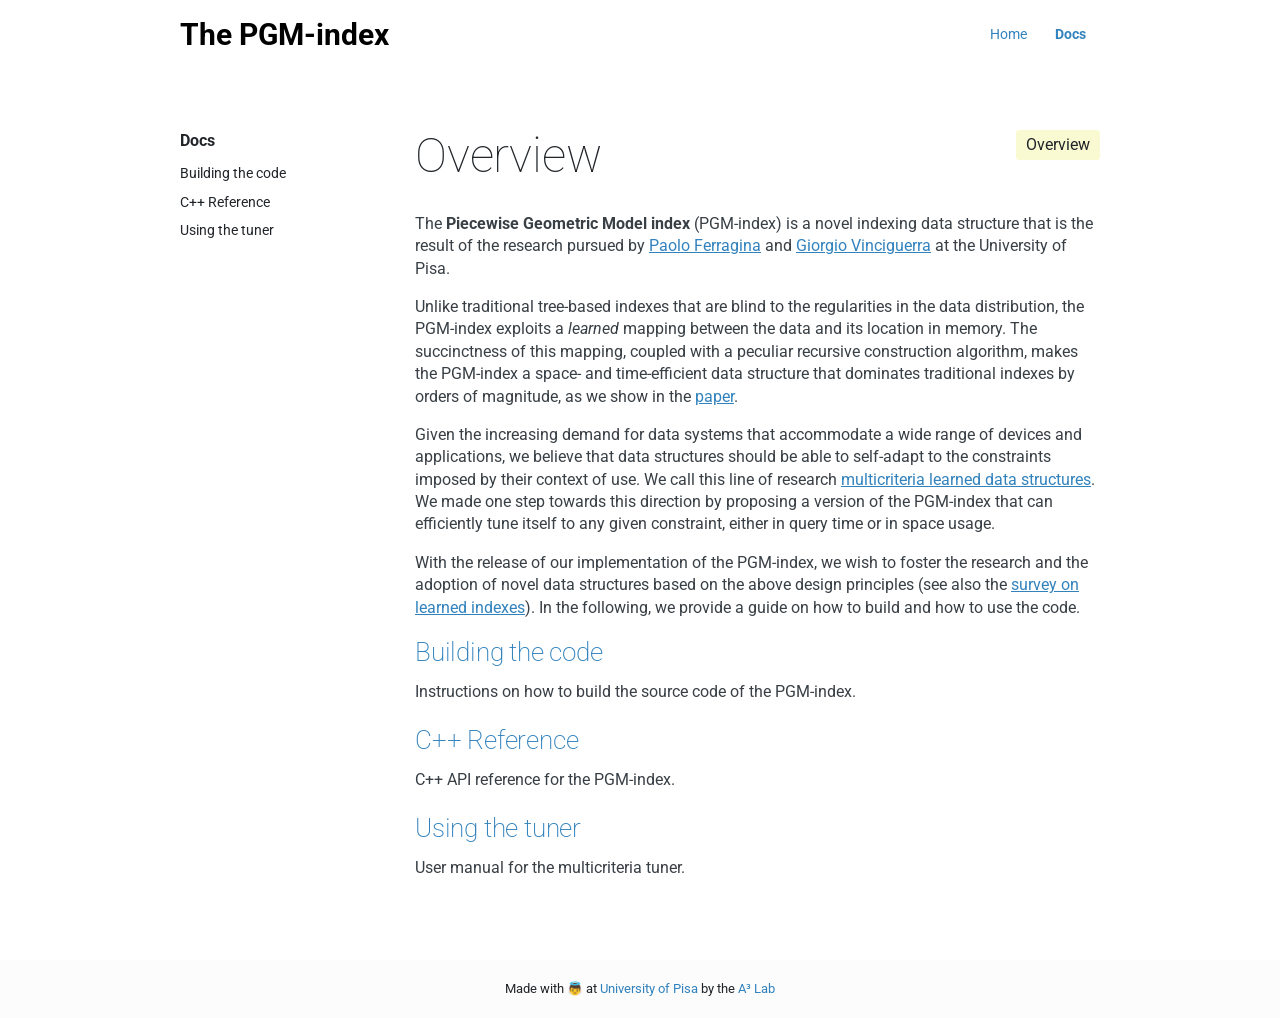
<file: docs/index.html>
<!DOCTYPE html>
<html lang="en">

<head>
  <meta charset="utf-8">
  <meta http-equiv="x-ua-compatible" content="ie=edge">
  <title>Overview - The PGM-index</title>
  <meta name="viewport" content="width=device-width, initial-scale=1">
  
  <link rel="icon" href="https://pgm.di.unipi.it/favicon.png">

  
  
  <link rel="stylesheet" href="/css/style.min.61d8cde5a12c74d3a0d83f3e3ef8998e0c155b035e09e2d8c60236ea7c11ce25.css">
  

  

</head>

<body class='page page-default-list'>
  <div id="main-menu-mobile" class="main-menu-mobile">
  <ul>
    
    
    <li class="menu-item-home">
      <a href="/">
        <span>Home</span>
      </a>
    </li>
    
    <li class="menu-item-docs active">
      <a href="/docs/">
        <span>Docs</span>
      </a>
    </li>
    
  </ul>
</div>
  <div class="wrapper">
    <div class='header'>
  <div class="container">
    <div class="logo">
      <a href="https://pgm.di.unipi.it">The PGM-index</a>
    </div>
    <div class="logo-mobile">
      <a href="https://pgm.di.unipi.it">The PGM-index</a>
    </div>
    <div id="main-menu" class="main-menu">
  <ul>
    
    
    <li class="menu-item-home">
      <a href="/">
        <span>Home</span>
      </a>
    </li>
    
    <li class="menu-item-docs active">
      <a href="/docs/">
        <span>Docs</span>
      </a>
    </li>
    
  </ul>
</div>
    <button id="toggle-main-menu-mobile" class="hamburger hamburger--slider" type="button">
  <span class="hamburger-box">
    <span class="hamburger-inner"></span>
  </span>
</button>
  </div>
</div>


    
    
    
    
    
    

    
    <div class="container pt-2 pt-md-6 pb-3 pb-md-6">
      <div class="row">
        <div class="col-12 col-md-3 mb-3">
          <div class="sidebar">
            
<div class="docs-menu">
  <h4>Docs</h4>
  <ul>
    
    <li class="">
      <a href="https://pgm.di.unipi.it/docs/building-the-code/">Building the code</a>
    </li>
    
    <li class="">
      <a href="https://pgm.di.unipi.it/docs/cpp-reference/">C&#43;&#43; Reference</a>
    </li>
    
    <li class="">
      <a href="https://pgm.di.unipi.it/docs/tuner/">Using the tuner</a>
    </li>
    
  </ul>
</div>

          </div>
        </div>
        <div class="col-12 col-md-9">
          

<span class="overview">Overview</span>
<h1 class="title">Overview</h1>
<div class="content">
  <p>The <strong>Piecewise Geometric Model index</strong> (PGM-index) is a novel indexing data structure that is the result of the research pursued by <a href="http://pages.di.unipi.it/ferragina/">Paolo Ferragina</a> and <a href="http://pages.di.unipi.it/vinciguerra/">Giorgio Vinciguerra</a> at the University of Pisa.</p>
<p>Unlike traditional tree-based indexes that are blind to the regularities in the data distribution, the PGM-index exploits a <em>learned</em> mapping between the data and its location in memory. The succinctness of this mapping, coupled with a peculiar recursive construction algorithm, makes the PGM-index a space- and time-efficient data structure that dominates traditional indexes by orders of magnitude, as we show in the <a href="https://dl.acm.org/doi/pdf/10.14778/3389133.3389135">paper</a>.</p>
<p>Given the increasing demand for data systems that accommodate a wide range of devices and applications, we believe that data structures should be able to self-adapt to the constraints imposed by their context of use. We call this line of research <a href="http://learned.di.unipi.it">multicriteria learned data structures</a>. We made one step towards this direction by proposing a version of the PGM-index that can efficiently tune itself to any given constraint, either in query time or in space usage.</p>
<p>With the release of our implementation of the PGM-index, we wish to foster the research and the adoption of novel data structures based on the above design principles (see also the <a href="http://acube.di.unipi.it/news/learned-data-structures-survey/">survey on learned indexes</a>). In the following, we provide a guide on how to build and how to use the code.</p>

</div>


<div class="summary mb-2">
  
  <h2 class="title-summary"><a href="/docs/building-the-code/">Building the code</a></h2>
  <p>Instructions on how to build the source code of the PGM-index.</p>
</div>


<div class="summary mb-2">
  
  <h2 class="title-summary"><a href="/docs/cpp-reference/">C&#43;&#43; Reference</a></h2>
  <p>C++ API reference for the PGM-index.</p>
</div>


<div class="summary mb-2">
  
  <h2 class="title-summary"><a href="/docs/tuner/">Using the tuner</a></h2>
  <p>User manual for the multicriteria tuner.</p>
</div>




        </div>
      </div>
    </div>
    
  </div>

  <div class="footer">
  Made with 👼 at <a href="https://www.di.unipi.it/en/">University of Pisa</a> by the <a href="http://acube.di.unipi.it">A³ Lab</a>
</div>

  

  
  

  
  <script type="text/javascript" src="/js/scripts.min.1237ff71925bb8625c97a9af8db4c54525258bedfd7c47493daaff723bea755e.js"></script>
  

  
  
  
    
  


</body>

</html>
</file>
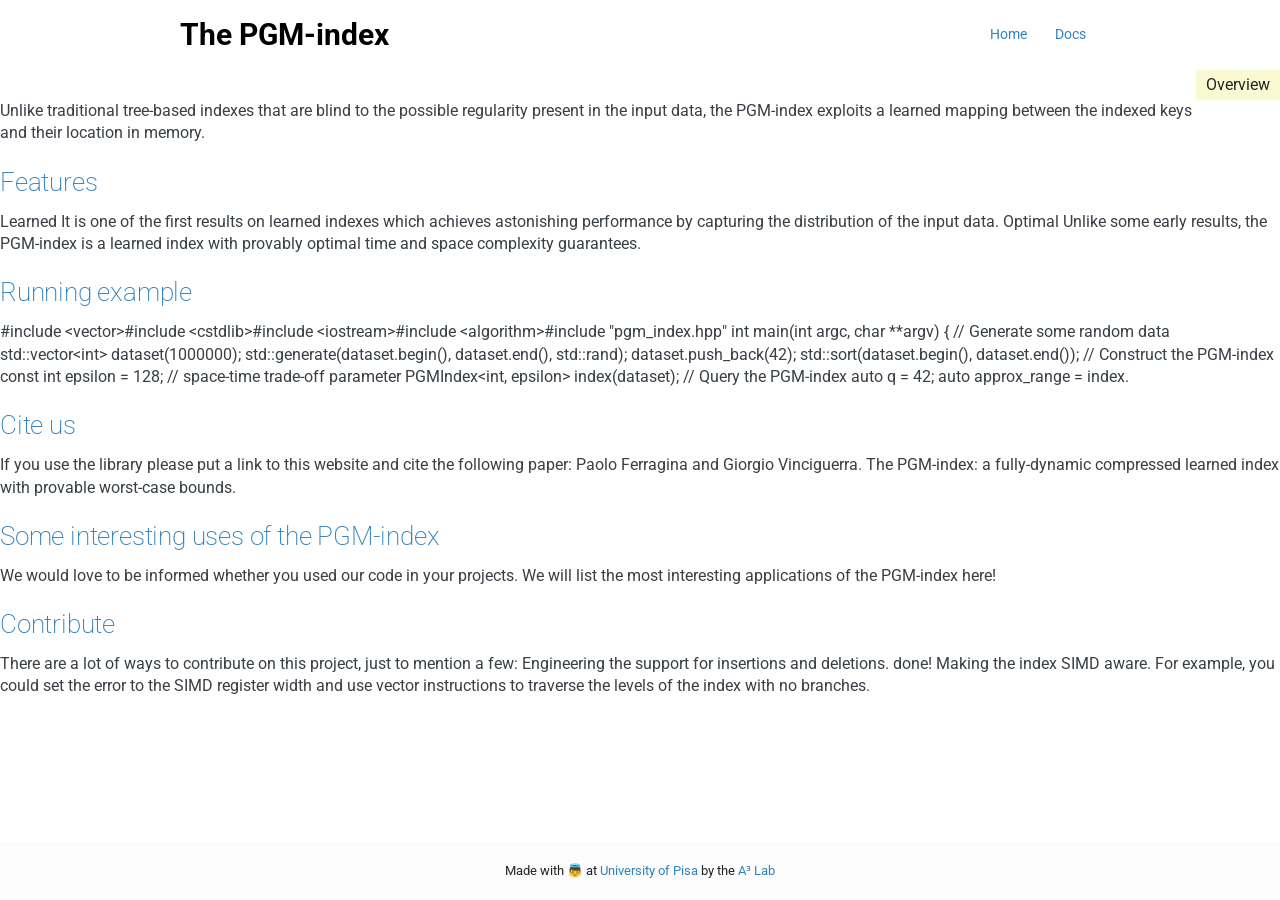
<file: widgets/index.html>
<!DOCTYPE html>
<html lang="en">

<head>
  <meta charset="utf-8">
  <meta http-equiv="x-ua-compatible" content="ie=edge">
  <title> - The PGM-index</title>
  <meta name="viewport" content="width=device-width, initial-scale=1">
  
  <link rel="icon" href="https://pgm.di.unipi.it/favicon.png">

  
  
  <link rel="stylesheet" href="/css/style.min.61d8cde5a12c74d3a0d83f3e3ef8998e0c155b035e09e2d8c60236ea7c11ce25.css">
  

  

</head>

<body class='page page-default-list'>
  <div id="main-menu-mobile" class="main-menu-mobile">
  <ul>
    
    
    <li class="menu-item-home">
      <a href="/">
        <span>Home</span>
      </a>
    </li>
    
    <li class="menu-item-docs">
      <a href="/docs/">
        <span>Docs</span>
      </a>
    </li>
    
  </ul>
</div>
  <div class="wrapper">
    <div class='header'>
  <div class="container">
    <div class="logo">
      <a href="https://pgm.di.unipi.it">The PGM-index</a>
    </div>
    <div class="logo-mobile">
      <a href="https://pgm.di.unipi.it">The PGM-index</a>
    </div>
    <div id="main-menu" class="main-menu">
  <ul>
    
    
    <li class="menu-item-home">
      <a href="/">
        <span>Home</span>
      </a>
    </li>
    
    <li class="menu-item-docs">
      <a href="/docs/">
        <span>Docs</span>
      </a>
    </li>
    
  </ul>
</div>
    <button id="toggle-main-menu-mobile" class="hamburger hamburger--slider" type="button">
  <span class="hamburger-box">
    <span class="hamburger-inner"></span>
  </span>
</button>
  </div>
</div>


    
    
    
    

    
    

<span class="overview">Overview</span>
<h1 class="title"></h1>
<div class="content">
  
</div>


<div class="summary mb-2">
  
  <h2 class="title-summary"><a href="/widgets/description/"></a></h2>
  <p>Unlike traditional tree-based indexes that are blind to the possible regularity present in the input data, the PGM-index exploits a learned mapping between the indexed keys and their location in memory.</p>
</div>


<div class="summary mb-2">
  
  <h2 class="title-summary"><a href="/widgets/features/">Features</a></h2>
  <p>Learned It is one of the first results on learned indexes which achieves astonishing performance by capturing the distribution of the input data.    Optimal Unlike some early results, the PGM&#8209;index is a learned index with provably optimal time and space complexity guarantees.</p>
</div>


<div class="summary mb-2">
  
  <h2 class="title-summary"><a href="/widgets/running-example/">Running example</a></h2>
  <p>#include &lt;vector&gt;#include &lt;cstdlib&gt;#include &lt;iostream&gt;#include &lt;algorithm&gt;#include &#34;pgm_index.hpp&#34; int main(int argc, char **argv) { // Generate some random data  std::vector&lt;int&gt; dataset(1000000); std::generate(dataset.begin(), dataset.end(), std::rand); dataset.push_back(42); std::sort(dataset.begin(), dataset.end()); // Construct the PGM-index  const int epsilon = 128; // space-time trade-off parameter  PGMIndex&lt;int, epsilon&gt; index(dataset); // Query the PGM-index  auto q = 42; auto approx_range = index.</p>
</div>


<div class="summary mb-2">
  
  <h2 class="title-summary"><a href="/widgets/cite/">Cite us</a></h2>
  <p>If you use the library please put a link to this website and cite the following paper:
Paolo Ferragina and Giorgio Vinciguerra. The PGM-index: a fully-dynamic compressed learned index with provable worst-case bounds.</p>
</div>


<div class="summary mb-2">
  
  <h2 class="title-summary"><a href="/widgets/applications/">Some interesting uses of the PGM-index</a></h2>
  <p>We would love to be informed whether you used our code in your projects. We will list the most interesting applications of the PGM-index here!</p>
</div>


<div class="summary mb-2">
  
  <h2 class="title-summary"><a href="/widgets/contribute/">Contribute</a></h2>
  <p>There are a lot of ways to contribute on this project, just to mention a few:
 Engineering the support for insertions and deletions. done! Making the index SIMD aware. For example, you could set the error to the SIMD register width and use vector instructions to traverse the levels of the index with no branches.</p>
</div>




    
  </div>

  <div class="footer">
  Made with 👼 at <a href="https://www.di.unipi.it/en/">University of Pisa</a> by the <a href="http://acube.di.unipi.it">A³ Lab</a>
</div>

  

  
  

  
  <script type="text/javascript" src="/js/scripts.min.1237ff71925bb8625c97a9af8db4c54525258bedfd7c47493daaff723bea755e.js"></script>
  

  
  
  
    
  


</body>

</html>
</file>
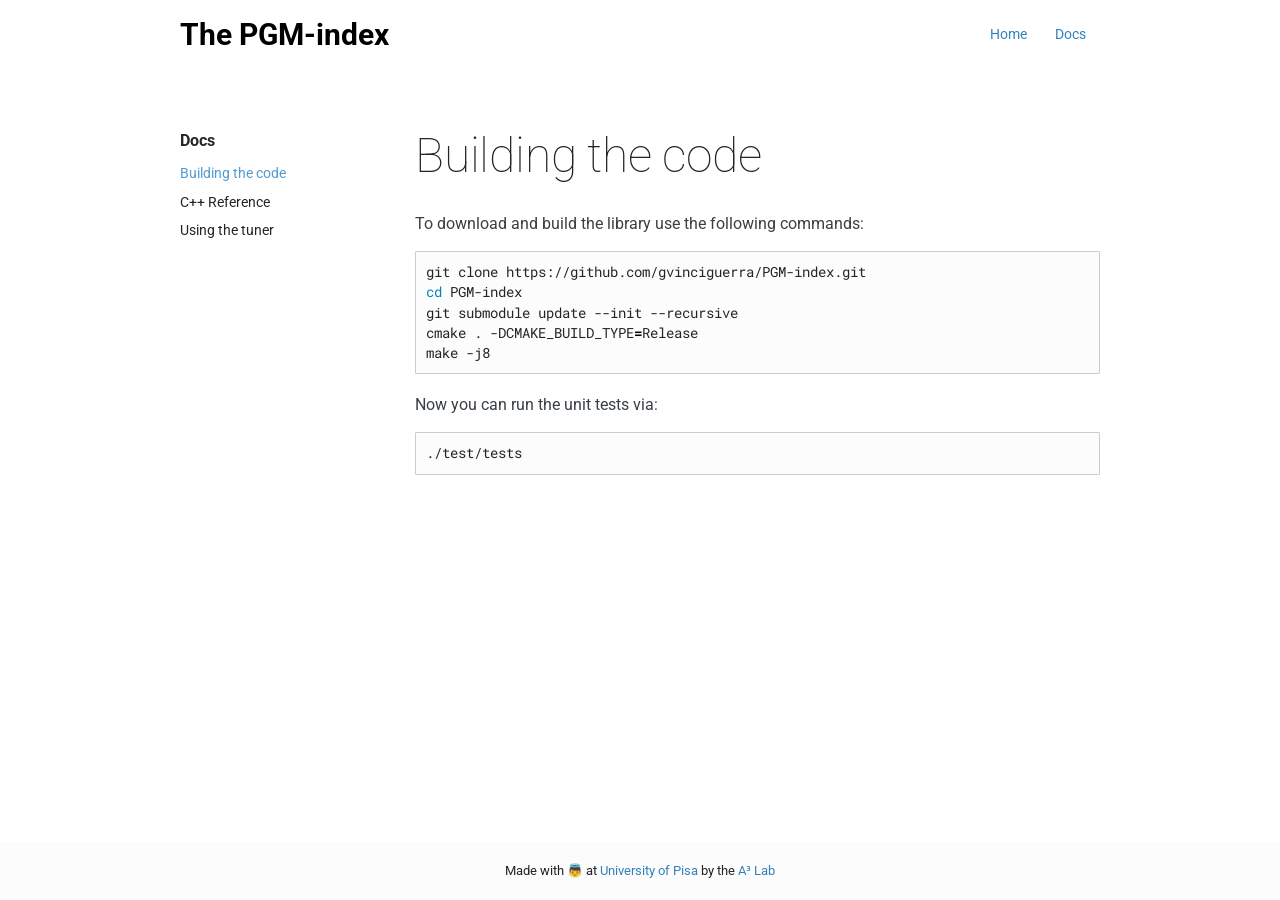
<file: docs/building-the-code/index.html>
<!DOCTYPE html>
<html lang="en">

<head>
  <meta charset="utf-8">
  <meta http-equiv="x-ua-compatible" content="ie=edge">
  <title>Building the code - The PGM-index</title>
  <meta name="viewport" content="width=device-width, initial-scale=1">
  
  <link rel="icon" href="https://pgm.di.unipi.it/favicon.png">

  
  
  <link rel="stylesheet" href="/css/style.min.61d8cde5a12c74d3a0d83f3e3ef8998e0c155b035e09e2d8c60236ea7c11ce25.css">
  

  

</head>

<body class='page page-default-single'>
  <div id="main-menu-mobile" class="main-menu-mobile">
  <ul>
    
    
    <li class="menu-item-home">
      <a href="/">
        <span>Home</span>
      </a>
    </li>
    
    <li class="menu-item-docs">
      <a href="/docs/">
        <span>Docs</span>
      </a>
    </li>
    
  </ul>
</div>
  <div class="wrapper">
    <div class='header'>
  <div class="container">
    <div class="logo">
      <a href="https://pgm.di.unipi.it">The PGM-index</a>
    </div>
    <div class="logo-mobile">
      <a href="https://pgm.di.unipi.it">The PGM-index</a>
    </div>
    <div id="main-menu" class="main-menu">
  <ul>
    
    
    <li class="menu-item-home">
      <a href="/">
        <span>Home</span>
      </a>
    </li>
    
    <li class="menu-item-docs">
      <a href="/docs/">
        <span>Docs</span>
      </a>
    </li>
    
  </ul>
</div>
    <button id="toggle-main-menu-mobile" class="hamburger hamburger--slider" type="button">
  <span class="hamburger-box">
    <span class="hamburger-inner"></span>
  </span>
</button>
  </div>
</div>


    
    
    
    
    
    

    
    <div class="container pt-2 pt-md-6 pb-3 pb-md-6">
      <div class="row">
        <div class="col-12 col-md-3 mb-3">
          <div class="sidebar">
            
<div class="docs-menu">
  <h4>Docs</h4>
  <ul>
    
    <li class="active ">
      <a href="https://pgm.di.unipi.it/docs/building-the-code/">Building the code</a>
    </li>
    
    <li class="">
      <a href="https://pgm.di.unipi.it/docs/cpp-reference/">C&#43;&#43; Reference</a>
    </li>
    
    <li class="">
      <a href="https://pgm.di.unipi.it/docs/tuner/">Using the tuner</a>
    </li>
    
  </ul>
</div>

          </div>
        </div>
        <div class="col-12 col-md-9">
          
<h1 class="title">Building the code</h1>
<div class="content ">
  <p>To download and build the library use the following commands:</p>
<div class="highlight"><pre class="chroma"><code class="language-bash" data-lang="bash">git clone https://github.com/gvinciguerra/PGM-index.git
<span class="nb">cd</span> PGM-index
git submodule update --init --recursive
cmake . -DCMAKE_BUILD_TYPE<span class="o">=</span>Release
make -j8
</code></pre></div><p>Now you can run the unit tests via:</p>
<div class="highlight"><pre class="chroma"><code class="language-fallback" data-lang="fallback">./test/tests
</code></pre></div>
</div>
</div>

        </div>
      </div>
    </div>
    
  </div>

  <div class="footer">
  Made with 👼 at <a href="https://www.di.unipi.it/en/">University of Pisa</a> by the <a href="http://acube.di.unipi.it">A³ Lab</a>
</div>

  

  
  

  
  <script type="text/javascript" src="/js/scripts.min.1237ff71925bb8625c97a9af8db4c54525258bedfd7c47493daaff723bea755e.js"></script>
  

  
  
  
    
  


</body>

</html>
</file>
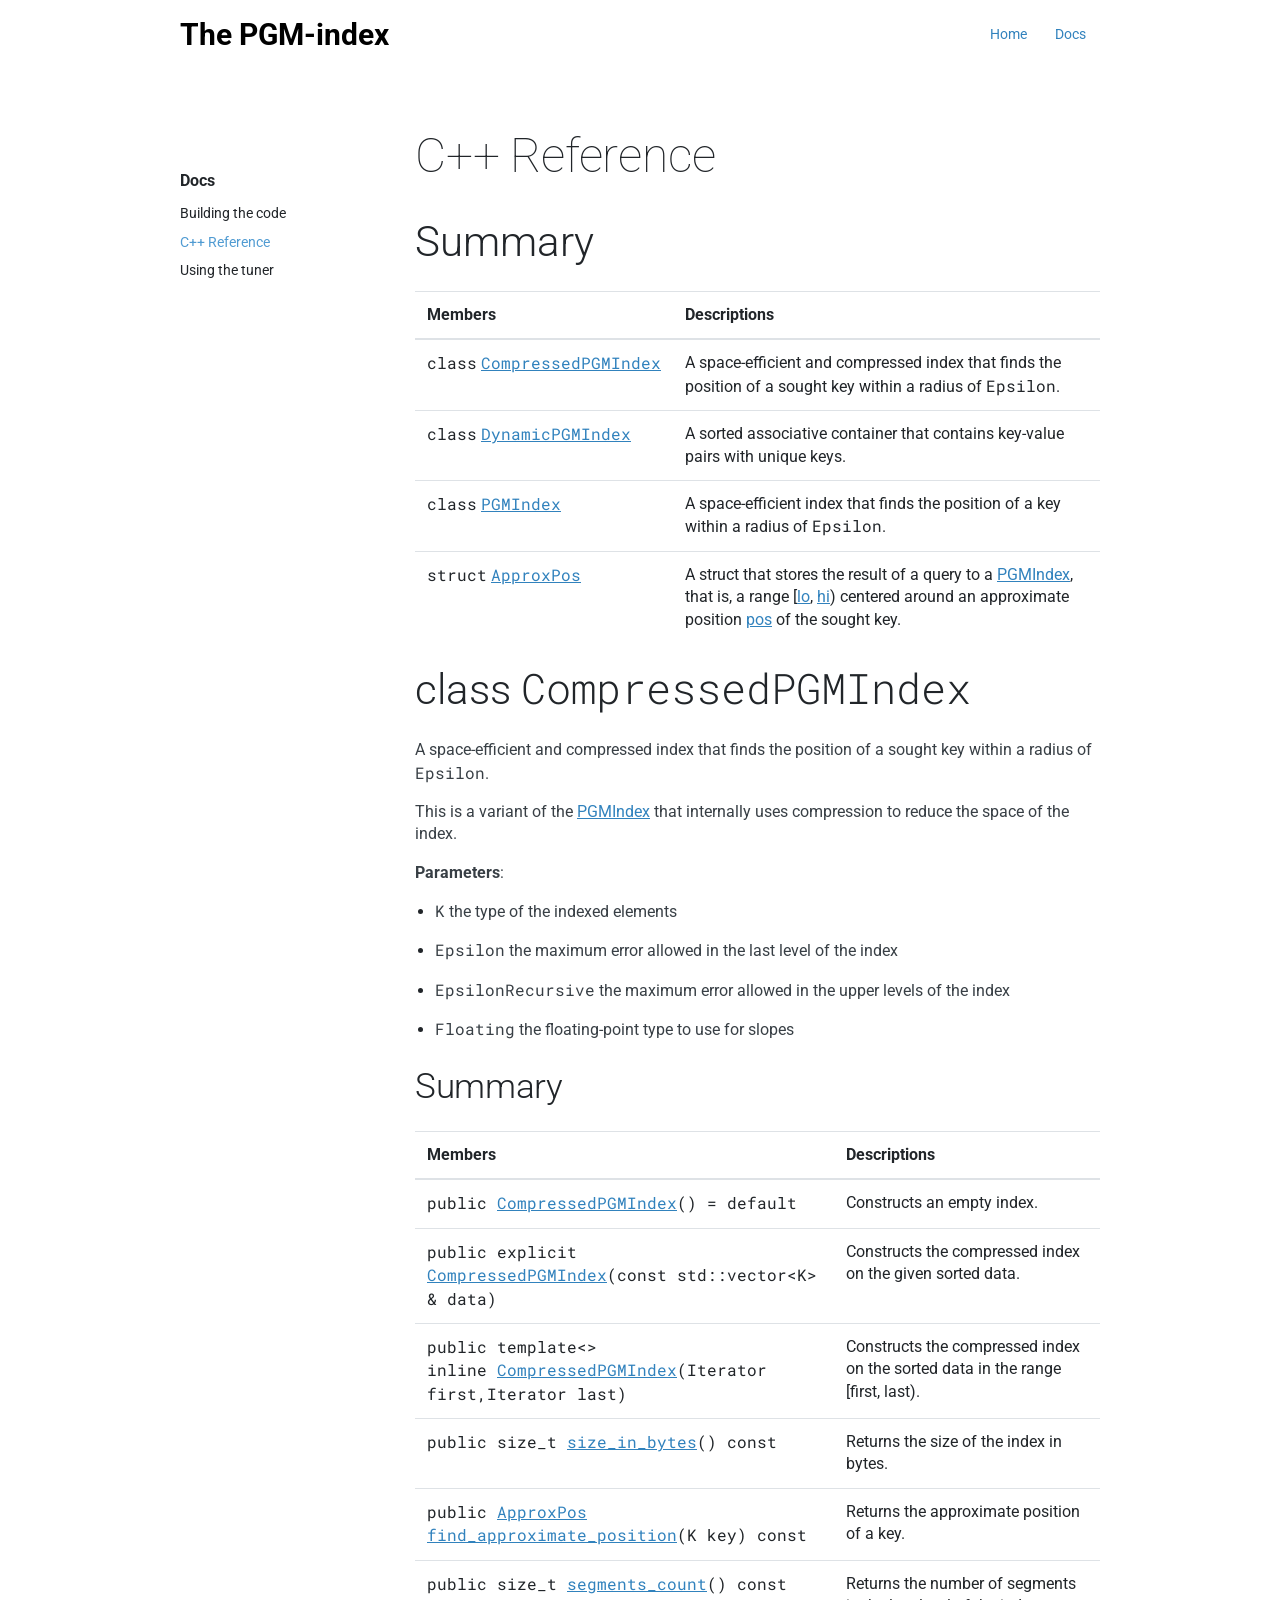
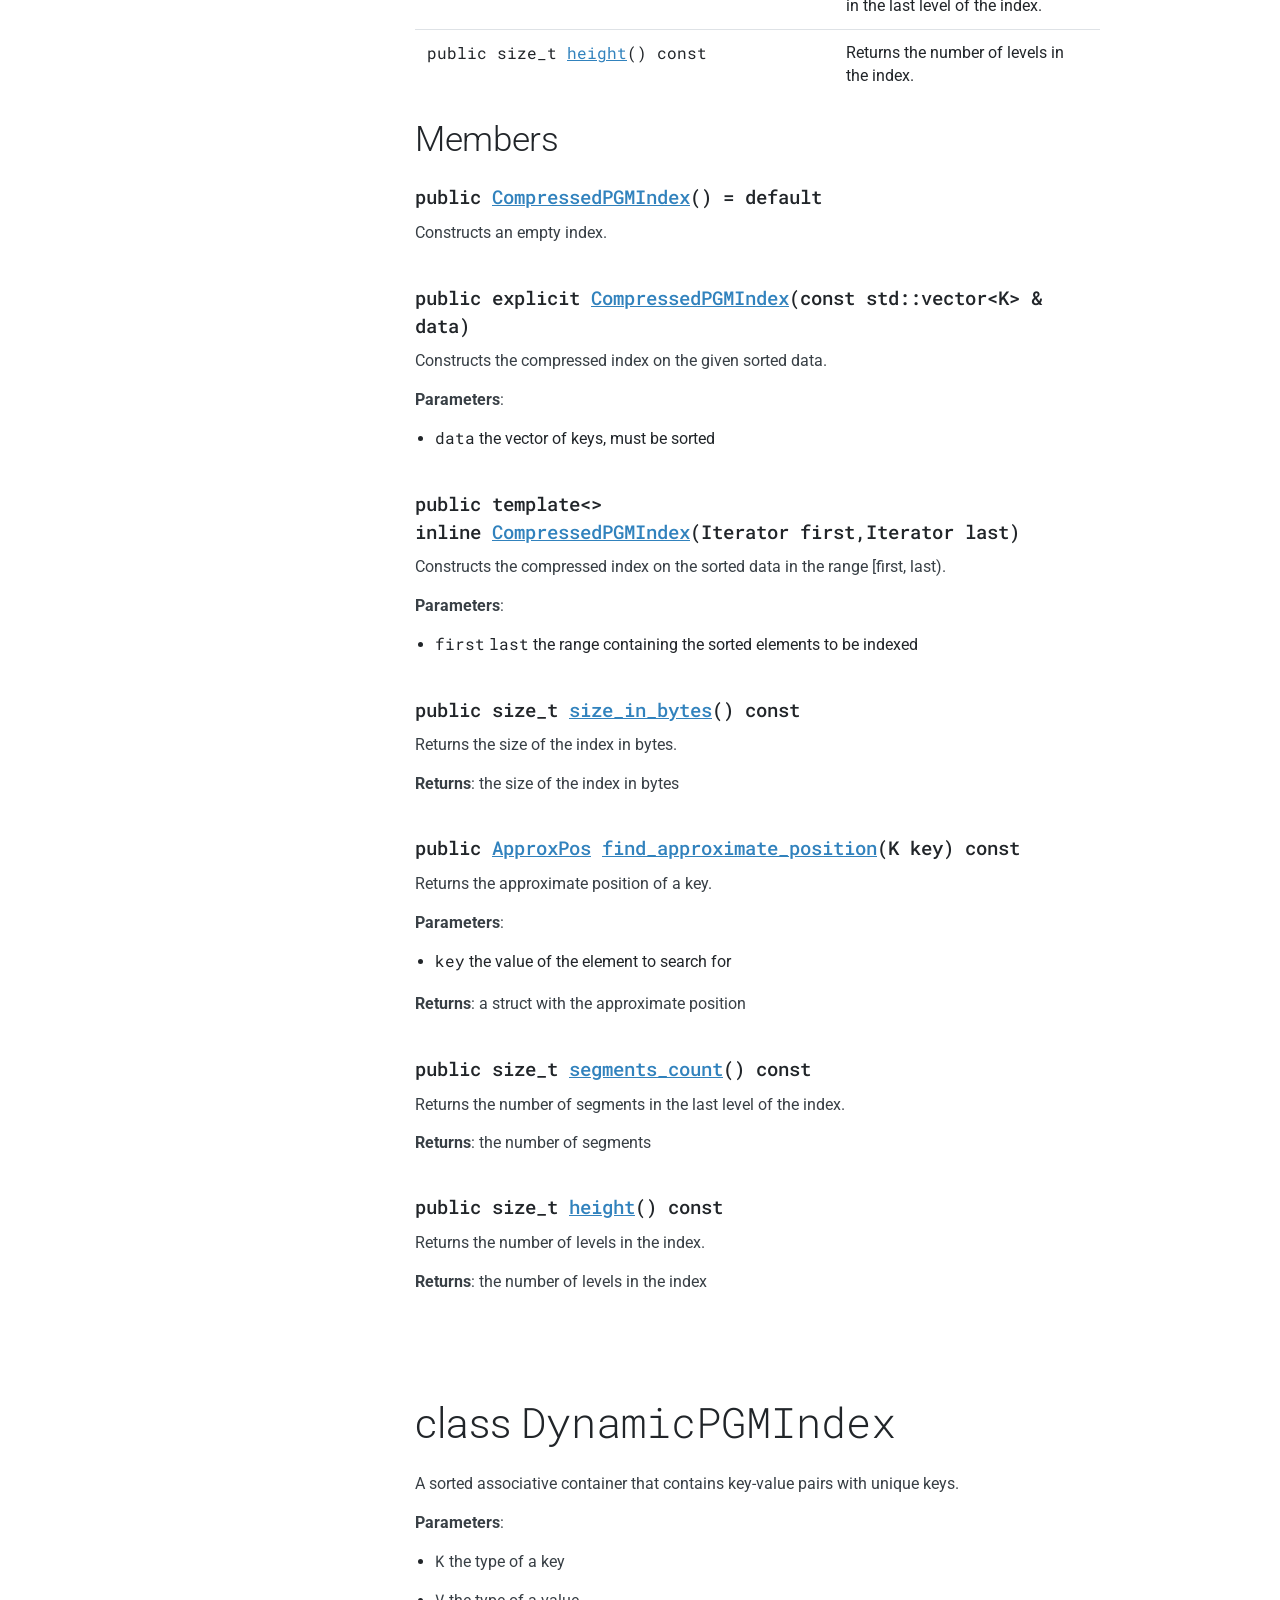
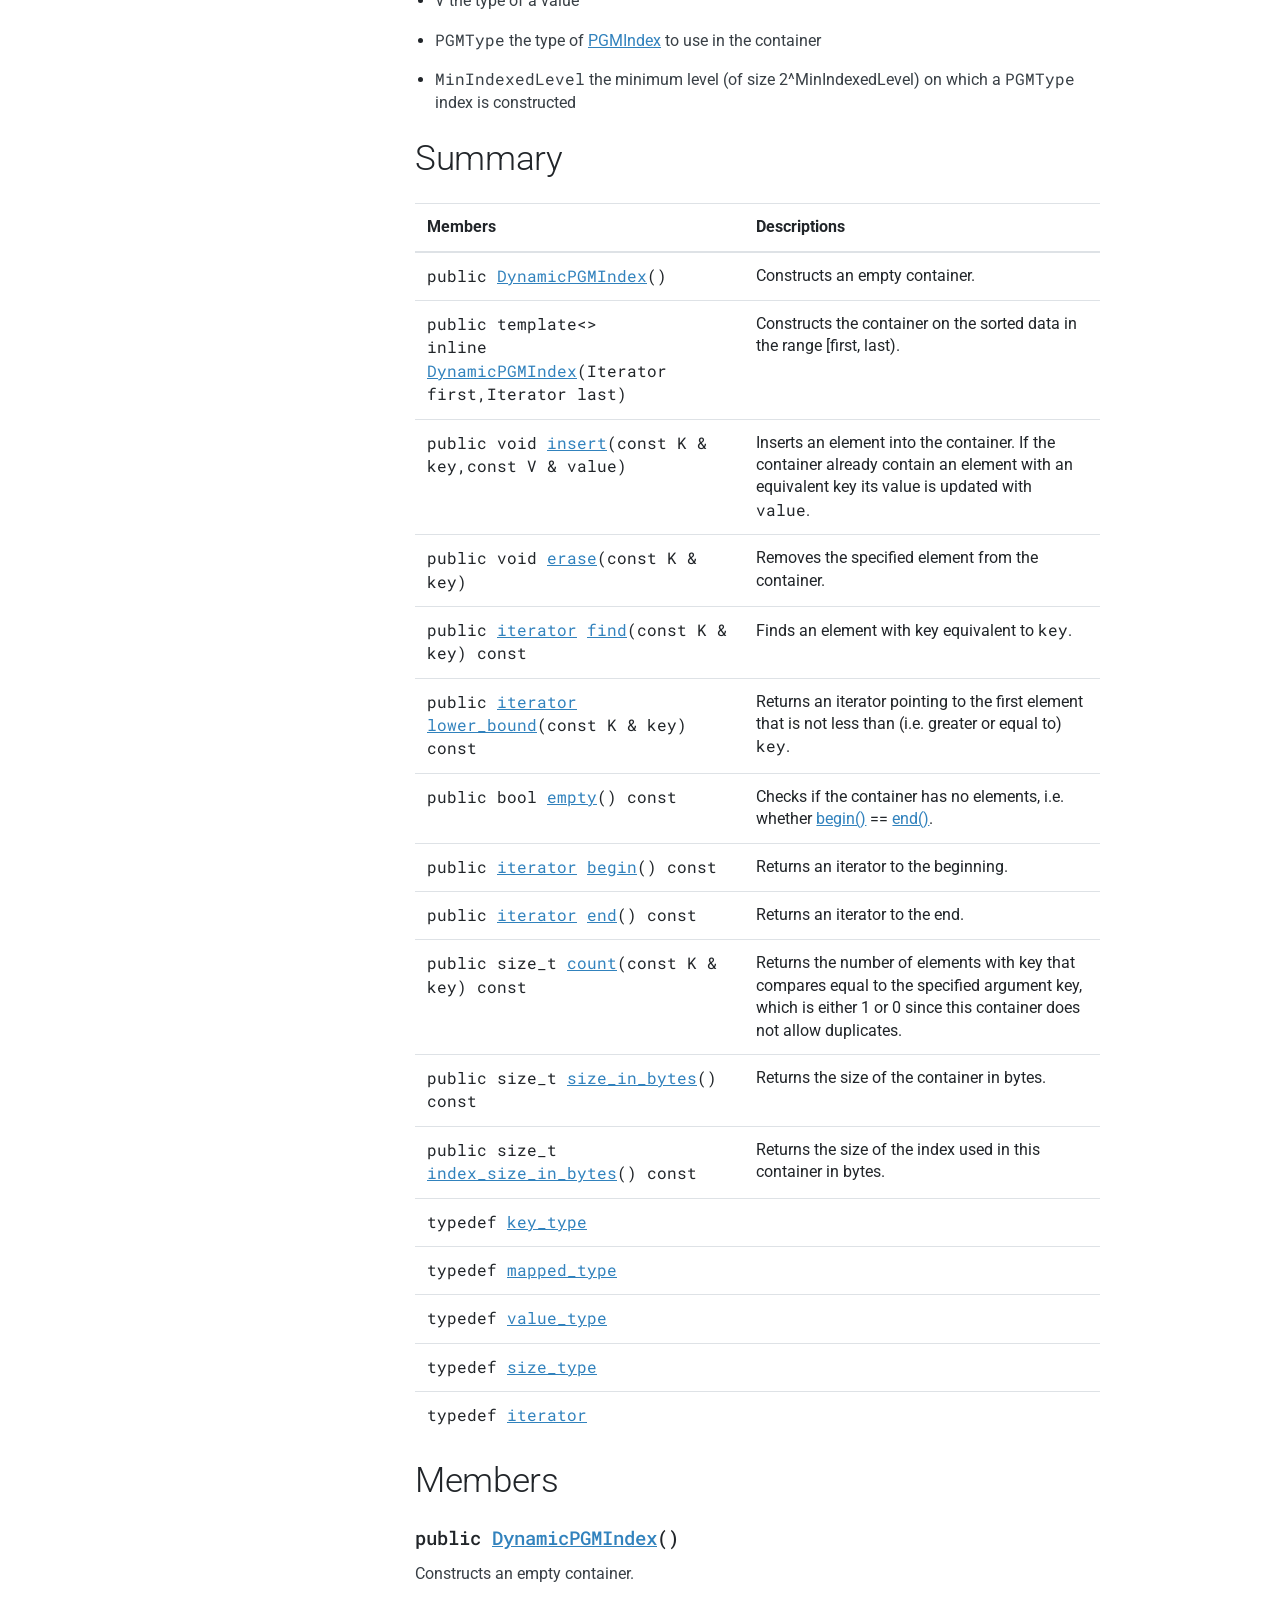
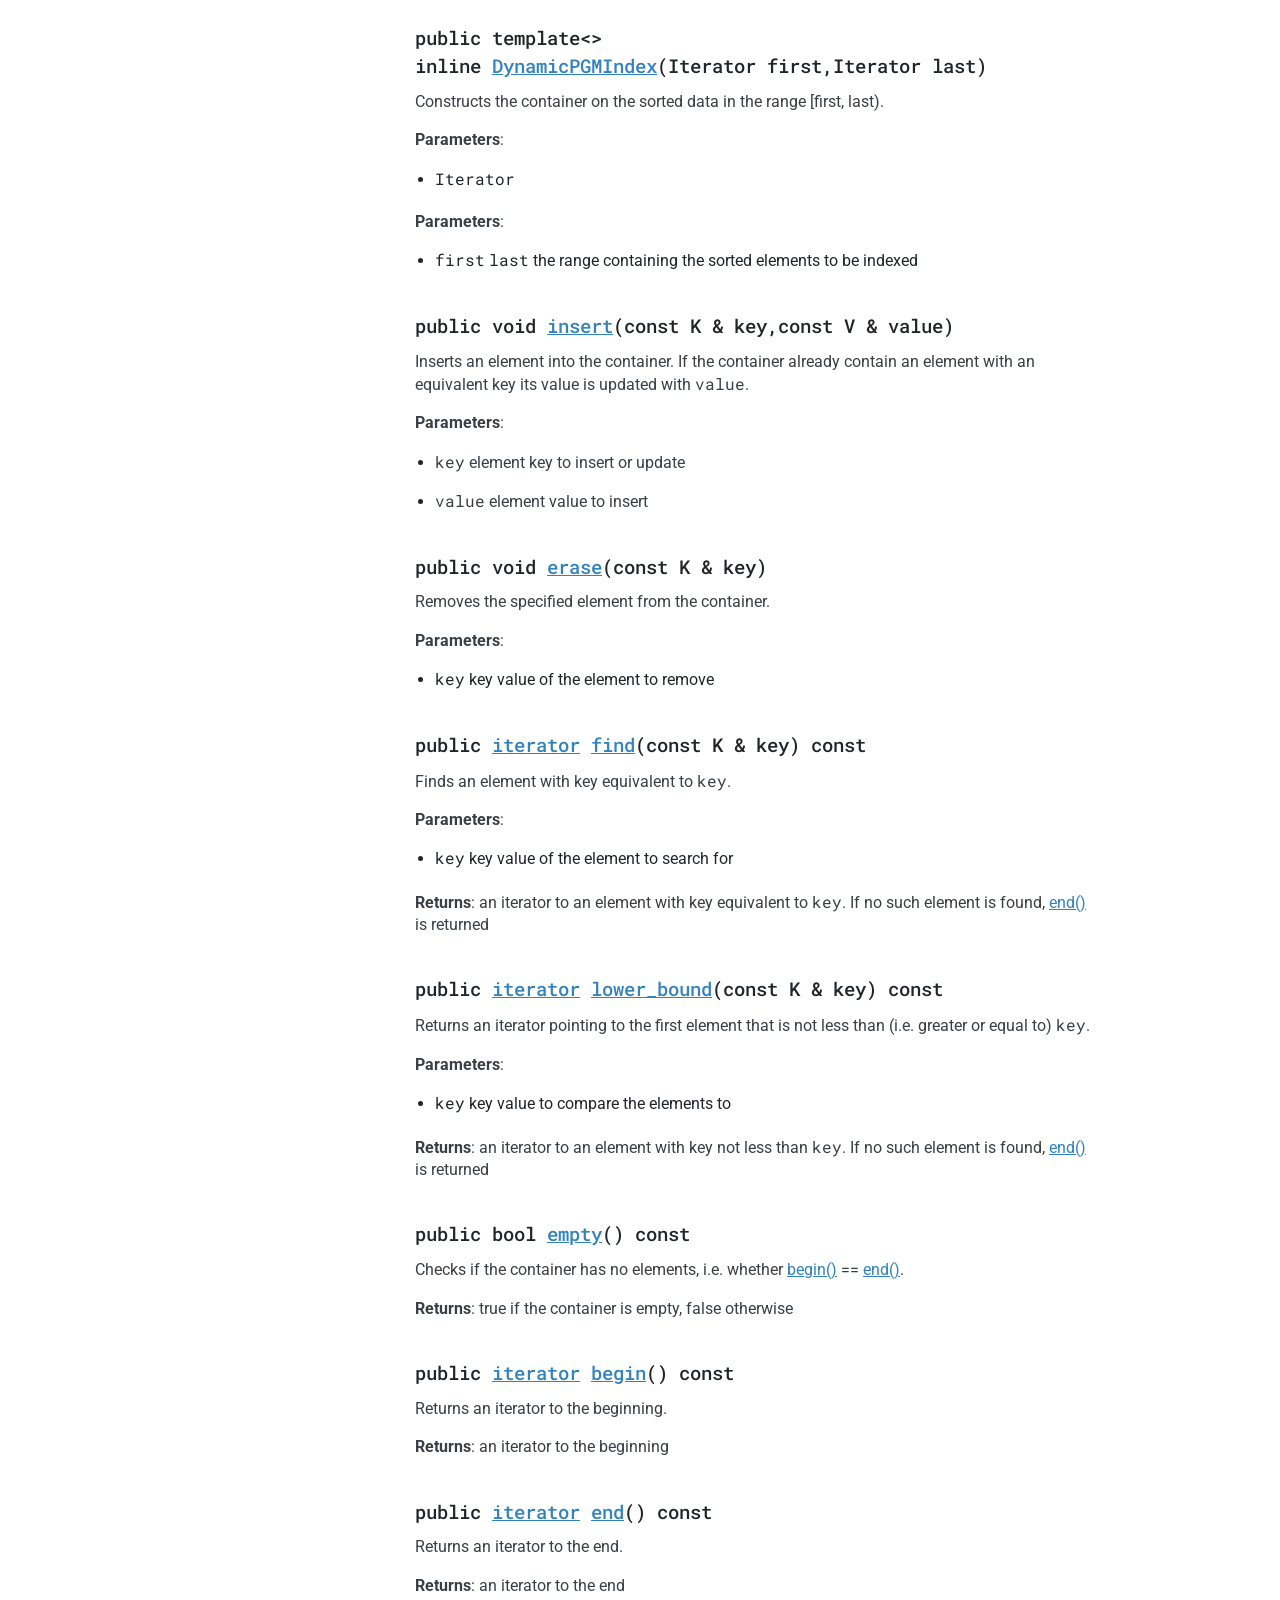
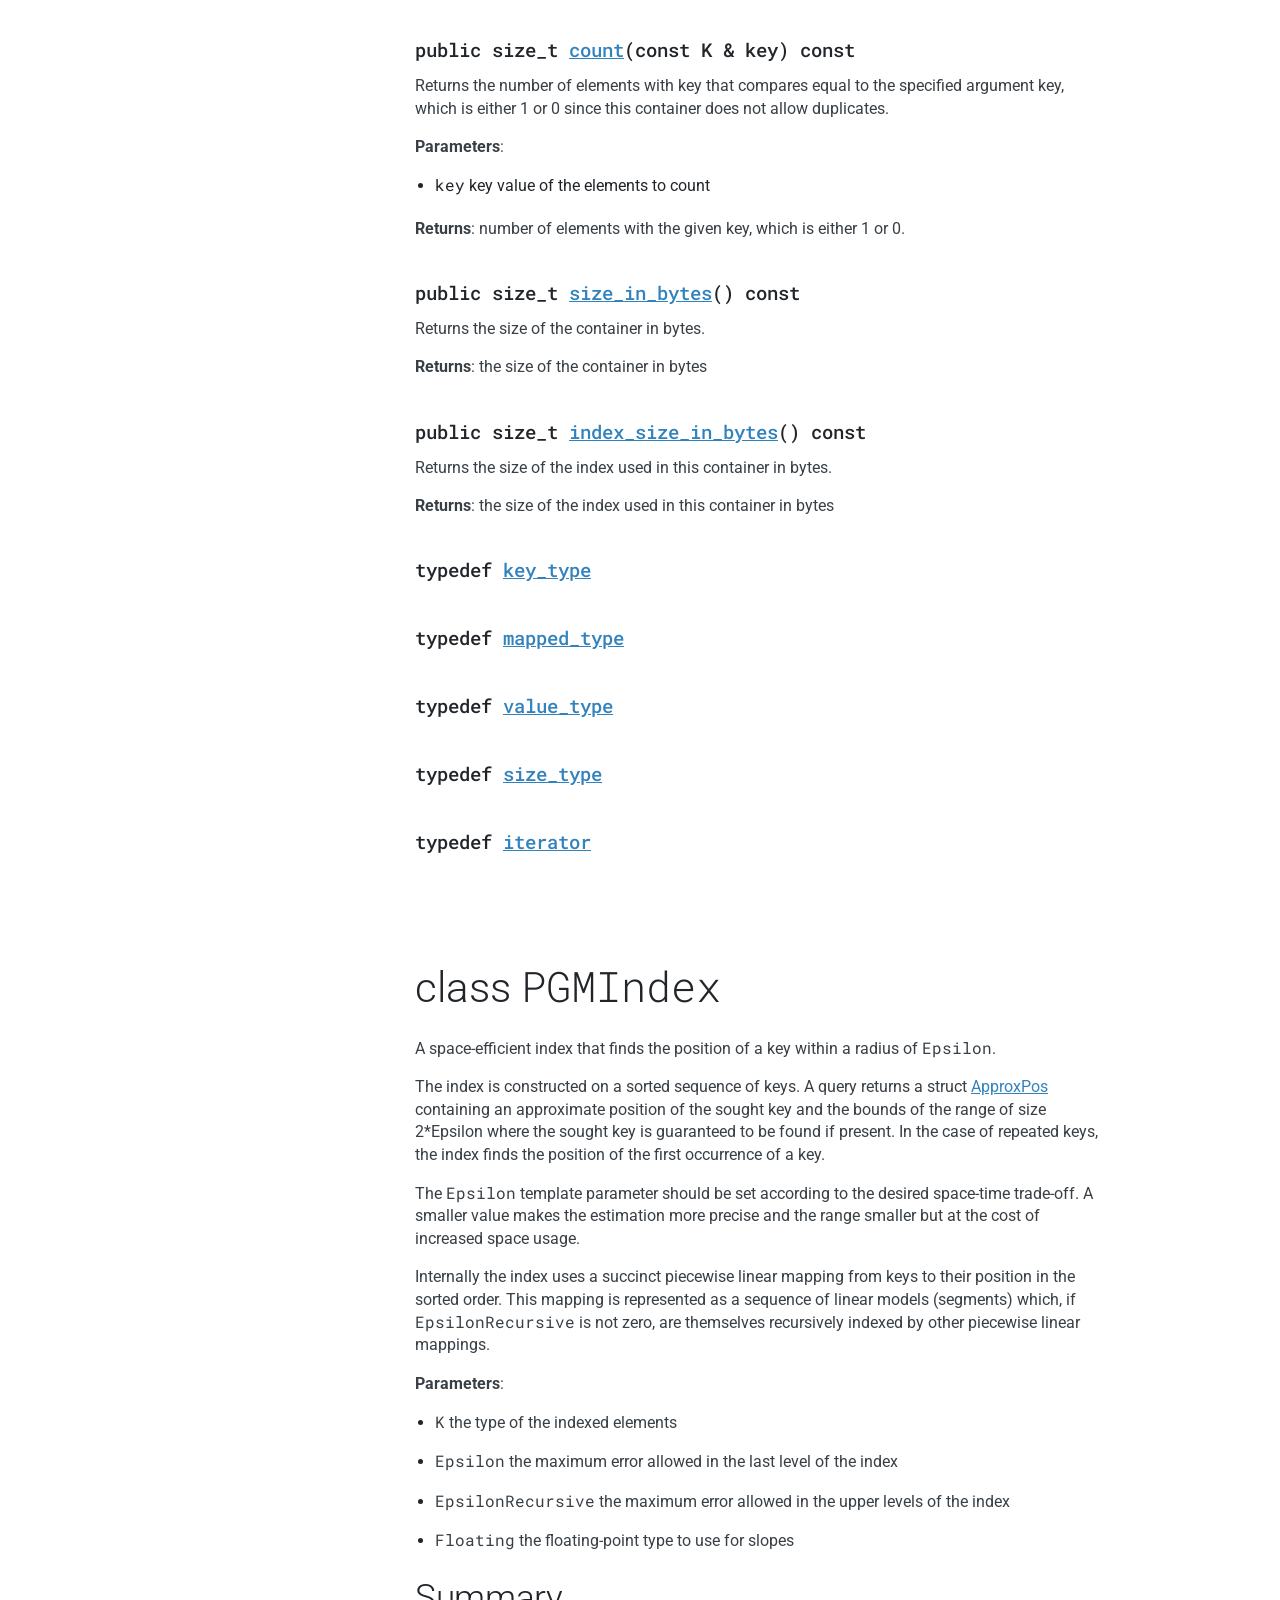
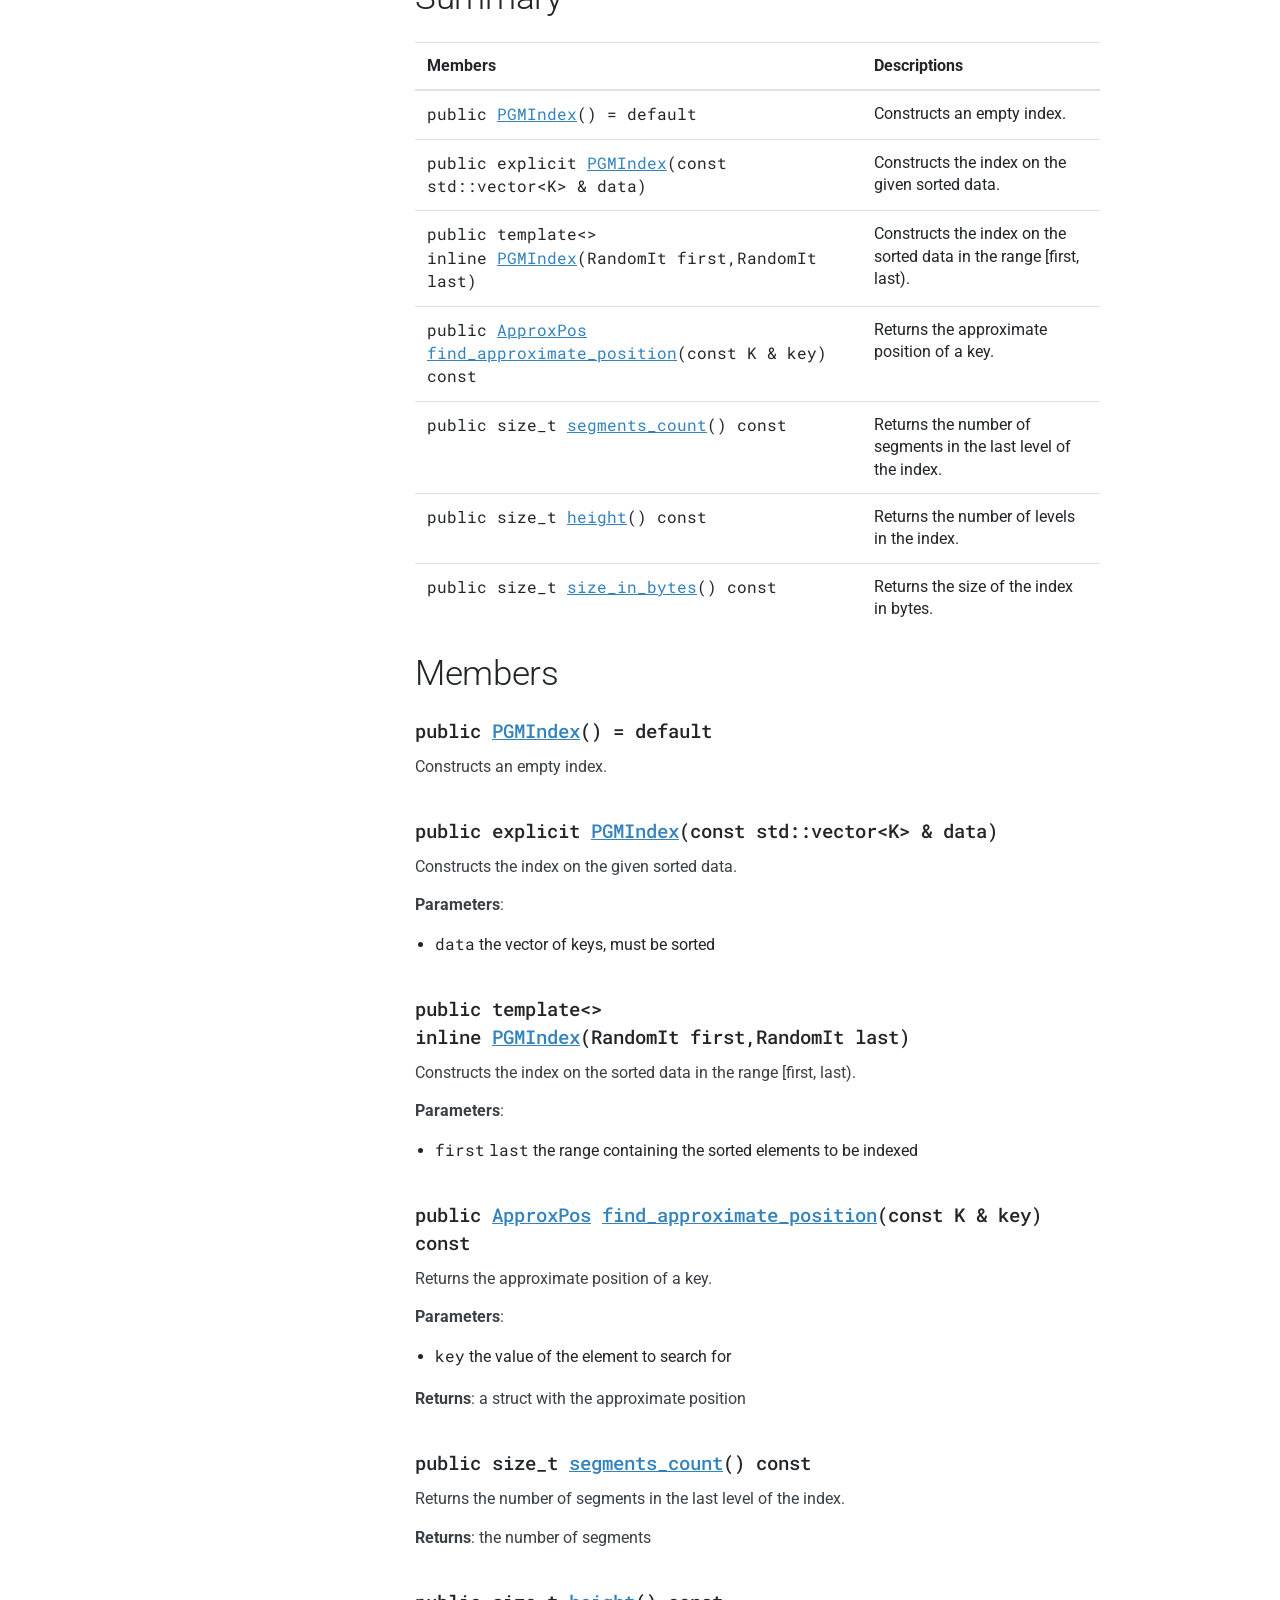
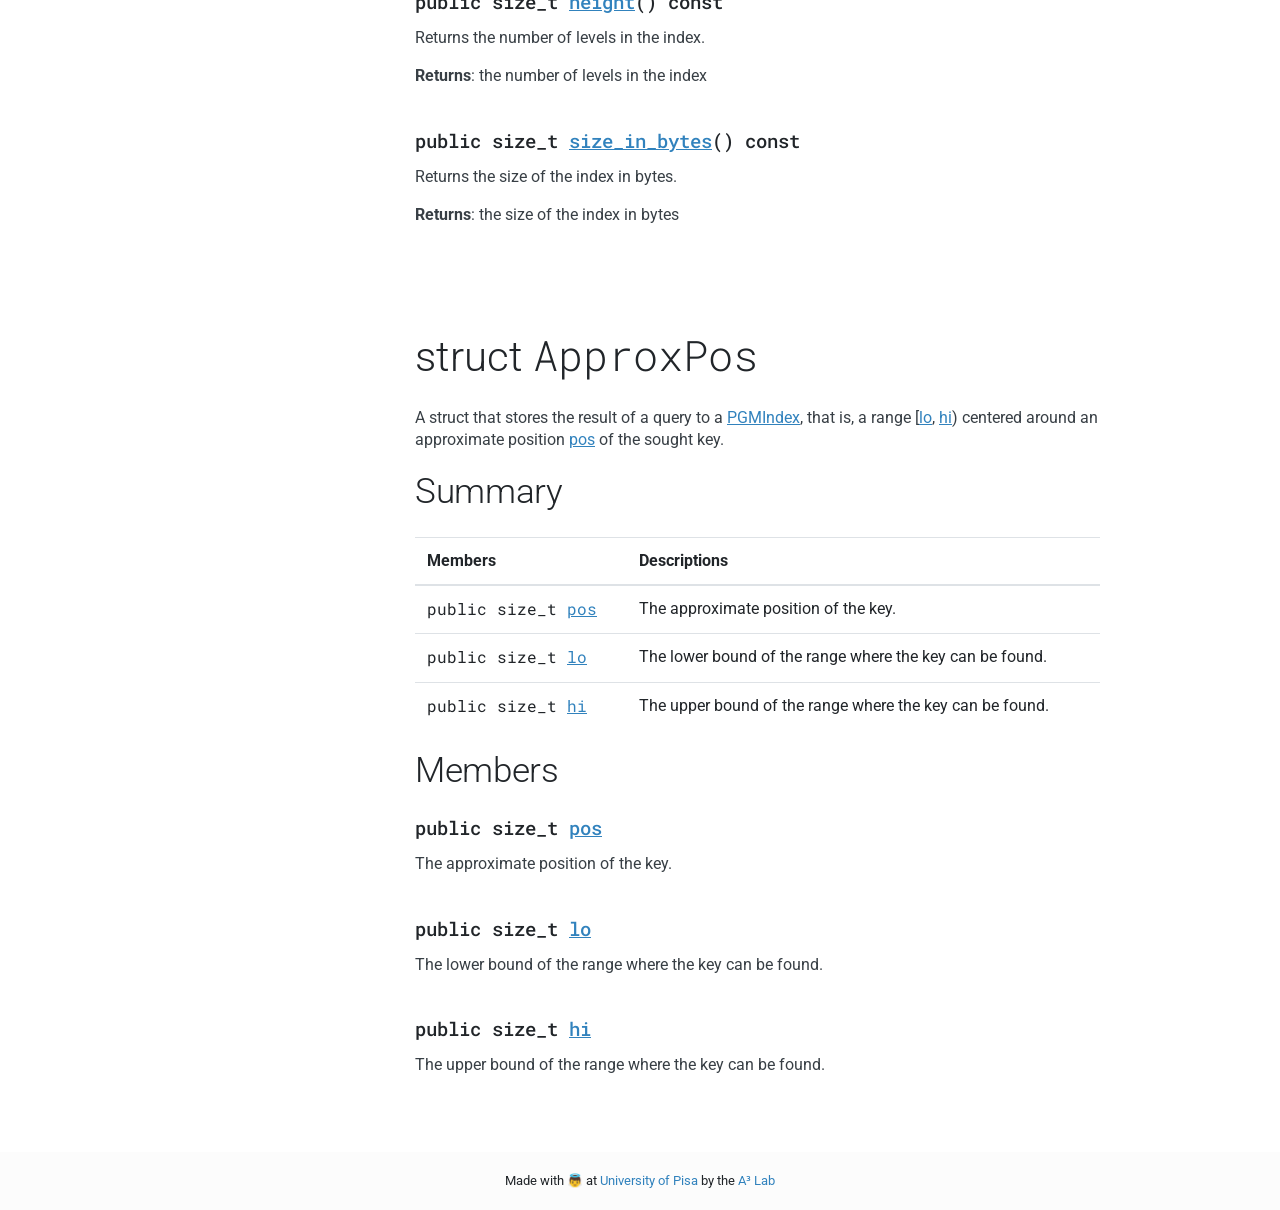
<file: docs/cpp-reference/index.html>
<!DOCTYPE html>
<html lang="en">

<head>
  <meta charset="utf-8">
  <meta http-equiv="x-ua-compatible" content="ie=edge">
  <title>C&#43;&#43; Reference - The PGM-index</title>
  <meta name="viewport" content="width=device-width, initial-scale=1">
  
  <link rel="icon" href="https://pgm.di.unipi.it/favicon.png">

  
  
  <link rel="stylesheet" href="/css/style.min.61d8cde5a12c74d3a0d83f3e3ef8998e0c155b035e09e2d8c60236ea7c11ce25.css">
  

  

</head>

<body class='page page-default-single'>
  <div id="main-menu-mobile" class="main-menu-mobile">
  <ul>
    
    
    <li class="menu-item-home">
      <a href="/">
        <span>Home</span>
      </a>
    </li>
    
    <li class="menu-item-docs">
      <a href="/docs/">
        <span>Docs</span>
      </a>
    </li>
    
  </ul>
</div>
  <div class="wrapper">
    <div class='header'>
  <div class="container">
    <div class="logo">
      <a href="https://pgm.di.unipi.it">The PGM-index</a>
    </div>
    <div class="logo-mobile">
      <a href="https://pgm.di.unipi.it">The PGM-index</a>
    </div>
    <div id="main-menu" class="main-menu">
  <ul>
    
    
    <li class="menu-item-home">
      <a href="/">
        <span>Home</span>
      </a>
    </li>
    
    <li class="menu-item-docs">
      <a href="/docs/">
        <span>Docs</span>
      </a>
    </li>
    
  </ul>
</div>
    <button id="toggle-main-menu-mobile" class="hamburger hamburger--slider" type="button">
  <span class="hamburger-box">
    <span class="hamburger-inner"></span>
  </span>
</button>
  </div>
</div>


    
    
    
    
    
    

    
    <div class="container pt-2 pt-md-6 pb-3 pb-md-6">
      <div class="row">
        <div class="col-12 col-md-3 mb-3">
          <div class="sidebar">
            
<div class="docs-menu">
  <h4>Docs</h4>
  <ul>
    
    <li class="">
      <a href="https://pgm.di.unipi.it/docs/building-the-code/">Building the code</a>
    </li>
    
    <li class="active ">
      <a href="https://pgm.di.unipi.it/docs/cpp-reference/">C&#43;&#43; Reference</a>
    </li>
    
    <li class="">
      <a href="https://pgm.di.unipi.it/docs/tuner/">Using the tuner</a>
    </li>
    
  </ul>
</div>

          </div>
        </div>
        <div class="col-12 col-md-9">
          
<h1 class="title">C&#43;&#43; Reference</h1>
<div class="content ">
  <style type="text/css" scoped>
  code { padding: 0 !important; } 
  h1:nth-of-type(n+3) { margin-top: 100px !important; }
  h4 { margin-top: 40px !important; }
  h2 + h4 { margin-top: 0px !important; }
</style>
<h1 id="summary">Summary</h1>
<table>
<thead>
<tr>
<th>Members</th>
<th>Descriptions</th>
</tr>
</thead>
<tbody>
<tr>
<td><code>class</code> <a href="#class_compressed_p_g_m_index"><code>CompressedPGMIndex</code></a></td>
<td>A space-efficient and compressed index that finds the position of a sought key within a radius of <code>Epsilon</code>.</td>
</tr>
<tr>
<td><code>class</code> <a href="#class_dynamic_p_g_m_index"><code>DynamicPGMIndex</code></a></td>
<td>A sorted associative container that contains key-value pairs with unique keys.</td>
</tr>
<tr>
<td><code>class</code> <a href="#class_p_g_m_index"><code>PGMIndex</code></a></td>
<td>A space-efficient index that finds the position of a key within a radius of <code>Epsilon</code>.</td>
</tr>
<tr>
<td><code>struct</code> <a href="#struct_approx_pos"><code>ApproxPos</code></a></td>
<td>A struct that stores the result of a query to a <a href="#class_p_g_m_index">PGMIndex</a>, that is, a range [<a href="#struct_approx_pos_1af3d4ed396da31ddd03e38c3ec39e6d97">lo</a>, <a href="#struct_approx_pos_1a5ae679748ce64d7bd20ced8294aa7e38">hi</a>) centered around an approximate position <a href="#struct_approx_pos_1a15681ae7f380b336075fba2e0b98f242">pos</a> of the sought key.</td>
</tr>
</tbody>
</table>
<h1 id="class_compressed_p_g_m_index">class <code>CompressedPGMIndex</code></h1>
<p>A space-efficient and compressed index that finds the position of a sought key within a radius of <code>Epsilon</code>.</p>
<p>This is a variant of the <a href="#class_p_g_m_index">PGMIndex</a> that internally uses compression to reduce the space of the index.</p>
<p><strong>Parameters</strong>:</p>
<ul>
<li>
<p><code>K</code> the type of the indexed elements</p>
</li>
<li>
<p><code>Epsilon</code> the maximum error allowed in the last level of the index</p>
</li>
<li>
<p><code>EpsilonRecursive</code> the maximum error allowed in the upper levels of the index</p>
</li>
<li>
<p><code>Floating</code> the floating-point type to use for slopes</p>
</li>
</ul>
<h2 id="summary-1">Summary</h2>
<table>
<thead>
<tr>
<th>Members</th>
<th>Descriptions</th>
</tr>
</thead>
<tbody>
<tr>
<td><code>public  </code><a href="#class_compressed_p_g_m_index_1ad224bf9e741240ff996a730478098660"><code>CompressedPGMIndex</code></a><code>() = default</code></td>
<td>Constructs an empty index.</td>
</tr>
<tr>
<td><code>public  explicit </code><a href="#class_compressed_p_g_m_index_1a3f7c011aba5b5a3eae36c12b3a497cc0"><code>CompressedPGMIndex</code></a><code>(const std::vector&lt;K&gt; &amp; data)</code></td>
<td>Constructs the compressed index on the given sorted data.</td>
</tr>
<tr>
<td><code>public template&lt;&gt;</code>  <br/><code>inline  </code><a href="#class_compressed_p_g_m_index_1a5973bd197be03cbd9515a432caa60ec0"><code>CompressedPGMIndex</code></a><code>(Iterator first,Iterator last)</code></td>
<td>Constructs the compressed index on the sorted data in the range [first, last).</td>
</tr>
<tr>
<td><code>public size_t </code><a href="#class_compressed_p_g_m_index_1a4fa3157ce2052d843b838b964ad0c40d"><code>size_in_bytes</code></a><code>() const</code></td>
<td>Returns the size of the index in bytes.</td>
</tr>
<tr>
<td><code>public </code><a href="#struct_approx_pos"><code>ApproxPos</code></a><code> </code><a href="#class_compressed_p_g_m_index_1a28056483e3453bfa5658300a58e7ce30"><code>find_approximate_position</code></a><code>(K key) const</code></td>
<td>Returns the approximate position of a key.</td>
</tr>
<tr>
<td><code>public size_t </code><a href="#class_compressed_p_g_m_index_1a2f373f626224a146b723916daf600fac"><code>segments_count</code></a><code>() const</code></td>
<td>Returns the number of segments in the last level of the index.</td>
</tr>
<tr>
<td><code>public size_t </code><a href="#class_compressed_p_g_m_index_1a356d8e13725fa2799f696a23439e1ca4"><code>height</code></a><code>() const</code></td>
<td>Returns the number of levels in the index.</td>
</tr>
</tbody>
</table>
<h2 id="members">Members</h2>
<h4 id="class_compressed_p_g_m_index_1ad224bf9e741240ff996a730478098660"><code>public  </code><a href="#class_compressed_p_g_m_index_1ad224bf9e741240ff996a730478098660"><code>CompressedPGMIndex</code></a><code>() = default</code></h4>
<p>Constructs an empty index.</p>
<h4 id="class_compressed_p_g_m_index_1a3f7c011aba5b5a3eae36c12b3a497cc0"><code>public  explicit </code><a href="#class_compressed_p_g_m_index_1a3f7c011aba5b5a3eae36c12b3a497cc0"><code>CompressedPGMIndex</code></a><code>(const std::vector&lt;K&gt; &amp; data)</code></h4>
<p>Constructs the compressed index on the given sorted data.</p>
<p><strong>Parameters</strong>:</p>
<ul>
<li><code>data</code> the vector of keys, must be sorted</li>
</ul>
<h4 id="class_compressed_p_g_m_index_1a5973bd197be03cbd9515a432caa60ec0"><code>public template&lt;&gt;</code>  <br/><code>inline  </code><a href="#class_compressed_p_g_m_index_1a5973bd197be03cbd9515a432caa60ec0"><code>CompressedPGMIndex</code></a><code>(Iterator first,Iterator last)</code></h4>
<p>Constructs the compressed index on the sorted data in the range [first, last).</p>
<p><strong>Parameters</strong>:</p>
<ul>
<li><code>first</code> <code>last</code> the range containing the sorted elements to be indexed</li>
</ul>
<h4 id="class_compressed_p_g_m_index_1a4fa3157ce2052d843b838b964ad0c40d"><code>public size_t </code><a href="#class_compressed_p_g_m_index_1a4fa3157ce2052d843b838b964ad0c40d"><code>size_in_bytes</code></a><code>() const</code></h4>
<p>Returns the size of the index in bytes.</p>
<p><strong>Returns</strong>:
the size of the index in bytes</p>
<h4 id="class_compressed_p_g_m_index_1a28056483e3453bfa5658300a58e7ce30"><code>public </code><a href="#struct_approx_pos"><code>ApproxPos</code></a><code> </code><a href="#class_compressed_p_g_m_index_1a28056483e3453bfa5658300a58e7ce30"><code>find_approximate_position</code></a><code>(K key) const</code></h4>
<p>Returns the approximate position of a key.</p>
<p><strong>Parameters</strong>:</p>
<ul>
<li><code>key</code> the value of the element to search for</li>
</ul>
<p><strong>Returns</strong>:
a struct with the approximate position</p>
<h4 id="class_compressed_p_g_m_index_1a2f373f626224a146b723916daf600fac"><code>public size_t </code><a href="#class_compressed_p_g_m_index_1a2f373f626224a146b723916daf600fac"><code>segments_count</code></a><code>() const</code></h4>
<p>Returns the number of segments in the last level of the index.</p>
<p><strong>Returns</strong>:
the number of segments</p>
<h4 id="class_compressed_p_g_m_index_1a356d8e13725fa2799f696a23439e1ca4"><code>public size_t </code><a href="#class_compressed_p_g_m_index_1a356d8e13725fa2799f696a23439e1ca4"><code>height</code></a><code>() const</code></h4>
<p>Returns the number of levels in the index.</p>
<p><strong>Returns</strong>:
the number of levels in the index</p>
<h1 id="class_dynamic_p_g_m_index">class <code>DynamicPGMIndex</code></h1>
<p>A sorted associative container that contains key-value pairs with unique keys.</p>
<p><strong>Parameters</strong>:</p>
<ul>
<li>
<p><code>K</code> the type of a key</p>
</li>
<li>
<p><code>V</code> the type of a value</p>
</li>
<li>
<p><code>PGMType</code> the type of <a href="#class_p_g_m_index">PGMIndex</a> to use in the container</p>
</li>
<li>
<p><code>MinIndexedLevel</code> the minimum level (of size 2^MinIndexedLevel) on which a <code>PGMType</code> index is constructed</p>
</li>
</ul>
<h2 id="summary-2">Summary</h2>
<table>
<thead>
<tr>
<th>Members</th>
<th>Descriptions</th>
</tr>
</thead>
<tbody>
<tr>
<td><code>public  </code><a href="#class_dynamic_p_g_m_index_1a2a116d7f54c45b22dd8ed2825be3e1df"><code>DynamicPGMIndex</code></a><code>()</code></td>
<td>Constructs an empty container.</td>
</tr>
<tr>
<td><code>public template&lt;&gt;</code>  <br/><code>inline  </code><a href="#class_dynamic_p_g_m_index_1a99514c07979ab0b37c4625b1a5ad546c"><code>DynamicPGMIndex</code></a><code>(Iterator first,Iterator last)</code></td>
<td>Constructs the container on the sorted data in the range [first, last).</td>
</tr>
<tr>
<td><code>public void </code><a href="#class_dynamic_p_g_m_index_1af18531054acea5e08aa19d4c027b78fb"><code>insert</code></a><code>(const K &amp; key,const V &amp; value)</code></td>
<td>Inserts an element into the container. If the container already contain an element with an equivalent key its value is updated with <code>value</code>.</td>
</tr>
<tr>
<td><code>public void </code><a href="#class_dynamic_p_g_m_index_1ac9a1311763e765fd83b54895be632483"><code>erase</code></a><code>(const K &amp; key)</code></td>
<td>Removes the specified element from the container.</td>
</tr>
<tr>
<td><code>public </code><a href="#class_dynamic_p_g_m_index_1a04834574c8e0519c1119d5d5e4ab826c"><code>iterator</code></a><code> </code><a href="#class_dynamic_p_g_m_index_1a11f14b215b193d172022e89fad393c0a"><code>find</code></a><code>(const K &amp; key) const</code></td>
<td>Finds an element with key equivalent to <code>key</code>.</td>
</tr>
<tr>
<td><code>public </code><a href="#class_dynamic_p_g_m_index_1a04834574c8e0519c1119d5d5e4ab826c"><code>iterator</code></a><code> </code><a href="#class_dynamic_p_g_m_index_1a4cbd382a4974e3bbf07c23f98cce4357"><code>lower_bound</code></a><code>(const K &amp; key) const</code></td>
<td>Returns an iterator pointing to the first element that is not less than (i.e. greater or equal to) <code>key</code>.</td>
</tr>
<tr>
<td><code>public bool </code><a href="#class_dynamic_p_g_m_index_1ab2f68857bccb6ac11ed4e0aef74b2007"><code>empty</code></a><code>() const</code></td>
<td>Checks if the container has no elements, i.e. whether <a href="#class_dynamic_p_g_m_index_1ac4e362135cb2444837cbcd87da19d796">begin()</a> == <a href="#class_dynamic_p_g_m_index_1a917c8661609e8efeacbcd8ef8142a658">end()</a>.</td>
</tr>
<tr>
<td><code>public </code><a href="#class_dynamic_p_g_m_index_1a04834574c8e0519c1119d5d5e4ab826c"><code>iterator</code></a><code> </code><a href="#class_dynamic_p_g_m_index_1ac4e362135cb2444837cbcd87da19d796"><code>begin</code></a><code>() const</code></td>
<td>Returns an iterator to the beginning.</td>
</tr>
<tr>
<td><code>public </code><a href="#class_dynamic_p_g_m_index_1a04834574c8e0519c1119d5d5e4ab826c"><code>iterator</code></a><code> </code><a href="#class_dynamic_p_g_m_index_1a917c8661609e8efeacbcd8ef8142a658"><code>end</code></a><code>() const</code></td>
<td>Returns an iterator to the end.</td>
</tr>
<tr>
<td><code>public size_t </code><a href="#class_dynamic_p_g_m_index_1ab7cee278f8f7edbb6b84f5a52de2fe6f"><code>count</code></a><code>(const K &amp; key) const</code></td>
<td>Returns the number of elements with key that compares equal to the specified argument key, which is either 1 or 0 since this container does not allow duplicates.</td>
</tr>
<tr>
<td><code>public size_t </code><a href="#class_dynamic_p_g_m_index_1aaea3614fa44ff574ddb41759b3f4ad38"><code>size_in_bytes</code></a><code>() const</code></td>
<td>Returns the size of the container in bytes.</td>
</tr>
<tr>
<td><code>public size_t </code><a href="#class_dynamic_p_g_m_index_1aede78f7a5aa10bcabf6b8e6228f68713"><code>index_size_in_bytes</code></a><code>() const</code></td>
<td>Returns the size of the index used in this container in bytes.</td>
</tr>
<tr>
<td><code>typedef </code><a href="#class_dynamic_p_g_m_index_1abe07bed43fc062087b812294893d5dc9"><code>key_type</code></a></td>
<td></td>
</tr>
<tr>
<td><code>typedef </code><a href="#class_dynamic_p_g_m_index_1a6562f98f95dcb6bbb502d30746560bb0"><code>mapped_type</code></a></td>
<td></td>
</tr>
<tr>
<td><code>typedef </code><a href="#class_dynamic_p_g_m_index_1a43363c169c7858e778dd0d1a78ea9442"><code>value_type</code></a></td>
<td></td>
</tr>
<tr>
<td><code>typedef </code><a href="#class_dynamic_p_g_m_index_1a4cae1b8f7d6cdea33e626eb4fa4362a7"><code>size_type</code></a></td>
<td></td>
</tr>
<tr>
<td><code>typedef </code><a href="#class_dynamic_p_g_m_index_1a04834574c8e0519c1119d5d5e4ab826c"><code>iterator</code></a></td>
<td></td>
</tr>
</tbody>
</table>
<h2 id="members-1">Members</h2>
<h4 id="class_dynamic_p_g_m_index_1a2a116d7f54c45b22dd8ed2825be3e1df"><code>public  </code><a href="#class_dynamic_p_g_m_index_1a2a116d7f54c45b22dd8ed2825be3e1df"><code>DynamicPGMIndex</code></a><code>()</code></h4>
<p>Constructs an empty container.</p>
<h4 id="class_dynamic_p_g_m_index_1a99514c07979ab0b37c4625b1a5ad546c"><code>public template&lt;&gt;</code>  <br/><code>inline  </code><a href="#class_dynamic_p_g_m_index_1a99514c07979ab0b37c4625b1a5ad546c"><code>DynamicPGMIndex</code></a><code>(Iterator first,Iterator last)</code></h4>
<p>Constructs the container on the sorted data in the range [first, last).</p>
<p><strong>Parameters</strong>:</p>
<ul>
<li><code>Iterator</code></li>
</ul>
<p><strong>Parameters</strong>:</p>
<ul>
<li><code>first</code> <code>last</code> the range containing the sorted elements to be indexed</li>
</ul>
<h4 id="class_dynamic_p_g_m_index_1af18531054acea5e08aa19d4c027b78fb"><code>public void </code><a href="#class_dynamic_p_g_m_index_1af18531054acea5e08aa19d4c027b78fb"><code>insert</code></a><code>(const K &amp; key,const V &amp; value)</code></h4>
<p>Inserts an element into the container. If the container already contain an element with an equivalent key its value is updated with <code>value</code>.</p>
<p><strong>Parameters</strong>:</p>
<ul>
<li>
<p><code>key</code> element key to insert or update</p>
</li>
<li>
<p><code>value</code> element value to insert</p>
</li>
</ul>
<h4 id="class_dynamic_p_g_m_index_1ac9a1311763e765fd83b54895be632483"><code>public void </code><a href="#class_dynamic_p_g_m_index_1ac9a1311763e765fd83b54895be632483"><code>erase</code></a><code>(const K &amp; key)</code></h4>
<p>Removes the specified element from the container.</p>
<p><strong>Parameters</strong>:</p>
<ul>
<li><code>key</code> key value of the element to remove</li>
</ul>
<h4 id="class_dynamic_p_g_m_index_1a11f14b215b193d172022e89fad393c0a"><code>public </code><a href="#class_dynamic_p_g_m_index_1a04834574c8e0519c1119d5d5e4ab826c"><code>iterator</code></a><code> </code><a href="#class_dynamic_p_g_m_index_1a11f14b215b193d172022e89fad393c0a"><code>find</code></a><code>(const K &amp; key) const</code></h4>
<p>Finds an element with key equivalent to <code>key</code>.</p>
<p><strong>Parameters</strong>:</p>
<ul>
<li><code>key</code> key value of the element to search for</li>
</ul>
<p><strong>Returns</strong>:
an iterator to an element with key equivalent to <code>key</code>. If no such element is found, <a href="#class_dynamic_p_g_m_index_1a917c8661609e8efeacbcd8ef8142a658">end()</a> is returned</p>
<h4 id="class_dynamic_p_g_m_index_1a4cbd382a4974e3bbf07c23f98cce4357"><code>public </code><a href="#class_dynamic_p_g_m_index_1a04834574c8e0519c1119d5d5e4ab826c"><code>iterator</code></a><code> </code><a href="#class_dynamic_p_g_m_index_1a4cbd382a4974e3bbf07c23f98cce4357"><code>lower_bound</code></a><code>(const K &amp; key) const</code></h4>
<p>Returns an iterator pointing to the first element that is not less than (i.e. greater or equal to) <code>key</code>.</p>
<p><strong>Parameters</strong>:</p>
<ul>
<li><code>key</code> key value to compare the elements to</li>
</ul>
<p><strong>Returns</strong>:
an iterator to an element with key not less than <code>key</code>. If no such element is found, <a href="#class_dynamic_p_g_m_index_1a917c8661609e8efeacbcd8ef8142a658">end()</a> is returned</p>
<h4 id="class_dynamic_p_g_m_index_1ab2f68857bccb6ac11ed4e0aef74b2007"><code>public bool </code><a href="#class_dynamic_p_g_m_index_1ab2f68857bccb6ac11ed4e0aef74b2007"><code>empty</code></a><code>() const</code></h4>
<p>Checks if the container has no elements, i.e. whether <a href="#class_dynamic_p_g_m_index_1ac4e362135cb2444837cbcd87da19d796">begin()</a> == <a href="#class_dynamic_p_g_m_index_1a917c8661609e8efeacbcd8ef8142a658">end()</a>.</p>
<p><strong>Returns</strong>:
true if the container is empty, false otherwise</p>
<h4 id="class_dynamic_p_g_m_index_1ac4e362135cb2444837cbcd87da19d796"><code>public </code><a href="#class_dynamic_p_g_m_index_1a04834574c8e0519c1119d5d5e4ab826c"><code>iterator</code></a><code> </code><a href="#class_dynamic_p_g_m_index_1ac4e362135cb2444837cbcd87da19d796"><code>begin</code></a><code>() const</code></h4>
<p>Returns an iterator to the beginning.</p>
<p><strong>Returns</strong>:
an iterator to the beginning</p>
<h4 id="class_dynamic_p_g_m_index_1a917c8661609e8efeacbcd8ef8142a658"><code>public </code><a href="#class_dynamic_p_g_m_index_1a04834574c8e0519c1119d5d5e4ab826c"><code>iterator</code></a><code> </code><a href="#class_dynamic_p_g_m_index_1a917c8661609e8efeacbcd8ef8142a658"><code>end</code></a><code>() const</code></h4>
<p>Returns an iterator to the end.</p>
<p><strong>Returns</strong>:
an iterator to the end</p>
<h4 id="class_dynamic_p_g_m_index_1ab7cee278f8f7edbb6b84f5a52de2fe6f"><code>public size_t </code><a href="#class_dynamic_p_g_m_index_1ab7cee278f8f7edbb6b84f5a52de2fe6f"><code>count</code></a><code>(const K &amp; key) const</code></h4>
<p>Returns the number of elements with key that compares equal to the specified argument key, which is either 1 or 0 since this container does not allow duplicates.</p>
<p><strong>Parameters</strong>:</p>
<ul>
<li><code>key</code> key value of the elements to count</li>
</ul>
<p><strong>Returns</strong>:
number of elements with the given key, which is either 1 or 0.</p>
<h4 id="class_dynamic_p_g_m_index_1aaea3614fa44ff574ddb41759b3f4ad38"><code>public size_t </code><a href="#class_dynamic_p_g_m_index_1aaea3614fa44ff574ddb41759b3f4ad38"><code>size_in_bytes</code></a><code>() const</code></h4>
<p>Returns the size of the container in bytes.</p>
<p><strong>Returns</strong>:
the size of the container in bytes</p>
<h4 id="class_dynamic_p_g_m_index_1aede78f7a5aa10bcabf6b8e6228f68713"><code>public size_t </code><a href="#class_dynamic_p_g_m_index_1aede78f7a5aa10bcabf6b8e6228f68713"><code>index_size_in_bytes</code></a><code>() const</code></h4>
<p>Returns the size of the index used in this container in bytes.</p>
<p><strong>Returns</strong>:
the size of the index used in this container in bytes</p>
<h4 id="class_dynamic_p_g_m_index_1abe07bed43fc062087b812294893d5dc9"><code>typedef </code><a href="#class_dynamic_p_g_m_index_1abe07bed43fc062087b812294893d5dc9"><code>key_type</code></a></h4>
<h4 id="class_dynamic_p_g_m_index_1a6562f98f95dcb6bbb502d30746560bb0"><code>typedef </code><a href="#class_dynamic_p_g_m_index_1a6562f98f95dcb6bbb502d30746560bb0"><code>mapped_type</code></a></h4>
<h4 id="class_dynamic_p_g_m_index_1a43363c169c7858e778dd0d1a78ea9442"><code>typedef </code><a href="#class_dynamic_p_g_m_index_1a43363c169c7858e778dd0d1a78ea9442"><code>value_type</code></a></h4>
<h4 id="class_dynamic_p_g_m_index_1a4cae1b8f7d6cdea33e626eb4fa4362a7"><code>typedef </code><a href="#class_dynamic_p_g_m_index_1a4cae1b8f7d6cdea33e626eb4fa4362a7"><code>size_type</code></a></h4>
<h4 id="class_dynamic_p_g_m_index_1a04834574c8e0519c1119d5d5e4ab826c"><code>typedef </code><a href="#class_dynamic_p_g_m_index_1a04834574c8e0519c1119d5d5e4ab826c"><code>iterator</code></a></h4>
<h1 id="class_p_g_m_index">class <code>PGMIndex</code></h1>
<p>A space-efficient index that finds the position of a key within a radius of <code>Epsilon</code>.</p>
<p>The index is constructed on a sorted sequence of keys. A query returns a struct <a href="#struct_approx_pos">ApproxPos</a> containing an approximate position of the sought key and the bounds of the range of size 2*Epsilon where the sought key is guaranteed to be found if present. In the case of repeated keys, the index finds the position of the first occurrence of a key.</p>
<p>The <code>Epsilon</code> template parameter should be set according to the desired space-time trade-off. A smaller value makes the estimation more precise and the range smaller but at the cost of increased space usage.</p>
<p>Internally the index uses a succinct piecewise linear mapping from keys to their position in the sorted order. This mapping is represented as a sequence of linear models (segments) which, if <code>EpsilonRecursive</code> is not zero, are themselves recursively indexed by other piecewise linear mappings.</p>
<p><strong>Parameters</strong>:</p>
<ul>
<li>
<p><code>K</code> the type of the indexed elements</p>
</li>
<li>
<p><code>Epsilon</code> the maximum error allowed in the last level of the index</p>
</li>
<li>
<p><code>EpsilonRecursive</code> the maximum error allowed in the upper levels of the index</p>
</li>
<li>
<p><code>Floating</code> the floating-point type to use for slopes</p>
</li>
</ul>
<h2 id="summary-3">Summary</h2>
<table>
<thead>
<tr>
<th>Members</th>
<th>Descriptions</th>
</tr>
</thead>
<tbody>
<tr>
<td><code>public  </code><a href="#class_p_g_m_index_1ad3e94b8fbdc8560df696818cb43866b4"><code>PGMIndex</code></a><code>() = default</code></td>
<td>Constructs an empty index.</td>
</tr>
<tr>
<td><code>public  explicit </code><a href="#class_p_g_m_index_1a5bf318ddba6c9015fae81b36ab968038"><code>PGMIndex</code></a><code>(const std::vector&lt;K&gt; &amp; data)</code></td>
<td>Constructs the index on the given sorted data.</td>
</tr>
<tr>
<td><code>public template&lt;&gt;</code>  <br/><code>inline  </code><a href="#class_p_g_m_index_1a02403733b1362a51c07c377aaa96f882"><code>PGMIndex</code></a><code>(RandomIt first,RandomIt last)</code></td>
<td>Constructs the index on the sorted data in the range [first, last).</td>
</tr>
<tr>
<td><code>public </code><a href="#struct_approx_pos"><code>ApproxPos</code></a><code> </code><a href="#class_p_g_m_index_1aca4c3549ed3c2cc2b91844589fd00957"><code>find_approximate_position</code></a><code>(const K &amp; key) const</code></td>
<td>Returns the approximate position of a key.</td>
</tr>
<tr>
<td><code>public size_t </code><a href="#class_p_g_m_index_1af9b42bae629e5635eaa0247f4f7a057b"><code>segments_count</code></a><code>() const</code></td>
<td>Returns the number of segments in the last level of the index.</td>
</tr>
<tr>
<td><code>public size_t </code><a href="#class_p_g_m_index_1a16870ebb257ae4f3d829c96f6f596e05"><code>height</code></a><code>() const</code></td>
<td>Returns the number of levels in the index.</td>
</tr>
<tr>
<td><code>public size_t </code><a href="#class_p_g_m_index_1ad2078f7935b4efe2ecada890577f8c87"><code>size_in_bytes</code></a><code>() const</code></td>
<td>Returns the size of the index in bytes.</td>
</tr>
</tbody>
</table>
<h2 id="members-2">Members</h2>
<h4 id="class_p_g_m_index_1ad3e94b8fbdc8560df696818cb43866b4"><code>public  </code><a href="#class_p_g_m_index_1ad3e94b8fbdc8560df696818cb43866b4"><code>PGMIndex</code></a><code>() = default</code></h4>
<p>Constructs an empty index.</p>
<h4 id="class_p_g_m_index_1a5bf318ddba6c9015fae81b36ab968038"><code>public  explicit </code><a href="#class_p_g_m_index_1a5bf318ddba6c9015fae81b36ab968038"><code>PGMIndex</code></a><code>(const std::vector&lt;K&gt; &amp; data)</code></h4>
<p>Constructs the index on the given sorted data.</p>
<p><strong>Parameters</strong>:</p>
<ul>
<li><code>data</code> the vector of keys, must be sorted</li>
</ul>
<h4 id="class_p_g_m_index_1a02403733b1362a51c07c377aaa96f882"><code>public template&lt;&gt;</code>  <br/><code>inline  </code><a href="#class_p_g_m_index_1a02403733b1362a51c07c377aaa96f882"><code>PGMIndex</code></a><code>(RandomIt first,RandomIt last)</code></h4>
<p>Constructs the index on the sorted data in the range [first, last).</p>
<p><strong>Parameters</strong>:</p>
<ul>
<li><code>first</code> <code>last</code> the range containing the sorted elements to be indexed</li>
</ul>
<h4 id="class_p_g_m_index_1aca4c3549ed3c2cc2b91844589fd00957"><code>public </code><a href="#struct_approx_pos"><code>ApproxPos</code></a><code> </code><a href="#class_p_g_m_index_1aca4c3549ed3c2cc2b91844589fd00957"><code>find_approximate_position</code></a><code>(const K &amp; key) const</code></h4>
<p>Returns the approximate position of a key.</p>
<p><strong>Parameters</strong>:</p>
<ul>
<li><code>key</code> the value of the element to search for</li>
</ul>
<p><strong>Returns</strong>:
a struct with the approximate position</p>
<h4 id="class_p_g_m_index_1af9b42bae629e5635eaa0247f4f7a057b"><code>public size_t </code><a href="#class_p_g_m_index_1af9b42bae629e5635eaa0247f4f7a057b"><code>segments_count</code></a><code>() const</code></h4>
<p>Returns the number of segments in the last level of the index.</p>
<p><strong>Returns</strong>:
the number of segments</p>
<h4 id="class_p_g_m_index_1a16870ebb257ae4f3d829c96f6f596e05"><code>public size_t </code><a href="#class_p_g_m_index_1a16870ebb257ae4f3d829c96f6f596e05"><code>height</code></a><code>() const</code></h4>
<p>Returns the number of levels in the index.</p>
<p><strong>Returns</strong>:
the number of levels in the index</p>
<h4 id="class_p_g_m_index_1ad2078f7935b4efe2ecada890577f8c87"><code>public size_t </code><a href="#class_p_g_m_index_1ad2078f7935b4efe2ecada890577f8c87"><code>size_in_bytes</code></a><code>() const</code></h4>
<p>Returns the size of the index in bytes.</p>
<p><strong>Returns</strong>:
the size of the index in bytes</p>
<h1 id="struct_approx_pos">struct <code>ApproxPos</code></h1>
<p>A struct that stores the result of a query to a <a href="#class_p_g_m_index">PGMIndex</a>, that is, a range [<a href="#struct_approx_pos_1af3d4ed396da31ddd03e38c3ec39e6d97">lo</a>, <a href="#struct_approx_pos_1a5ae679748ce64d7bd20ced8294aa7e38">hi</a>) centered around an approximate position <a href="#struct_approx_pos_1a15681ae7f380b336075fba2e0b98f242">pos</a> of the sought key.</p>
<h2 id="summary-4">Summary</h2>
<table>
<thead>
<tr>
<th>Members</th>
<th>Descriptions</th>
</tr>
</thead>
<tbody>
<tr>
<td><code>public size_t </code><a href="#struct_approx_pos_1a15681ae7f380b336075fba2e0b98f242"><code>pos</code></a></td>
<td>The approximate position of the key.</td>
</tr>
<tr>
<td><code>public size_t </code><a href="#struct_approx_pos_1af3d4ed396da31ddd03e38c3ec39e6d97"><code>lo</code></a></td>
<td>The lower bound of the range where the key can be found.</td>
</tr>
<tr>
<td><code>public size_t </code><a href="#struct_approx_pos_1a5ae679748ce64d7bd20ced8294aa7e38"><code>hi</code></a></td>
<td>The upper bound of the range where the key can be found.</td>
</tr>
</tbody>
</table>
<h2 id="members-3">Members</h2>
<h4 id="struct_approx_pos_1a15681ae7f380b336075fba2e0b98f242"><code>public size_t </code><a href="#struct_approx_pos_1a15681ae7f380b336075fba2e0b98f242"><code>pos</code></a></h4>
<p>The approximate position of the key.</p>
<h4 id="struct_approx_pos_1af3d4ed396da31ddd03e38c3ec39e6d97"><code>public size_t </code><a href="#struct_approx_pos_1af3d4ed396da31ddd03e38c3ec39e6d97"><code>lo</code></a></h4>
<p>The lower bound of the range where the key can be found.</p>
<h4 id="struct_approx_pos_1a5ae679748ce64d7bd20ced8294aa7e38"><code>public size_t </code><a href="#struct_approx_pos_1a5ae679748ce64d7bd20ced8294aa7e38"><code>hi</code></a></h4>
<p>The upper bound of the range where the key can be found.</p>

</div>
</div>

        </div>
      </div>
    </div>
    
  </div>

  <div class="footer">
  Made with 👼 at <a href="https://www.di.unipi.it/en/">University of Pisa</a> by the <a href="http://acube.di.unipi.it">A³ Lab</a>
</div>

  

  
  

  
  <script type="text/javascript" src="/js/scripts.min.1237ff71925bb8625c97a9af8db4c54525258bedfd7c47493daaff723bea755e.js"></script>
  

  
  
  
    
  


</body>

</html>
</file>
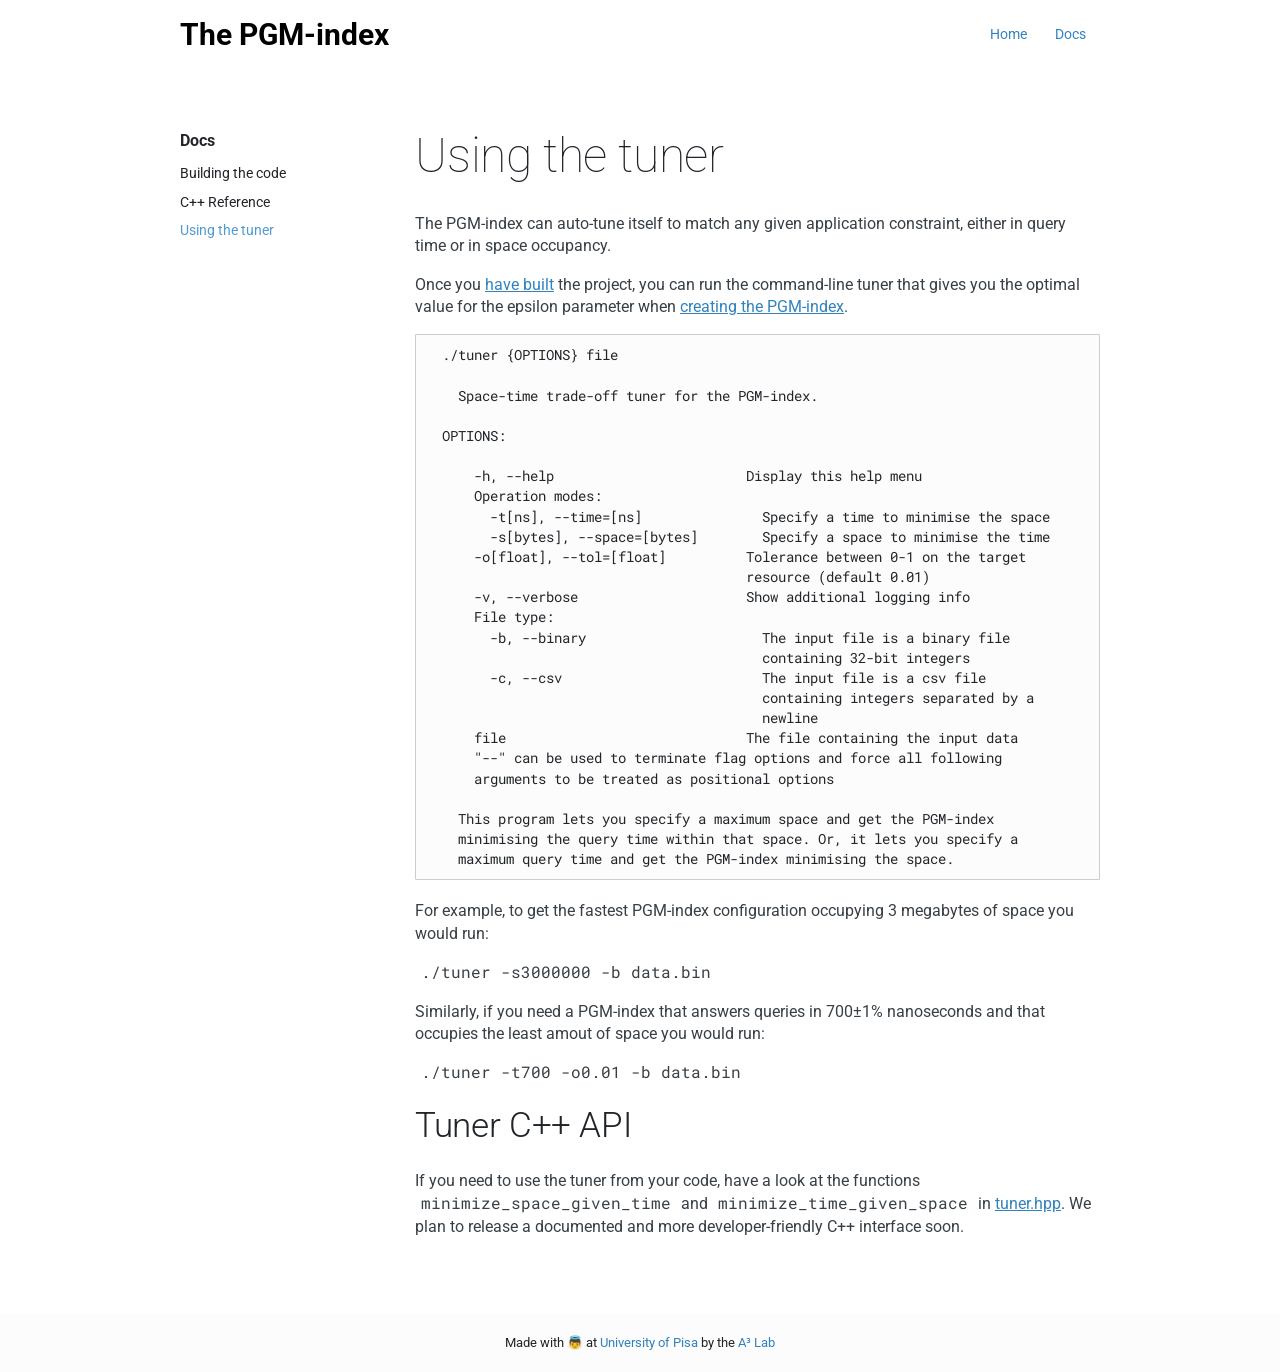
<file: docs/tuner/index.html>
<!DOCTYPE html>
<html lang="en">

<head>
  <meta charset="utf-8">
  <meta http-equiv="x-ua-compatible" content="ie=edge">
  <title>Using the tuner - The PGM-index</title>
  <meta name="viewport" content="width=device-width, initial-scale=1">
  
  <link rel="icon" href="https://pgm.di.unipi.it/favicon.png">

  
  
  <link rel="stylesheet" href="/css/style.min.61d8cde5a12c74d3a0d83f3e3ef8998e0c155b035e09e2d8c60236ea7c11ce25.css">
  

  

</head>

<body class='page page-default-single'>
  <div id="main-menu-mobile" class="main-menu-mobile">
  <ul>
    
    
    <li class="menu-item-home">
      <a href="/">
        <span>Home</span>
      </a>
    </li>
    
    <li class="menu-item-docs">
      <a href="/docs/">
        <span>Docs</span>
      </a>
    </li>
    
  </ul>
</div>
  <div class="wrapper">
    <div class='header'>
  <div class="container">
    <div class="logo">
      <a href="https://pgm.di.unipi.it">The PGM-index</a>
    </div>
    <div class="logo-mobile">
      <a href="https://pgm.di.unipi.it">The PGM-index</a>
    </div>
    <div id="main-menu" class="main-menu">
  <ul>
    
    
    <li class="menu-item-home">
      <a href="/">
        <span>Home</span>
      </a>
    </li>
    
    <li class="menu-item-docs">
      <a href="/docs/">
        <span>Docs</span>
      </a>
    </li>
    
  </ul>
</div>
    <button id="toggle-main-menu-mobile" class="hamburger hamburger--slider" type="button">
  <span class="hamburger-box">
    <span class="hamburger-inner"></span>
  </span>
</button>
  </div>
</div>


    
    
    
    
    
    

    
    <div class="container pt-2 pt-md-6 pb-3 pb-md-6">
      <div class="row">
        <div class="col-12 col-md-3 mb-3">
          <div class="sidebar">
            
<div class="docs-menu">
  <h4>Docs</h4>
  <ul>
    
    <li class="">
      <a href="https://pgm.di.unipi.it/docs/building-the-code/">Building the code</a>
    </li>
    
    <li class="">
      <a href="https://pgm.di.unipi.it/docs/cpp-reference/">C&#43;&#43; Reference</a>
    </li>
    
    <li class="active ">
      <a href="https://pgm.di.unipi.it/docs/tuner/">Using the tuner</a>
    </li>
    
  </ul>
</div>

          </div>
        </div>
        <div class="col-12 col-md-9">
          
<h1 class="title">Using the tuner</h1>
<div class="content ">
  <p>The PGM-index can auto-tune itself to match any given application constraint, either in query time or in space occupancy.</p>
<p>Once you <a href="/docs/building-the-code">have built</a> the project, you can run the command-line tuner that gives you the optimal value for the epsilon parameter when <a href="/docs/cpp-reference/#class_p_g_m_index">creating the PGM-index</a>.</p>
<div class="highlight"><pre class="chroma"><code class="language-fallback" data-lang="fallback">  ./tuner {OPTIONS} file

    Space-time trade-off tuner for the PGM-index.

  OPTIONS:

      -h, --help                        Display this help menu
      Operation modes:
        -t[ns], --time=[ns]               Specify a time to minimise the space
        -s[bytes], --space=[bytes]        Specify a space to minimise the time
      -o[float], --tol=[float]          Tolerance between 0-1 on the target
                                        resource (default 0.01)
      -v, --verbose                     Show additional logging info
      File type:
        -b, --binary                      The input file is a binary file
                                          containing 32-bit integers
        -c, --csv                         The input file is a csv file
                                          containing integers separated by a
                                          newline
      file                              The file containing the input data
      &#34;--&#34; can be used to terminate flag options and force all following
      arguments to be treated as positional options

    This program lets you specify a maximum space and get the PGM-index
    minimising the query time within that space. Or, it lets you specify a
    maximum query time and get the PGM-index minimising the space.
</code></pre></div><p>For example, to get the fastest PGM-index configuration occupying 3 megabytes of space you would run:</p>
<p><code>./tuner -s3000000 -b data.bin</code></p>
<p>Similarly, if you need a PGM-index that answers queries in 700±1% nanoseconds and that occupies the least amout of space you would run:</p>
<p><code>./tuner -t700 -o0.01 -b data.bin</code></p>
<h2 id="tuner-c-api">Tuner C++ API</h2>
<p>If you need to use the tuner from your code, have a look at the functions <code>minimize_space_given_time</code> and <code>minimize_time_given_space</code> in <a href="https://github.com/gvinciguerra/PGM-index/blob/master/include/tuner.hpp">tuner.hpp</a>. We plan to release a documented and more developer-friendly C++ interface soon.</p>

</div>
</div>

        </div>
      </div>
    </div>
    
  </div>

  <div class="footer">
  Made with 👼 at <a href="https://www.di.unipi.it/en/">University of Pisa</a> by the <a href="http://acube.di.unipi.it">A³ Lab</a>
</div>

  

  
  

  
  <script type="text/javascript" src="/js/scripts.min.1237ff71925bb8625c97a9af8db4c54525258bedfd7c47493daaff723bea755e.js"></script>
  

  
  
  
    
  


</body>

</html>
</file>
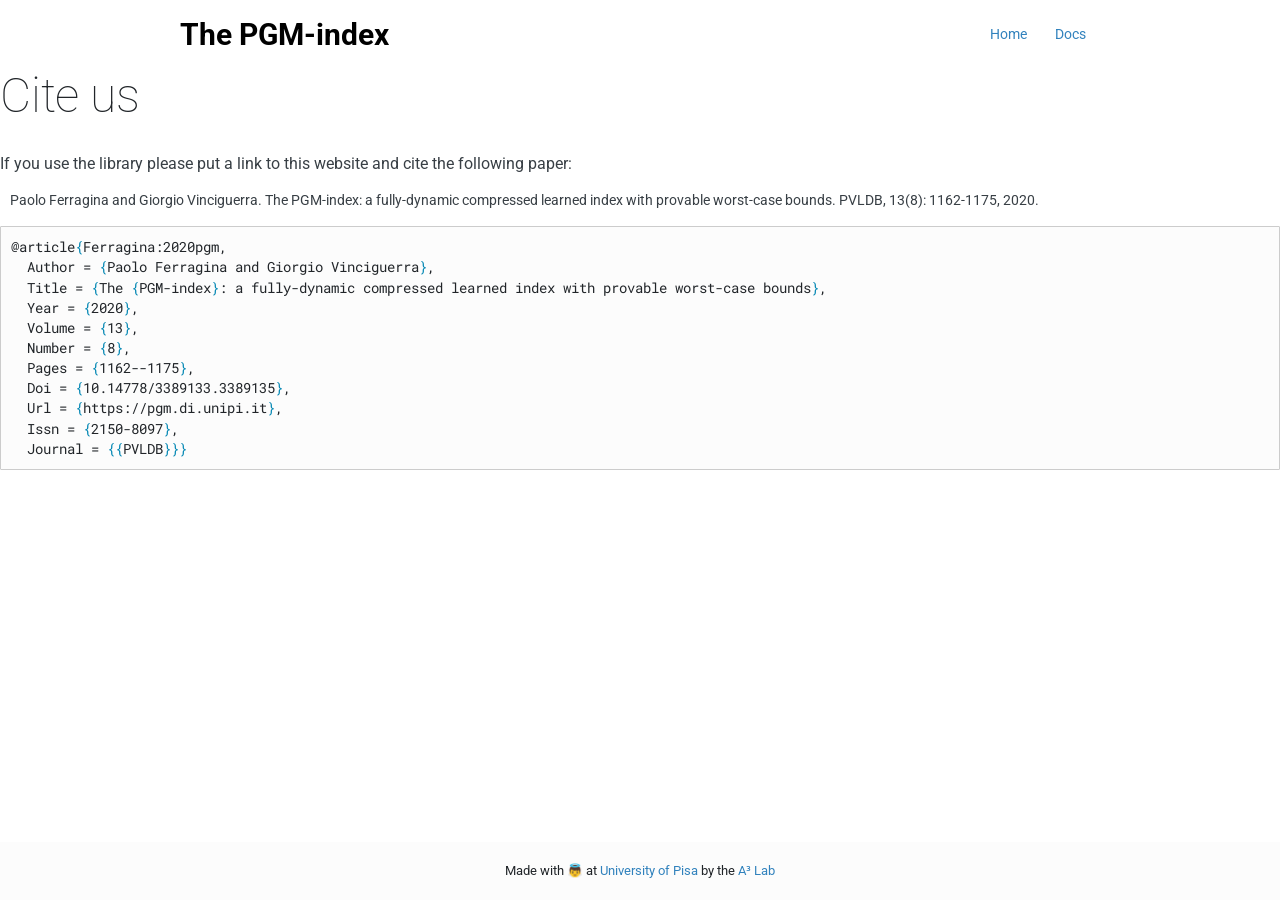
<file: widgets/cite/index.html>
<!DOCTYPE html>
<html lang="en">

<head>
  <meta charset="utf-8">
  <meta http-equiv="x-ua-compatible" content="ie=edge">
  <title>Cite us - The PGM-index</title>
  <meta name="viewport" content="width=device-width, initial-scale=1">
  
  <link rel="icon" href="https://pgm.di.unipi.it/favicon.png">

  
  
  <link rel="stylesheet" href="/css/style.min.61d8cde5a12c74d3a0d83f3e3ef8998e0c155b035e09e2d8c60236ea7c11ce25.css">
  

  

</head>

<body class='page page-default-single'>
  <div id="main-menu-mobile" class="main-menu-mobile">
  <ul>
    
    
    <li class="menu-item-home">
      <a href="/">
        <span>Home</span>
      </a>
    </li>
    
    <li class="menu-item-docs">
      <a href="/docs/">
        <span>Docs</span>
      </a>
    </li>
    
  </ul>
</div>
  <div class="wrapper">
    <div class='header'>
  <div class="container">
    <div class="logo">
      <a href="https://pgm.di.unipi.it">The PGM-index</a>
    </div>
    <div class="logo-mobile">
      <a href="https://pgm.di.unipi.it">The PGM-index</a>
    </div>
    <div id="main-menu" class="main-menu">
  <ul>
    
    
    <li class="menu-item-home">
      <a href="/">
        <span>Home</span>
      </a>
    </li>
    
    <li class="menu-item-docs">
      <a href="/docs/">
        <span>Docs</span>
      </a>
    </li>
    
  </ul>
</div>
    <button id="toggle-main-menu-mobile" class="hamburger hamburger--slider" type="button">
  <span class="hamburger-box">
    <span class="hamburger-inner"></span>
  </span>
</button>
  </div>
</div>


    
    
    
    

    
    
<h1 class="title">Cite us</h1>
<div class="content ">
  <p>If you use the library please put a link to this website and cite the following paper:</p>
<p style="font-size:0.85rem;padding:0 10px">Paolo Ferragina and Giorgio Vinciguerra. The PGM-index: a fully-dynamic compressed learned index with provable worst-case bounds. PVLDB, 13(8): 1162-1175, 2020.</p>
<div class="highlight"><pre class="chroma"><code class="language-tex" data-lang="tex">@article<span class="nb">{</span>Ferragina:2020pgm,
  Author = <span class="nb">{</span>Paolo Ferragina and Giorgio Vinciguerra<span class="nb">}</span>,
  Title = <span class="nb">{</span>The <span class="nb">{</span>PGM-index<span class="nb">}</span>: a fully-dynamic compressed learned index with provable worst-case bounds<span class="nb">}</span>,
  Year = <span class="nb">{</span>2020<span class="nb">}</span>,
  Volume = <span class="nb">{</span>13<span class="nb">}</span>,
  Number = <span class="nb">{</span>8<span class="nb">}</span>,
  Pages = <span class="nb">{</span>1162--1175<span class="nb">}</span>,
  Doi = <span class="nb">{</span>10.14778/3389133.3389135<span class="nb">}</span>,
  Url = <span class="nb">{</span>https://pgm.di.unipi.it<span class="nb">}</span>,
  Issn = <span class="nb">{</span>2150-8097<span class="nb">}</span>,
  Journal = <span class="nb">{{</span>PVLDB<span class="nb">}}}</span>
</code></pre></div>
</div>
</div>

    
  </div>

  <div class="footer">
  Made with 👼 at <a href="https://www.di.unipi.it/en/">University of Pisa</a> by the <a href="http://acube.di.unipi.it">A³ Lab</a>
</div>

  

  
  

  
  <script type="text/javascript" src="/js/scripts.min.1237ff71925bb8625c97a9af8db4c54525258bedfd7c47493daaff723bea755e.js"></script>
  

  
  
  
    
  


</body>

</html>
</file>
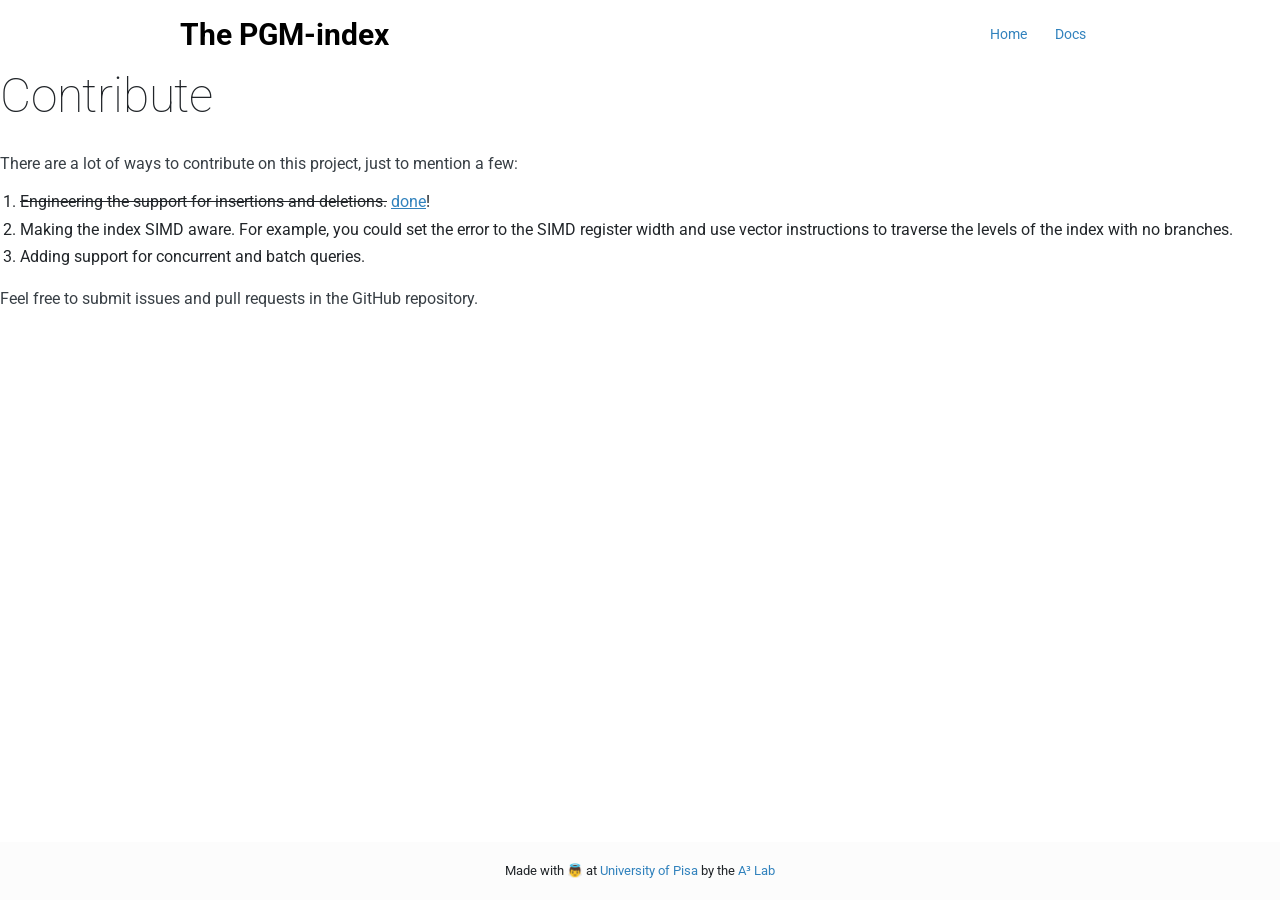
<file: widgets/contribute/index.html>
<!DOCTYPE html>
<html lang="en">

<head>
  <meta charset="utf-8">
  <meta http-equiv="x-ua-compatible" content="ie=edge">
  <title>Contribute - The PGM-index</title>
  <meta name="viewport" content="width=device-width, initial-scale=1">
  
  <link rel="icon" href="https://pgm.di.unipi.it/favicon.png">

  
  
  <link rel="stylesheet" href="/css/style.min.61d8cde5a12c74d3a0d83f3e3ef8998e0c155b035e09e2d8c60236ea7c11ce25.css">
  

  

</head>

<body class='page page-default-single'>
  <div id="main-menu-mobile" class="main-menu-mobile">
  <ul>
    
    
    <li class="menu-item-home">
      <a href="/">
        <span>Home</span>
      </a>
    </li>
    
    <li class="menu-item-docs">
      <a href="/docs/">
        <span>Docs</span>
      </a>
    </li>
    
  </ul>
</div>
  <div class="wrapper">
    <div class='header'>
  <div class="container">
    <div class="logo">
      <a href="https://pgm.di.unipi.it">The PGM-index</a>
    </div>
    <div class="logo-mobile">
      <a href="https://pgm.di.unipi.it">The PGM-index</a>
    </div>
    <div id="main-menu" class="main-menu">
  <ul>
    
    
    <li class="menu-item-home">
      <a href="/">
        <span>Home</span>
      </a>
    </li>
    
    <li class="menu-item-docs">
      <a href="/docs/">
        <span>Docs</span>
      </a>
    </li>
    
  </ul>
</div>
    <button id="toggle-main-menu-mobile" class="hamburger hamburger--slider" type="button">
  <span class="hamburger-box">
    <span class="hamburger-inner"></span>
  </span>
</button>
  </div>
</div>


    
    
    
    

    
    
<h1 class="title">Contribute</h1>
<div class="content ">
  <p>There are a lot of ways to contribute on this project, just to mention a few:</p>
<ol>
<li><del>Engineering the support for insertions and deletions.</del> <a href="docs/cpp-reference/#class_dynamic_p_g_m_index">done</a>!</li>
<li>Making the index SIMD aware. For example, you could set the error to the SIMD register width and use vector instructions to traverse the levels of the index with no branches.</li>
<li>Adding support for concurrent and batch queries.</li>
</ol>
<p>Feel free to submit issues and pull requests in the GitHub repository.</p>

</div>
</div>

    
  </div>

  <div class="footer">
  Made with 👼 at <a href="https://www.di.unipi.it/en/">University of Pisa</a> by the <a href="http://acube.di.unipi.it">A³ Lab</a>
</div>

  

  
  

  
  <script type="text/javascript" src="/js/scripts.min.1237ff71925bb8625c97a9af8db4c54525258bedfd7c47493daaff723bea755e.js"></script>
  

  
  
  
    
  


</body>

</html>
</file>
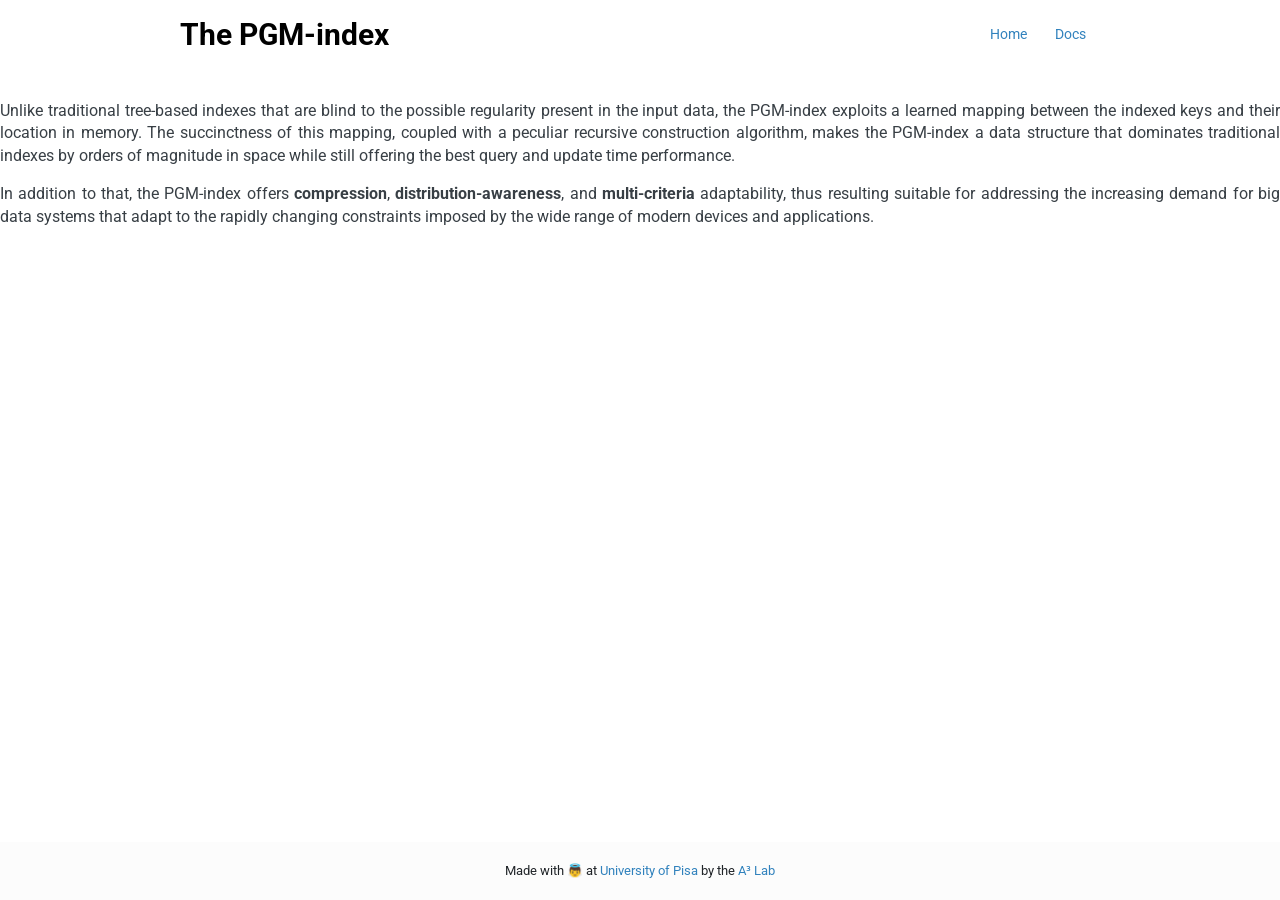
<file: widgets/description/index.html>
<!DOCTYPE html>
<html lang="en">

<head>
  <meta charset="utf-8">
  <meta http-equiv="x-ua-compatible" content="ie=edge">
  <title> - The PGM-index</title>
  <meta name="viewport" content="width=device-width, initial-scale=1">
  
  <link rel="icon" href="https://pgm.di.unipi.it/favicon.png">

  
  
  <link rel="stylesheet" href="/css/style.min.61d8cde5a12c74d3a0d83f3e3ef8998e0c155b035e09e2d8c60236ea7c11ce25.css">
  

  

</head>

<body class='page page-default-single'>
  <div id="main-menu-mobile" class="main-menu-mobile">
  <ul>
    
    
    <li class="menu-item-home">
      <a href="/">
        <span>Home</span>
      </a>
    </li>
    
    <li class="menu-item-docs">
      <a href="/docs/">
        <span>Docs</span>
      </a>
    </li>
    
  </ul>
</div>
  <div class="wrapper">
    <div class='header'>
  <div class="container">
    <div class="logo">
      <a href="https://pgm.di.unipi.it">The PGM-index</a>
    </div>
    <div class="logo-mobile">
      <a href="https://pgm.di.unipi.it">The PGM-index</a>
    </div>
    <div id="main-menu" class="main-menu">
  <ul>
    
    
    <li class="menu-item-home">
      <a href="/">
        <span>Home</span>
      </a>
    </li>
    
    <li class="menu-item-docs">
      <a href="/docs/">
        <span>Docs</span>
      </a>
    </li>
    
  </ul>
</div>
    <button id="toggle-main-menu-mobile" class="hamburger hamburger--slider" type="button">
  <span class="hamburger-box">
    <span class="hamburger-inner"></span>
  </span>
</button>
  </div>
</div>


    
    
    
    

    
    
<h1 class="title"></h1>
<div class="content ">
  <p style="text-align: justify; -webkit-hyphens: auto; -ms-hyphens: auto; hyphens: auto;">Unlike traditional tree-based indexes that are blind to the possible regularity present in the input data, the PGM-index exploits a learned mapping between the indexed keys and their location in memory. The succinctness of this mapping, coupled with a peculiar recursive construction algorithm, makes the PGM-index a data structure that dominates traditional indexes by orders of magnitude in space while still offering the best query and update time performance.</p>
<p style="text-align: justify; -webkit-hyphens: auto; -ms-hyphens: auto; hyphens: auto;">In addition to that, the PGM-index offers <strong>compression</strong>, <strong>distribution-awareness</strong>, and <strong>multi-criteria</strong> adaptability, thus resulting suitable for addressing the increasing demand for big data systems that adapt to the rapidly changing constraints imposed by the wide range of modern devices and applications.</p>
</div>
</div>

    
  </div>

  <div class="footer">
  Made with 👼 at <a href="https://www.di.unipi.it/en/">University of Pisa</a> by the <a href="http://acube.di.unipi.it">A³ Lab</a>
</div>

  

  
  

  
  <script type="text/javascript" src="/js/scripts.min.1237ff71925bb8625c97a9af8db4c54525258bedfd7c47493daaff723bea755e.js"></script>
  

  
  
  
    
  


</body>

</html>
</file>
<file: css/style.min.61d8cde5a12c74d3a0d83f3e3ef8998e0c155b035e09e2d8c60236ea7c11ce25.css>
@charset "UTF-8";@import "https://fonts.googleapis.com/css?family=Roboto:300,400,500,700|Lora:400,700|Roboto+Mono:300,400";*,*::before,*::after{box-sizing:border-box}html{font-family:sans-serif;line-height:1.15;-webkit-text-size-adjust:100%;-webkit-tap-highlight-color:transparent}article,aside,figcaption,figure,footer,header,hgroup,main,nav,section{display:block}body{margin:0;font-family:roboto,Arial,sans-serif,-apple-system;font-size:1rem;font-weight:400;line-height:1.4;color:#212529;text-align:left;background-color:#fff}[tabindex="-1"]:focus{outline:0!important}hr{box-sizing:content-box;height:0;overflow:visible}h1,h2,h3,h4,h5,h6{margin-top:0;margin-bottom:.5rem}p{margin-top:0;margin-bottom:1rem}abbr[title],abbr[data-original-title]{text-decoration:underline;text-decoration:underline dotted;cursor:help;border-bottom:0;text-decoration-skip-ink:none}address{margin-bottom:1rem;font-style:normal;line-height:inherit}ol,ul,dl{margin-top:0;margin-bottom:1rem}ol ol,ul ul,ol ul,ul ol{margin-bottom:0}dt{font-weight:700}dd{margin-bottom:.5rem;margin-left:0}blockquote{margin:0 0 1rem}b,strong{font-weight:bolder}small{font-size:80%}sub,sup{position:relative;font-size:75%;line-height:0;vertical-align:baseline}sub{bottom:-.25em}sup{top:-.5em}a{color:#3182bd;text-decoration:none;background-color:transparent}a:hover{color:#78b2dc;text-decoration:underline}a:not([href]):not([tabindex]){color:inherit;text-decoration:none}a:not([href]):not([tabindex]):hover,a:not([href]):not([tabindex]):focus{color:inherit;text-decoration:none}a:not([href]):not([tabindex]):focus{outline:0}pre,code,kbd,samp{font-family:SFMono-Regular,Menlo,Monaco,Consolas,liberation mono,courier new,monospace;font-size:1em}pre{margin-top:0;margin-bottom:1rem;overflow:auto}figure{margin:0 0 1rem}img{vertical-align:middle;border-style:none}svg{overflow:hidden;vertical-align:middle}table{border-collapse:collapse}caption{padding-top:.75rem;padding-bottom:.75rem;color:#6c757d;text-align:left;caption-side:bottom}th{text-align:inherit}label{display:inline-block;margin-bottom:.5rem}button{border-radius:0}button:focus{outline:1px dotted;outline:5px auto -webkit-focus-ring-color}input,button,select,optgroup,textarea{margin:0;font-family:inherit;font-size:inherit;line-height:inherit}button,input{overflow:visible}button,select{text-transform:none}select{word-wrap:normal}button,[type=button],[type=reset],[type=submit]{-webkit-appearance:button}button:not(:disabled),[type=button]:not(:disabled),[type=reset]:not(:disabled),[type=submit]:not(:disabled){cursor:pointer}button::-moz-focus-inner,[type=button]::-moz-focus-inner,[type=reset]::-moz-focus-inner,[type=submit]::-moz-focus-inner{padding:0;border-style:none}input[type=radio],input[type=checkbox]{box-sizing:border-box;padding:0}input[type=date],input[type=time],input[type=datetime-local],input[type=month]{-webkit-appearance:listbox}textarea{overflow:auto;resize:vertical}fieldset{min-width:0;padding:0;margin:0;border:0}legend{display:block;width:100%;max-width:100%;padding:0;margin-bottom:.5rem;font-size:1.5rem;line-height:inherit;color:inherit;white-space:normal}progress{vertical-align:baseline}[type=number]::-webkit-inner-spin-button,[type=number]::-webkit-outer-spin-button{height:auto}[type=search]{outline-offset:-2px;-webkit-appearance:none}[type=search]::-webkit-search-decoration{-webkit-appearance:none}::-webkit-file-upload-button{font:inherit;-webkit-appearance:button}output{display:inline-block}summary{display:list-item;cursor:pointer}template{display:none}[hidden]{display:none!important}.align-baseline{vertical-align:baseline!important}.align-top{vertical-align:top!important}.align-middle{vertical-align:middle!important}.align-bottom{vertical-align:bottom!important}.align-text-bottom{vertical-align:text-bottom!important}.align-text-top{vertical-align:text-top!important}.bg-primary{background-color:#3182bd!important}a.bg-primary:hover,a.bg-primary:focus,button.bg-primary:hover,button.bg-primary:focus{background-color:#276695!important}.bg-secondary{background-color:#ffca28!important}a.bg-secondary:hover,a.bg-secondary:focus,button.bg-secondary:hover,button.bg-secondary:focus{background-color:#f4b800!important}.bg-success{background-color:#28a745!important}a.bg-success:hover,a.bg-success:focus,button.bg-success:hover,button.bg-success:focus{background-color:#1e7e34!important}.bg-info{background-color:#17a2b8!important}a.bg-info:hover,a.bg-info:focus,button.bg-info:hover,button.bg-info:focus{background-color:#117a8b!important}.bg-warning{background-color:#ffc107!important}a.bg-warning:hover,a.bg-warning:focus,button.bg-warning:hover,button.bg-warning:focus{background-color:#d39e00!important}.bg-danger{background-color:#dc3545!important}a.bg-danger:hover,a.bg-danger:focus,button.bg-danger:hover,button.bg-danger:focus{background-color:#bd2130!important}.bg-light{background-color:#f8f9fa!important}a.bg-light:hover,a.bg-light:focus,button.bg-light:hover,button.bg-light:focus{background-color:#dae0e5!important}.bg-dark{background-color:#343a40!important}a.bg-dark:hover,a.bg-dark:focus,button.bg-dark:hover,button.bg-dark:focus{background-color:#1d2124!important}.bg-white{background-color:#fff!important}.bg-transparent{background-color:transparent!important}.border{border:1px solid #dee2e6!important}.border-top{border-top:1px solid #dee2e6!important}.border-right{border-right:1px solid #dee2e6!important}.border-bottom{border-bottom:1px solid #dee2e6!important}.border-left{border-left:1px solid #dee2e6!important}.border-0{border:0!important}.border-top-0{border-top:0!important}.border-right-0{border-right:0!important}.border-bottom-0{border-bottom:0!important}.border-left-0{border-left:0!important}.border-primary{border-color:#3182bd!important}.border-secondary{border-color:#ffca28!important}.border-success{border-color:#28a745!important}.border-info{border-color:#17a2b8!important}.border-warning{border-color:#ffc107!important}.border-danger{border-color:#dc3545!important}.border-light{border-color:#f8f9fa!important}.border-dark{border-color:#343a40!important}.border-white{border-color:#fff!important}.rounded-sm{border-radius:.2rem!important}.rounded{border-radius:.25rem!important}.rounded-top{border-top-left-radius:.25rem!important;border-top-right-radius:.25rem!important}.rounded-right{border-top-right-radius:.25rem!important;border-bottom-right-radius:.25rem!important}.rounded-bottom{border-bottom-right-radius:.25rem!important;border-bottom-left-radius:.25rem!important}.rounded-left{border-top-left-radius:.25rem!important;border-bottom-left-radius:.25rem!important}.rounded-lg{border-radius:.3rem!important}.rounded-circle{border-radius:50%!important}.rounded-pill{border-radius:50rem!important}.rounded-0{border-radius:0!important}.clearfix::after{display:block;clear:both;content:""}.d-none{display:none!important}.d-inline{display:inline!important}.d-inline-block{display:inline-block!important}.d-block{display:block!important}.d-table{display:table!important}.d-table-row{display:table-row!important}.d-table-cell{display:table-cell!important}.d-flex{display:flex!important}.d-inline-flex{display:inline-flex!important}@media(min-width:576px){.d-sm-none{display:none!important}.d-sm-inline{display:inline!important}.d-sm-inline-block{display:inline-block!important}.d-sm-block{display:block!important}.d-sm-table{display:table!important}.d-sm-table-row{display:table-row!important}.d-sm-table-cell{display:table-cell!important}.d-sm-flex{display:flex!important}.d-sm-inline-flex{display:inline-flex!important}}@media(min-width:768px){.d-md-none{display:none!important}.d-md-inline{display:inline!important}.d-md-inline-block{display:inline-block!important}.d-md-block{display:block!important}.d-md-table{display:table!important}.d-md-table-row{display:table-row!important}.d-md-table-cell{display:table-cell!important}.d-md-flex{display:flex!important}.d-md-inline-flex{display:inline-flex!important}}@media(min-width:992px){.d-lg-none{display:none!important}.d-lg-inline{display:inline!important}.d-lg-inline-block{display:inline-block!important}.d-lg-block{display:block!important}.d-lg-table{display:table!important}.d-lg-table-row{display:table-row!important}.d-lg-table-cell{display:table-cell!important}.d-lg-flex{display:flex!important}.d-lg-inline-flex{display:inline-flex!important}}@media(min-width:1300px){.d-xl-none{display:none!important}.d-xl-inline{display:inline!important}.d-xl-inline-block{display:inline-block!important}.d-xl-block{display:block!important}.d-xl-table{display:table!important}.d-xl-table-row{display:table-row!important}.d-xl-table-cell{display:table-cell!important}.d-xl-flex{display:flex!important}.d-xl-inline-flex{display:inline-flex!important}}@media print{.d-print-none{display:none!important}.d-print-inline{display:inline!important}.d-print-inline-block{display:inline-block!important}.d-print-block{display:block!important}.d-print-table{display:table!important}.d-print-table-row{display:table-row!important}.d-print-table-cell{display:table-cell!important}.d-print-flex{display:flex!important}.d-print-inline-flex{display:inline-flex!important}}.embed-responsive{position:relative;display:block;width:100%;padding:0;overflow:hidden}.embed-responsive::before{display:block;content:""}.embed-responsive .embed-responsive-item,.embed-responsive iframe,.embed-responsive embed,.embed-responsive object,.embed-responsive video{position:absolute;top:0;bottom:0;left:0;width:100%;height:100%;border:0}.embed-responsive-21by9::before{padding-top:42.85714286%}.embed-responsive-16by9::before{padding-top:56.25%}.embed-responsive-4by3::before{padding-top:75%}.embed-responsive-1by1::before{padding-top:100%}.flex-row{flex-direction:row!important}.flex-column{flex-direction:column!important}.flex-row-reverse{flex-direction:row-reverse!important}.flex-column-reverse{flex-direction:column-reverse!important}.flex-wrap{flex-wrap:wrap!important}.flex-nowrap{flex-wrap:nowrap!important}.flex-wrap-reverse{flex-wrap:wrap-reverse!important}.flex-fill{flex:1 1 auto!important}.flex-grow-0{flex-grow:0!important}.flex-grow-1{flex-grow:1!important}.flex-shrink-0{flex-shrink:0!important}.flex-shrink-1{flex-shrink:1!important}.justify-content-start{justify-content:flex-start!important}.justify-content-end{justify-content:flex-end!important}.justify-content-center{justify-content:center!important}.justify-content-between{justify-content:space-between!important}.justify-content-around{justify-content:space-around!important}.align-items-start{align-items:flex-start!important}.align-items-end{align-items:flex-end!important}.align-items-center{align-items:center!important}.align-items-baseline{align-items:baseline!important}.align-items-stretch{align-items:stretch!important}.align-content-start{align-content:flex-start!important}.align-content-end{align-content:flex-end!important}.align-content-center{align-content:center!important}.align-content-between{align-content:space-between!important}.align-content-around{align-content:space-around!important}.align-content-stretch{align-content:stretch!important}.align-self-auto{align-self:auto!important}.align-self-start{align-self:flex-start!important}.align-self-end{align-self:flex-end!important}.align-self-center{align-self:center!important}.align-self-baseline{align-self:baseline!important}.align-self-stretch{align-self:stretch!important}@media(min-width:576px){.flex-sm-row{flex-direction:row!important}.flex-sm-column{flex-direction:column!important}.flex-sm-row-reverse{flex-direction:row-reverse!important}.flex-sm-column-reverse{flex-direction:column-reverse!important}.flex-sm-wrap{flex-wrap:wrap!important}.flex-sm-nowrap{flex-wrap:nowrap!important}.flex-sm-wrap-reverse{flex-wrap:wrap-reverse!important}.flex-sm-fill{flex:1 1 auto!important}.flex-sm-grow-0{flex-grow:0!important}.flex-sm-grow-1{flex-grow:1!important}.flex-sm-shrink-0{flex-shrink:0!important}.flex-sm-shrink-1{flex-shrink:1!important}.justify-content-sm-start{justify-content:flex-start!important}.justify-content-sm-end{justify-content:flex-end!important}.justify-content-sm-center{justify-content:center!important}.justify-content-sm-between{justify-content:space-between!important}.justify-content-sm-around{justify-content:space-around!important}.align-items-sm-start{align-items:flex-start!important}.align-items-sm-end{align-items:flex-end!important}.align-items-sm-center{align-items:center!important}.align-items-sm-baseline{align-items:baseline!important}.align-items-sm-stretch{align-items:stretch!important}.align-content-sm-start{align-content:flex-start!important}.align-content-sm-end{align-content:flex-end!important}.align-content-sm-center{align-content:center!important}.align-content-sm-between{align-content:space-between!important}.align-content-sm-around{align-content:space-around!important}.align-content-sm-stretch{align-content:stretch!important}.align-self-sm-auto{align-self:auto!important}.align-self-sm-start{align-self:flex-start!important}.align-self-sm-end{align-self:flex-end!important}.align-self-sm-center{align-self:center!important}.align-self-sm-baseline{align-self:baseline!important}.align-self-sm-stretch{align-self:stretch!important}}@media(min-width:768px){.flex-md-row{flex-direction:row!important}.flex-md-column{flex-direction:column!important}.flex-md-row-reverse{flex-direction:row-reverse!important}.flex-md-column-reverse{flex-direction:column-reverse!important}.flex-md-wrap{flex-wrap:wrap!important}.flex-md-nowrap{flex-wrap:nowrap!important}.flex-md-wrap-reverse{flex-wrap:wrap-reverse!important}.flex-md-fill{flex:1 1 auto!important}.flex-md-grow-0{flex-grow:0!important}.flex-md-grow-1{flex-grow:1!important}.flex-md-shrink-0{flex-shrink:0!important}.flex-md-shrink-1{flex-shrink:1!important}.justify-content-md-start{justify-content:flex-start!important}.justify-content-md-end{justify-content:flex-end!important}.justify-content-md-center{justify-content:center!important}.justify-content-md-between{justify-content:space-between!important}.justify-content-md-around{justify-content:space-around!important}.align-items-md-start{align-items:flex-start!important}.align-items-md-end{align-items:flex-end!important}.align-items-md-center{align-items:center!important}.align-items-md-baseline{align-items:baseline!important}.align-items-md-stretch{align-items:stretch!important}.align-content-md-start{align-content:flex-start!important}.align-content-md-end{align-content:flex-end!important}.align-content-md-center{align-content:center!important}.align-content-md-between{align-content:space-between!important}.align-content-md-around{align-content:space-around!important}.align-content-md-stretch{align-content:stretch!important}.align-self-md-auto{align-self:auto!important}.align-self-md-start{align-self:flex-start!important}.align-self-md-end{align-self:flex-end!important}.align-self-md-center{align-self:center!important}.align-self-md-baseline{align-self:baseline!important}.align-self-md-stretch{align-self:stretch!important}}@media(min-width:992px){.flex-lg-row{flex-direction:row!important}.flex-lg-column{flex-direction:column!important}.flex-lg-row-reverse{flex-direction:row-reverse!important}.flex-lg-column-reverse{flex-direction:column-reverse!important}.flex-lg-wrap{flex-wrap:wrap!important}.flex-lg-nowrap{flex-wrap:nowrap!important}.flex-lg-wrap-reverse{flex-wrap:wrap-reverse!important}.flex-lg-fill{flex:1 1 auto!important}.flex-lg-grow-0{flex-grow:0!important}.flex-lg-grow-1{flex-grow:1!important}.flex-lg-shrink-0{flex-shrink:0!important}.flex-lg-shrink-1{flex-shrink:1!important}.justify-content-lg-start{justify-content:flex-start!important}.justify-content-lg-end{justify-content:flex-end!important}.justify-content-lg-center{justify-content:center!important}.justify-content-lg-between{justify-content:space-between!important}.justify-content-lg-around{justify-content:space-around!important}.align-items-lg-start{align-items:flex-start!important}.align-items-lg-end{align-items:flex-end!important}.align-items-lg-center{align-items:center!important}.align-items-lg-baseline{align-items:baseline!important}.align-items-lg-stretch{align-items:stretch!important}.align-content-lg-start{align-content:flex-start!important}.align-content-lg-end{align-content:flex-end!important}.align-content-lg-center{align-content:center!important}.align-content-lg-between{align-content:space-between!important}.align-content-lg-around{align-content:space-around!important}.align-content-lg-stretch{align-content:stretch!important}.align-self-lg-auto{align-self:auto!important}.align-self-lg-start{align-self:flex-start!important}.align-self-lg-end{align-self:flex-end!important}.align-self-lg-center{align-self:center!important}.align-self-lg-baseline{align-self:baseline!important}.align-self-lg-stretch{align-self:stretch!important}}@media(min-width:1300px){.flex-xl-row{flex-direction:row!important}.flex-xl-column{flex-direction:column!important}.flex-xl-row-reverse{flex-direction:row-reverse!important}.flex-xl-column-reverse{flex-direction:column-reverse!important}.flex-xl-wrap{flex-wrap:wrap!important}.flex-xl-nowrap{flex-wrap:nowrap!important}.flex-xl-wrap-reverse{flex-wrap:wrap-reverse!important}.flex-xl-fill{flex:1 1 auto!important}.flex-xl-grow-0{flex-grow:0!important}.flex-xl-grow-1{flex-grow:1!important}.flex-xl-shrink-0{flex-shrink:0!important}.flex-xl-shrink-1{flex-shrink:1!important}.justify-content-xl-start{justify-content:flex-start!important}.justify-content-xl-end{justify-content:flex-end!important}.justify-content-xl-center{justify-content:center!important}.justify-content-xl-between{justify-content:space-between!important}.justify-content-xl-around{justify-content:space-around!important}.align-items-xl-start{align-items:flex-start!important}.align-items-xl-end{align-items:flex-end!important}.align-items-xl-center{align-items:center!important}.align-items-xl-baseline{align-items:baseline!important}.align-items-xl-stretch{align-items:stretch!important}.align-content-xl-start{align-content:flex-start!important}.align-content-xl-end{align-content:flex-end!important}.align-content-xl-center{align-content:center!important}.align-content-xl-between{align-content:space-between!important}.align-content-xl-around{align-content:space-around!important}.align-content-xl-stretch{align-content:stretch!important}.align-self-xl-auto{align-self:auto!important}.align-self-xl-start{align-self:flex-start!important}.align-self-xl-end{align-self:flex-end!important}.align-self-xl-center{align-self:center!important}.align-self-xl-baseline{align-self:baseline!important}.align-self-xl-stretch{align-self:stretch!important}}.float-left{float:left!important}.float-right{float:right!important}.float-none{float:none!important}@media(min-width:576px){.float-sm-left{float:left!important}.float-sm-right{float:right!important}.float-sm-none{float:none!important}}@media(min-width:768px){.float-md-left{float:left!important}.float-md-right{float:right!important}.float-md-none{float:none!important}}@media(min-width:992px){.float-lg-left{float:left!important}.float-lg-right{float:right!important}.float-lg-none{float:none!important}}@media(min-width:1300px){.float-xl-left{float:left!important}.float-xl-right{float:right!important}.float-xl-none{float:none!important}}.overflow-auto{overflow:auto!important}.overflow-hidden{overflow:hidden!important}.position-static{position:static!important}.position-relative{position:relative!important}.position-absolute{position:absolute!important}.position-fixed{position:fixed!important}.position-sticky{position:sticky!important}.fixed-top{position:fixed;top:0;right:0;left:0;z-index:1030}.fixed-bottom{position:fixed;right:0;bottom:0;left:0;z-index:1030}@supports(position:sticky){.sticky-top{position:sticky;top:0;z-index:1020}}.sr-only{position:absolute;width:1px;height:1px;padding:0;overflow:hidden;clip:rect(0,0,0,0);white-space:nowrap;border:0}.sr-only-focusable:active,.sr-only-focusable:focus{position:static;width:auto;height:auto;overflow:visible;clip:auto;white-space:normal}.shadow-sm{box-shadow:0 .125rem .25rem rgba(33,37,41,.075)!important}.shadow{box-shadow:0 .5rem 1rem rgba(33,37,41,.15)!important}.shadow-lg{box-shadow:0 1rem 3rem rgba(33,37,41,.175)!important}.shadow-none{box-shadow:none!important}.w-25{width:25%!important}.w-50{width:50%!important}.w-75{width:75%!important}.w-100{width:100%!important}.w-auto{width:auto!important}.h-25{height:25%!important}.h-50{height:50%!important}.h-75{height:75%!important}.h-100{height:100%!important}.h-auto{height:auto!important}.mw-100{max-width:100%!important}.mh-100{max-height:100%!important}.min-vw-100{min-width:100vw!important}.min-vh-100{min-height:100vh!important}.vw-100{width:100vw!important}.vh-100{height:100vh!important}.stretched-link::after{position:absolute;top:0;right:0;bottom:0;left:0;z-index:1;pointer-events:auto;content:"";background-color:transparent}.m-0{margin:0!important}.mt-0,.my-0{margin-top:0!important}.mr-0,.mx-0{margin-right:0!important}.mb-0,.my-0{margin-bottom:0!important}.ml-0,.mx-0{margin-left:0!important}.m-1{margin:10px!important}.mt-1,.my-1{margin-top:10px!important}.mr-1,.mx-1{margin-right:10px!important}.mb-1,.my-1{margin-bottom:10px!important}.ml-1,.mx-1{margin-left:10px!important}.m-2{margin:20px!important}.mt-2,.my-2{margin-top:20px!important}.mr-2,.mx-2{margin-right:20px!important}.mb-2,.my-2{margin-bottom:20px!important}.ml-2,.mx-2{margin-left:20px!important}.m-3{margin:30px!important}.mt-3,.my-3{margin-top:30px!important}.mr-3,.mx-3{margin-right:30px!important}.mb-3,.my-3{margin-bottom:30px!important}.ml-3,.mx-3{margin-left:30px!important}.m-4{margin:40px!important}.mt-4,.my-4{margin-top:40px!important}.mr-4,.mx-4{margin-right:40px!important}.mb-4,.my-4{margin-bottom:40px!important}.ml-4,.mx-4{margin-left:40px!important}.m-5{margin:50px!important}.mt-5,.my-5{margin-top:50px!important}.mr-5,.mx-5{margin-right:50px!important}.mb-5,.my-5{margin-bottom:50px!important}.ml-5,.mx-5{margin-left:50px!important}.m-6{margin:60px!important}.mt-6,.my-6{margin-top:60px!important}.mr-6,.mx-6{margin-right:60px!important}.mb-6,.my-6{margin-bottom:60px!important}.ml-6,.mx-6{margin-left:60px!important}.m-7{margin:70px!important}.mt-7,.my-7{margin-top:70px!important}.mr-7,.mx-7{margin-right:70px!important}.mb-7,.my-7{margin-bottom:70px!important}.ml-7,.mx-7{margin-left:70px!important}.m-8{margin:80px!important}.mt-8,.my-8{margin-top:80px!important}.mr-8,.mx-8{margin-right:80px!important}.mb-8,.my-8{margin-bottom:80px!important}.ml-8,.mx-8{margin-left:80px!important}.m-9{margin:90px!important}.mt-9,.my-9{margin-top:90px!important}.mr-9,.mx-9{margin-right:90px!important}.mb-9,.my-9{margin-bottom:90px!important}.ml-9,.mx-9{margin-left:90px!important}.m-10{margin:100px!important}.mt-10,.my-10{margin-top:100px!important}.mr-10,.mx-10{margin-right:100px!important}.mb-10,.my-10{margin-bottom:100px!important}.ml-10,.mx-10{margin-left:100px!important}.m-11{margin:110px!important}.mt-11,.my-11{margin-top:110px!important}.mr-11,.mx-11{margin-right:110px!important}.mb-11,.my-11{margin-bottom:110px!important}.ml-11,.mx-11{margin-left:110px!important}.m-12{margin:120px!important}.mt-12,.my-12{margin-top:120px!important}.mr-12,.mx-12{margin-right:120px!important}.mb-12,.my-12{margin-bottom:120px!important}.ml-12,.mx-12{margin-left:120px!important}.m-13{margin:130px!important}.mt-13,.my-13{margin-top:130px!important}.mr-13,.mx-13{margin-right:130px!important}.mb-13,.my-13{margin-bottom:130px!important}.ml-13,.mx-13{margin-left:130px!important}.m-14{margin:140px!important}.mt-14,.my-14{margin-top:140px!important}.mr-14,.mx-14{margin-right:140px!important}.mb-14,.my-14{margin-bottom:140px!important}.ml-14,.mx-14{margin-left:140px!important}.m-15{margin:150px!important}.mt-15,.my-15{margin-top:150px!important}.mr-15,.mx-15{margin-right:150px!important}.mb-15,.my-15{margin-bottom:150px!important}.ml-15,.mx-15{margin-left:150px!important}.m-16{margin:160px!important}.mt-16,.my-16{margin-top:160px!important}.mr-16,.mx-16{margin-right:160px!important}.mb-16,.my-16{margin-bottom:160px!important}.ml-16,.mx-16{margin-left:160px!important}.m-17{margin:170px!important}.mt-17,.my-17{margin-top:170px!important}.mr-17,.mx-17{margin-right:170px!important}.mb-17,.my-17{margin-bottom:170px!important}.ml-17,.mx-17{margin-left:170px!important}.m-18{margin:180px!important}.mt-18,.my-18{margin-top:180px!important}.mr-18,.mx-18{margin-right:180px!important}.mb-18,.my-18{margin-bottom:180px!important}.ml-18,.mx-18{margin-left:180px!important}.m-19{margin:190px!important}.mt-19,.my-19{margin-top:190px!important}.mr-19,.mx-19{margin-right:190px!important}.mb-19,.my-19{margin-bottom:190px!important}.ml-19,.mx-19{margin-left:190px!important}.m-20{margin:200px!important}.mt-20,.my-20{margin-top:200px!important}.mr-20,.mx-20{margin-right:200px!important}.mb-20,.my-20{margin-bottom:200px!important}.ml-20,.mx-20{margin-left:200px!important}.p-0{padding:0!important}.pt-0,.py-0{padding-top:0!important}.pr-0,.px-0{padding-right:0!important}.pb-0,.py-0{padding-bottom:0!important}.pl-0,.px-0{padding-left:0!important}.p-1{padding:10px!important}.pt-1,.py-1{padding-top:10px!important}.pr-1,.px-1{padding-right:10px!important}.pb-1,.py-1{padding-bottom:10px!important}.pl-1,.px-1{padding-left:10px!important}.p-2{padding:20px!important}.pt-2,.py-2{padding-top:20px!important}.pr-2,.px-2{padding-right:20px!important}.pb-2,.py-2{padding-bottom:20px!important}.pl-2,.px-2{padding-left:20px!important}.p-3{padding:30px!important}.pt-3,.py-3{padding-top:30px!important}.pr-3,.px-3{padding-right:30px!important}.pb-3,.py-3{padding-bottom:30px!important}.pl-3,.px-3{padding-left:30px!important}.p-4{padding:40px!important}.pt-4,.py-4{padding-top:40px!important}.pr-4,.px-4{padding-right:40px!important}.pb-4,.py-4{padding-bottom:40px!important}.pl-4,.px-4{padding-left:40px!important}.p-5{padding:50px!important}.pt-5,.py-5{padding-top:50px!important}.pr-5,.px-5{padding-right:50px!important}.pb-5,.py-5{padding-bottom:50px!important}.pl-5,.px-5{padding-left:50px!important}.p-6{padding:60px!important}.pt-6,.py-6{padding-top:60px!important}.pr-6,.px-6{padding-right:60px!important}.pb-6,.py-6{padding-bottom:60px!important}.pl-6,.px-6{padding-left:60px!important}.p-7{padding:70px!important}.pt-7,.py-7{padding-top:70px!important}.pr-7,.px-7{padding-right:70px!important}.pb-7,.py-7{padding-bottom:70px!important}.pl-7,.px-7{padding-left:70px!important}.p-8{padding:80px!important}.pt-8,.py-8{padding-top:80px!important}.pr-8,.px-8{padding-right:80px!important}.pb-8,.py-8{padding-bottom:80px!important}.pl-8,.px-8{padding-left:80px!important}.p-9{padding:90px!important}.pt-9,.py-9{padding-top:90px!important}.pr-9,.px-9{padding-right:90px!important}.pb-9,.py-9{padding-bottom:90px!important}.pl-9,.px-9{padding-left:90px!important}.p-10{padding:100px!important}.pt-10,.py-10{padding-top:100px!important}.pr-10,.px-10{padding-right:100px!important}.pb-10,.py-10{padding-bottom:100px!important}.pl-10,.px-10{padding-left:100px!important}.p-11{padding:110px!important}.pt-11,.py-11{padding-top:110px!important}.pr-11,.px-11{padding-right:110px!important}.pb-11,.py-11{padding-bottom:110px!important}.pl-11,.px-11{padding-left:110px!important}.p-12{padding:120px!important}.pt-12,.py-12{padding-top:120px!important}.pr-12,.px-12{padding-right:120px!important}.pb-12,.py-12{padding-bottom:120px!important}.pl-12,.px-12{padding-left:120px!important}.p-13{padding:130px!important}.pt-13,.py-13{padding-top:130px!important}.pr-13,.px-13{padding-right:130px!important}.pb-13,.py-13{padding-bottom:130px!important}.pl-13,.px-13{padding-left:130px!important}.p-14{padding:140px!important}.pt-14,.py-14{padding-top:140px!important}.pr-14,.px-14{padding-right:140px!important}.pb-14,.py-14{padding-bottom:140px!important}.pl-14,.px-14{padding-left:140px!important}.p-15{padding:150px!important}.pt-15,.py-15{padding-top:150px!important}.pr-15,.px-15{padding-right:150px!important}.pb-15,.py-15{padding-bottom:150px!important}.pl-15,.px-15{padding-left:150px!important}.p-16{padding:160px!important}.pt-16,.py-16{padding-top:160px!important}.pr-16,.px-16{padding-right:160px!important}.pb-16,.py-16{padding-bottom:160px!important}.pl-16,.px-16{padding-left:160px!important}.p-17{padding:170px!important}.pt-17,.py-17{padding-top:170px!important}.pr-17,.px-17{padding-right:170px!important}.pb-17,.py-17{padding-bottom:170px!important}.pl-17,.px-17{padding-left:170px!important}.p-18{padding:180px!important}.pt-18,.py-18{padding-top:180px!important}.pr-18,.px-18{padding-right:180px!important}.pb-18,.py-18{padding-bottom:180px!important}.pl-18,.px-18{padding-left:180px!important}.p-19{padding:190px!important}.pt-19,.py-19{padding-top:190px!important}.pr-19,.px-19{padding-right:190px!important}.pb-19,.py-19{padding-bottom:190px!important}.pl-19,.px-19{padding-left:190px!important}.p-20{padding:200px!important}.pt-20,.py-20{padding-top:200px!important}.pr-20,.px-20{padding-right:200px!important}.pb-20,.py-20{padding-bottom:200px!important}.pl-20,.px-20{padding-left:200px!important}.m-n1{margin:-10px!important}.mt-n1,.my-n1{margin-top:-10px!important}.mr-n1,.mx-n1{margin-right:-10px!important}.mb-n1,.my-n1{margin-bottom:-10px!important}.ml-n1,.mx-n1{margin-left:-10px!important}.m-n2{margin:-20px!important}.mt-n2,.my-n2{margin-top:-20px!important}.mr-n2,.mx-n2{margin-right:-20px!important}.mb-n2,.my-n2{margin-bottom:-20px!important}.ml-n2,.mx-n2{margin-left:-20px!important}.m-n3{margin:-30px!important}.mt-n3,.my-n3{margin-top:-30px!important}.mr-n3,.mx-n3{margin-right:-30px!important}.mb-n3,.my-n3{margin-bottom:-30px!important}.ml-n3,.mx-n3{margin-left:-30px!important}.m-n4{margin:-40px!important}.mt-n4,.my-n4{margin-top:-40px!important}.mr-n4,.mx-n4{margin-right:-40px!important}.mb-n4,.my-n4{margin-bottom:-40px!important}.ml-n4,.mx-n4{margin-left:-40px!important}.m-n5{margin:-50px!important}.mt-n5,.my-n5{margin-top:-50px!important}.mr-n5,.mx-n5{margin-right:-50px!important}.mb-n5,.my-n5{margin-bottom:-50px!important}.ml-n5,.mx-n5{margin-left:-50px!important}.m-n6{margin:-60px!important}.mt-n6,.my-n6{margin-top:-60px!important}.mr-n6,.mx-n6{margin-right:-60px!important}.mb-n6,.my-n6{margin-bottom:-60px!important}.ml-n6,.mx-n6{margin-left:-60px!important}.m-n7{margin:-70px!important}.mt-n7,.my-n7{margin-top:-70px!important}.mr-n7,.mx-n7{margin-right:-70px!important}.mb-n7,.my-n7{margin-bottom:-70px!important}.ml-n7,.mx-n7{margin-left:-70px!important}.m-n8{margin:-80px!important}.mt-n8,.my-n8{margin-top:-80px!important}.mr-n8,.mx-n8{margin-right:-80px!important}.mb-n8,.my-n8{margin-bottom:-80px!important}.ml-n8,.mx-n8{margin-left:-80px!important}.m-n9{margin:-90px!important}.mt-n9,.my-n9{margin-top:-90px!important}.mr-n9,.mx-n9{margin-right:-90px!important}.mb-n9,.my-n9{margin-bottom:-90px!important}.ml-n9,.mx-n9{margin-left:-90px!important}.m-n10{margin:-100px!important}.mt-n10,.my-n10{margin-top:-100px!important}.mr-n10,.mx-n10{margin-right:-100px!important}.mb-n10,.my-n10{margin-bottom:-100px!important}.ml-n10,.mx-n10{margin-left:-100px!important}.m-n11{margin:-110px!important}.mt-n11,.my-n11{margin-top:-110px!important}.mr-n11,.mx-n11{margin-right:-110px!important}.mb-n11,.my-n11{margin-bottom:-110px!important}.ml-n11,.mx-n11{margin-left:-110px!important}.m-n12{margin:-120px!important}.mt-n12,.my-n12{margin-top:-120px!important}.mr-n12,.mx-n12{margin-right:-120px!important}.mb-n12,.my-n12{margin-bottom:-120px!important}.ml-n12,.mx-n12{margin-left:-120px!important}.m-n13{margin:-130px!important}.mt-n13,.my-n13{margin-top:-130px!important}.mr-n13,.mx-n13{margin-right:-130px!important}.mb-n13,.my-n13{margin-bottom:-130px!important}.ml-n13,.mx-n13{margin-left:-130px!important}.m-n14{margin:-140px!important}.mt-n14,.my-n14{margin-top:-140px!important}.mr-n14,.mx-n14{margin-right:-140px!important}.mb-n14,.my-n14{margin-bottom:-140px!important}.ml-n14,.mx-n14{margin-left:-140px!important}.m-n15{margin:-150px!important}.mt-n15,.my-n15{margin-top:-150px!important}.mr-n15,.mx-n15{margin-right:-150px!important}.mb-n15,.my-n15{margin-bottom:-150px!important}.ml-n15,.mx-n15{margin-left:-150px!important}.m-n16{margin:-160px!important}.mt-n16,.my-n16{margin-top:-160px!important}.mr-n16,.mx-n16{margin-right:-160px!important}.mb-n16,.my-n16{margin-bottom:-160px!important}.ml-n16,.mx-n16{margin-left:-160px!important}.m-n17{margin:-170px!important}.mt-n17,.my-n17{margin-top:-170px!important}.mr-n17,.mx-n17{margin-right:-170px!important}.mb-n17,.my-n17{margin-bottom:-170px!important}.ml-n17,.mx-n17{margin-left:-170px!important}.m-n18{margin:-180px!important}.mt-n18,.my-n18{margin-top:-180px!important}.mr-n18,.mx-n18{margin-right:-180px!important}.mb-n18,.my-n18{margin-bottom:-180px!important}.ml-n18,.mx-n18{margin-left:-180px!important}.m-n19{margin:-190px!important}.mt-n19,.my-n19{margin-top:-190px!important}.mr-n19,.mx-n19{margin-right:-190px!important}.mb-n19,.my-n19{margin-bottom:-190px!important}.ml-n19,.mx-n19{margin-left:-190px!important}.m-n20{margin:-200px!important}.mt-n20,.my-n20{margin-top:-200px!important}.mr-n20,.mx-n20{margin-right:-200px!important}.mb-n20,.my-n20{margin-bottom:-200px!important}.ml-n20,.mx-n20{margin-left:-200px!important}.m-auto{margin:auto!important}.mt-auto,.my-auto{margin-top:auto!important}.mr-auto,.mx-auto{margin-right:auto!important}.mb-auto,.my-auto{margin-bottom:auto!important}.ml-auto,.mx-auto{margin-left:auto!important}@media(min-width:576px){.m-sm-0{margin:0!important}.mt-sm-0,.my-sm-0{margin-top:0!important}.mr-sm-0,.mx-sm-0{margin-right:0!important}.mb-sm-0,.my-sm-0{margin-bottom:0!important}.ml-sm-0,.mx-sm-0{margin-left:0!important}.m-sm-1{margin:10px!important}.mt-sm-1,.my-sm-1{margin-top:10px!important}.mr-sm-1,.mx-sm-1{margin-right:10px!important}.mb-sm-1,.my-sm-1{margin-bottom:10px!important}.ml-sm-1,.mx-sm-1{margin-left:10px!important}.m-sm-2{margin:20px!important}.mt-sm-2,.my-sm-2{margin-top:20px!important}.mr-sm-2,.mx-sm-2{margin-right:20px!important}.mb-sm-2,.my-sm-2{margin-bottom:20px!important}.ml-sm-2,.mx-sm-2{margin-left:20px!important}.m-sm-3{margin:30px!important}.mt-sm-3,.my-sm-3{margin-top:30px!important}.mr-sm-3,.mx-sm-3{margin-right:30px!important}.mb-sm-3,.my-sm-3{margin-bottom:30px!important}.ml-sm-3,.mx-sm-3{margin-left:30px!important}.m-sm-4{margin:40px!important}.mt-sm-4,.my-sm-4{margin-top:40px!important}.mr-sm-4,.mx-sm-4{margin-right:40px!important}.mb-sm-4,.my-sm-4{margin-bottom:40px!important}.ml-sm-4,.mx-sm-4{margin-left:40px!important}.m-sm-5{margin:50px!important}.mt-sm-5,.my-sm-5{margin-top:50px!important}.mr-sm-5,.mx-sm-5{margin-right:50px!important}.mb-sm-5,.my-sm-5{margin-bottom:50px!important}.ml-sm-5,.mx-sm-5{margin-left:50px!important}.m-sm-6{margin:60px!important}.mt-sm-6,.my-sm-6{margin-top:60px!important}.mr-sm-6,.mx-sm-6{margin-right:60px!important}.mb-sm-6,.my-sm-6{margin-bottom:60px!important}.ml-sm-6,.mx-sm-6{margin-left:60px!important}.m-sm-7{margin:70px!important}.mt-sm-7,.my-sm-7{margin-top:70px!important}.mr-sm-7,.mx-sm-7{margin-right:70px!important}.mb-sm-7,.my-sm-7{margin-bottom:70px!important}.ml-sm-7,.mx-sm-7{margin-left:70px!important}.m-sm-8{margin:80px!important}.mt-sm-8,.my-sm-8{margin-top:80px!important}.mr-sm-8,.mx-sm-8{margin-right:80px!important}.mb-sm-8,.my-sm-8{margin-bottom:80px!important}.ml-sm-8,.mx-sm-8{margin-left:80px!important}.m-sm-9{margin:90px!important}.mt-sm-9,.my-sm-9{margin-top:90px!important}.mr-sm-9,.mx-sm-9{margin-right:90px!important}.mb-sm-9,.my-sm-9{margin-bottom:90px!important}.ml-sm-9,.mx-sm-9{margin-left:90px!important}.m-sm-10{margin:100px!important}.mt-sm-10,.my-sm-10{margin-top:100px!important}.mr-sm-10,.mx-sm-10{margin-right:100px!important}.mb-sm-10,.my-sm-10{margin-bottom:100px!important}.ml-sm-10,.mx-sm-10{margin-left:100px!important}.m-sm-11{margin:110px!important}.mt-sm-11,.my-sm-11{margin-top:110px!important}.mr-sm-11,.mx-sm-11{margin-right:110px!important}.mb-sm-11,.my-sm-11{margin-bottom:110px!important}.ml-sm-11,.mx-sm-11{margin-left:110px!important}.m-sm-12{margin:120px!important}.mt-sm-12,.my-sm-12{margin-top:120px!important}.mr-sm-12,.mx-sm-12{margin-right:120px!important}.mb-sm-12,.my-sm-12{margin-bottom:120px!important}.ml-sm-12,.mx-sm-12{margin-left:120px!important}.m-sm-13{margin:130px!important}.mt-sm-13,.my-sm-13{margin-top:130px!important}.mr-sm-13,.mx-sm-13{margin-right:130px!important}.mb-sm-13,.my-sm-13{margin-bottom:130px!important}.ml-sm-13,.mx-sm-13{margin-left:130px!important}.m-sm-14{margin:140px!important}.mt-sm-14,.my-sm-14{margin-top:140px!important}.mr-sm-14,.mx-sm-14{margin-right:140px!important}.mb-sm-14,.my-sm-14{margin-bottom:140px!important}.ml-sm-14,.mx-sm-14{margin-left:140px!important}.m-sm-15{margin:150px!important}.mt-sm-15,.my-sm-15{margin-top:150px!important}.mr-sm-15,.mx-sm-15{margin-right:150px!important}.mb-sm-15,.my-sm-15{margin-bottom:150px!important}.ml-sm-15,.mx-sm-15{margin-left:150px!important}.m-sm-16{margin:160px!important}.mt-sm-16,.my-sm-16{margin-top:160px!important}.mr-sm-16,.mx-sm-16{margin-right:160px!important}.mb-sm-16,.my-sm-16{margin-bottom:160px!important}.ml-sm-16,.mx-sm-16{margin-left:160px!important}.m-sm-17{margin:170px!important}.mt-sm-17,.my-sm-17{margin-top:170px!important}.mr-sm-17,.mx-sm-17{margin-right:170px!important}.mb-sm-17,.my-sm-17{margin-bottom:170px!important}.ml-sm-17,.mx-sm-17{margin-left:170px!important}.m-sm-18{margin:180px!important}.mt-sm-18,.my-sm-18{margin-top:180px!important}.mr-sm-18,.mx-sm-18{margin-right:180px!important}.mb-sm-18,.my-sm-18{margin-bottom:180px!important}.ml-sm-18,.mx-sm-18{margin-left:180px!important}.m-sm-19{margin:190px!important}.mt-sm-19,.my-sm-19{margin-top:190px!important}.mr-sm-19,.mx-sm-19{margin-right:190px!important}.mb-sm-19,.my-sm-19{margin-bottom:190px!important}.ml-sm-19,.mx-sm-19{margin-left:190px!important}.m-sm-20{margin:200px!important}.mt-sm-20,.my-sm-20{margin-top:200px!important}.mr-sm-20,.mx-sm-20{margin-right:200px!important}.mb-sm-20,.my-sm-20{margin-bottom:200px!important}.ml-sm-20,.mx-sm-20{margin-left:200px!important}.p-sm-0{padding:0!important}.pt-sm-0,.py-sm-0{padding-top:0!important}.pr-sm-0,.px-sm-0{padding-right:0!important}.pb-sm-0,.py-sm-0{padding-bottom:0!important}.pl-sm-0,.px-sm-0{padding-left:0!important}.p-sm-1{padding:10px!important}.pt-sm-1,.py-sm-1{padding-top:10px!important}.pr-sm-1,.px-sm-1{padding-right:10px!important}.pb-sm-1,.py-sm-1{padding-bottom:10px!important}.pl-sm-1,.px-sm-1{padding-left:10px!important}.p-sm-2{padding:20px!important}.pt-sm-2,.py-sm-2{padding-top:20px!important}.pr-sm-2,.px-sm-2{padding-right:20px!important}.pb-sm-2,.py-sm-2{padding-bottom:20px!important}.pl-sm-2,.px-sm-2{padding-left:20px!important}.p-sm-3{padding:30px!important}.pt-sm-3,.py-sm-3{padding-top:30px!important}.pr-sm-3,.px-sm-3{padding-right:30px!important}.pb-sm-3,.py-sm-3{padding-bottom:30px!important}.pl-sm-3,.px-sm-3{padding-left:30px!important}.p-sm-4{padding:40px!important}.pt-sm-4,.py-sm-4{padding-top:40px!important}.pr-sm-4,.px-sm-4{padding-right:40px!important}.pb-sm-4,.py-sm-4{padding-bottom:40px!important}.pl-sm-4,.px-sm-4{padding-left:40px!important}.p-sm-5{padding:50px!important}.pt-sm-5,.py-sm-5{padding-top:50px!important}.pr-sm-5,.px-sm-5{padding-right:50px!important}.pb-sm-5,.py-sm-5{padding-bottom:50px!important}.pl-sm-5,.px-sm-5{padding-left:50px!important}.p-sm-6{padding:60px!important}.pt-sm-6,.py-sm-6{padding-top:60px!important}.pr-sm-6,.px-sm-6{padding-right:60px!important}.pb-sm-6,.py-sm-6{padding-bottom:60px!important}.pl-sm-6,.px-sm-6{padding-left:60px!important}.p-sm-7{padding:70px!important}.pt-sm-7,.py-sm-7{padding-top:70px!important}.pr-sm-7,.px-sm-7{padding-right:70px!important}.pb-sm-7,.py-sm-7{padding-bottom:70px!important}.pl-sm-7,.px-sm-7{padding-left:70px!important}.p-sm-8{padding:80px!important}.pt-sm-8,.py-sm-8{padding-top:80px!important}.pr-sm-8,.px-sm-8{padding-right:80px!important}.pb-sm-8,.py-sm-8{padding-bottom:80px!important}.pl-sm-8,.px-sm-8{padding-left:80px!important}.p-sm-9{padding:90px!important}.pt-sm-9,.py-sm-9{padding-top:90px!important}.pr-sm-9,.px-sm-9{padding-right:90px!important}.pb-sm-9,.py-sm-9{padding-bottom:90px!important}.pl-sm-9,.px-sm-9{padding-left:90px!important}.p-sm-10{padding:100px!important}.pt-sm-10,.py-sm-10{padding-top:100px!important}.pr-sm-10,.px-sm-10{padding-right:100px!important}.pb-sm-10,.py-sm-10{padding-bottom:100px!important}.pl-sm-10,.px-sm-10{padding-left:100px!important}.p-sm-11{padding:110px!important}.pt-sm-11,.py-sm-11{padding-top:110px!important}.pr-sm-11,.px-sm-11{padding-right:110px!important}.pb-sm-11,.py-sm-11{padding-bottom:110px!important}.pl-sm-11,.px-sm-11{padding-left:110px!important}.p-sm-12{padding:120px!important}.pt-sm-12,.py-sm-12{padding-top:120px!important}.pr-sm-12,.px-sm-12{padding-right:120px!important}.pb-sm-12,.py-sm-12{padding-bottom:120px!important}.pl-sm-12,.px-sm-12{padding-left:120px!important}.p-sm-13{padding:130px!important}.pt-sm-13,.py-sm-13{padding-top:130px!important}.pr-sm-13,.px-sm-13{padding-right:130px!important}.pb-sm-13,.py-sm-13{padding-bottom:130px!important}.pl-sm-13,.px-sm-13{padding-left:130px!important}.p-sm-14{padding:140px!important}.pt-sm-14,.py-sm-14{padding-top:140px!important}.pr-sm-14,.px-sm-14{padding-right:140px!important}.pb-sm-14,.py-sm-14{padding-bottom:140px!important}.pl-sm-14,.px-sm-14{padding-left:140px!important}.p-sm-15{padding:150px!important}.pt-sm-15,.py-sm-15{padding-top:150px!important}.pr-sm-15,.px-sm-15{padding-right:150px!important}.pb-sm-15,.py-sm-15{padding-bottom:150px!important}.pl-sm-15,.px-sm-15{padding-left:150px!important}.p-sm-16{padding:160px!important}.pt-sm-16,.py-sm-16{padding-top:160px!important}.pr-sm-16,.px-sm-16{padding-right:160px!important}.pb-sm-16,.py-sm-16{padding-bottom:160px!important}.pl-sm-16,.px-sm-16{padding-left:160px!important}.p-sm-17{padding:170px!important}.pt-sm-17,.py-sm-17{padding-top:170px!important}.pr-sm-17,.px-sm-17{padding-right:170px!important}.pb-sm-17,.py-sm-17{padding-bottom:170px!important}.pl-sm-17,.px-sm-17{padding-left:170px!important}.p-sm-18{padding:180px!important}.pt-sm-18,.py-sm-18{padding-top:180px!important}.pr-sm-18,.px-sm-18{padding-right:180px!important}.pb-sm-18,.py-sm-18{padding-bottom:180px!important}.pl-sm-18,.px-sm-18{padding-left:180px!important}.p-sm-19{padding:190px!important}.pt-sm-19,.py-sm-19{padding-top:190px!important}.pr-sm-19,.px-sm-19{padding-right:190px!important}.pb-sm-19,.py-sm-19{padding-bottom:190px!important}.pl-sm-19,.px-sm-19{padding-left:190px!important}.p-sm-20{padding:200px!important}.pt-sm-20,.py-sm-20{padding-top:200px!important}.pr-sm-20,.px-sm-20{padding-right:200px!important}.pb-sm-20,.py-sm-20{padding-bottom:200px!important}.pl-sm-20,.px-sm-20{padding-left:200px!important}.m-sm-n1{margin:-10px!important}.mt-sm-n1,.my-sm-n1{margin-top:-10px!important}.mr-sm-n1,.mx-sm-n1{margin-right:-10px!important}.mb-sm-n1,.my-sm-n1{margin-bottom:-10px!important}.ml-sm-n1,.mx-sm-n1{margin-left:-10px!important}.m-sm-n2{margin:-20px!important}.mt-sm-n2,.my-sm-n2{margin-top:-20px!important}.mr-sm-n2,.mx-sm-n2{margin-right:-20px!important}.mb-sm-n2,.my-sm-n2{margin-bottom:-20px!important}.ml-sm-n2,.mx-sm-n2{margin-left:-20px!important}.m-sm-n3{margin:-30px!important}.mt-sm-n3,.my-sm-n3{margin-top:-30px!important}.mr-sm-n3,.mx-sm-n3{margin-right:-30px!important}.mb-sm-n3,.my-sm-n3{margin-bottom:-30px!important}.ml-sm-n3,.mx-sm-n3{margin-left:-30px!important}.m-sm-n4{margin:-40px!important}.mt-sm-n4,.my-sm-n4{margin-top:-40px!important}.mr-sm-n4,.mx-sm-n4{margin-right:-40px!important}.mb-sm-n4,.my-sm-n4{margin-bottom:-40px!important}.ml-sm-n4,.mx-sm-n4{margin-left:-40px!important}.m-sm-n5{margin:-50px!important}.mt-sm-n5,.my-sm-n5{margin-top:-50px!important}.mr-sm-n5,.mx-sm-n5{margin-right:-50px!important}.mb-sm-n5,.my-sm-n5{margin-bottom:-50px!important}.ml-sm-n5,.mx-sm-n5{margin-left:-50px!important}.m-sm-n6{margin:-60px!important}.mt-sm-n6,.my-sm-n6{margin-top:-60px!important}.mr-sm-n6,.mx-sm-n6{margin-right:-60px!important}.mb-sm-n6,.my-sm-n6{margin-bottom:-60px!important}.ml-sm-n6,.mx-sm-n6{margin-left:-60px!important}.m-sm-n7{margin:-70px!important}.mt-sm-n7,.my-sm-n7{margin-top:-70px!important}.mr-sm-n7,.mx-sm-n7{margin-right:-70px!important}.mb-sm-n7,.my-sm-n7{margin-bottom:-70px!important}.ml-sm-n7,.mx-sm-n7{margin-left:-70px!important}.m-sm-n8{margin:-80px!important}.mt-sm-n8,.my-sm-n8{margin-top:-80px!important}.mr-sm-n8,.mx-sm-n8{margin-right:-80px!important}.mb-sm-n8,.my-sm-n8{margin-bottom:-80px!important}.ml-sm-n8,.mx-sm-n8{margin-left:-80px!important}.m-sm-n9{margin:-90px!important}.mt-sm-n9,.my-sm-n9{margin-top:-90px!important}.mr-sm-n9,.mx-sm-n9{margin-right:-90px!important}.mb-sm-n9,.my-sm-n9{margin-bottom:-90px!important}.ml-sm-n9,.mx-sm-n9{margin-left:-90px!important}.m-sm-n10{margin:-100px!important}.mt-sm-n10,.my-sm-n10{margin-top:-100px!important}.mr-sm-n10,.mx-sm-n10{margin-right:-100px!important}.mb-sm-n10,.my-sm-n10{margin-bottom:-100px!important}.ml-sm-n10,.mx-sm-n10{margin-left:-100px!important}.m-sm-n11{margin:-110px!important}.mt-sm-n11,.my-sm-n11{margin-top:-110px!important}.mr-sm-n11,.mx-sm-n11{margin-right:-110px!important}.mb-sm-n11,.my-sm-n11{margin-bottom:-110px!important}.ml-sm-n11,.mx-sm-n11{margin-left:-110px!important}.m-sm-n12{margin:-120px!important}.mt-sm-n12,.my-sm-n12{margin-top:-120px!important}.mr-sm-n12,.mx-sm-n12{margin-right:-120px!important}.mb-sm-n12,.my-sm-n12{margin-bottom:-120px!important}.ml-sm-n12,.mx-sm-n12{margin-left:-120px!important}.m-sm-n13{margin:-130px!important}.mt-sm-n13,.my-sm-n13{margin-top:-130px!important}.mr-sm-n13,.mx-sm-n13{margin-right:-130px!important}.mb-sm-n13,.my-sm-n13{margin-bottom:-130px!important}.ml-sm-n13,.mx-sm-n13{margin-left:-130px!important}.m-sm-n14{margin:-140px!important}.mt-sm-n14,.my-sm-n14{margin-top:-140px!important}.mr-sm-n14,.mx-sm-n14{margin-right:-140px!important}.mb-sm-n14,.my-sm-n14{margin-bottom:-140px!important}.ml-sm-n14,.mx-sm-n14{margin-left:-140px!important}.m-sm-n15{margin:-150px!important}.mt-sm-n15,.my-sm-n15{margin-top:-150px!important}.mr-sm-n15,.mx-sm-n15{margin-right:-150px!important}.mb-sm-n15,.my-sm-n15{margin-bottom:-150px!important}.ml-sm-n15,.mx-sm-n15{margin-left:-150px!important}.m-sm-n16{margin:-160px!important}.mt-sm-n16,.my-sm-n16{margin-top:-160px!important}.mr-sm-n16,.mx-sm-n16{margin-right:-160px!important}.mb-sm-n16,.my-sm-n16{margin-bottom:-160px!important}.ml-sm-n16,.mx-sm-n16{margin-left:-160px!important}.m-sm-n17{margin:-170px!important}.mt-sm-n17,.my-sm-n17{margin-top:-170px!important}.mr-sm-n17,.mx-sm-n17{margin-right:-170px!important}.mb-sm-n17,.my-sm-n17{margin-bottom:-170px!important}.ml-sm-n17,.mx-sm-n17{margin-left:-170px!important}.m-sm-n18{margin:-180px!important}.mt-sm-n18,.my-sm-n18{margin-top:-180px!important}.mr-sm-n18,.mx-sm-n18{margin-right:-180px!important}.mb-sm-n18,.my-sm-n18{margin-bottom:-180px!important}.ml-sm-n18,.mx-sm-n18{margin-left:-180px!important}.m-sm-n19{margin:-190px!important}.mt-sm-n19,.my-sm-n19{margin-top:-190px!important}.mr-sm-n19,.mx-sm-n19{margin-right:-190px!important}.mb-sm-n19,.my-sm-n19{margin-bottom:-190px!important}.ml-sm-n19,.mx-sm-n19{margin-left:-190px!important}.m-sm-n20{margin:-200px!important}.mt-sm-n20,.my-sm-n20{margin-top:-200px!important}.mr-sm-n20,.mx-sm-n20{margin-right:-200px!important}.mb-sm-n20,.my-sm-n20{margin-bottom:-200px!important}.ml-sm-n20,.mx-sm-n20{margin-left:-200px!important}.m-sm-auto{margin:auto!important}.mt-sm-auto,.my-sm-auto{margin-top:auto!important}.mr-sm-auto,.mx-sm-auto{margin-right:auto!important}.mb-sm-auto,.my-sm-auto{margin-bottom:auto!important}.ml-sm-auto,.mx-sm-auto{margin-left:auto!important}}@media(min-width:768px){.m-md-0{margin:0!important}.mt-md-0,.my-md-0{margin-top:0!important}.mr-md-0,.mx-md-0{margin-right:0!important}.mb-md-0,.my-md-0{margin-bottom:0!important}.ml-md-0,.mx-md-0{margin-left:0!important}.m-md-1{margin:10px!important}.mt-md-1,.my-md-1{margin-top:10px!important}.mr-md-1,.mx-md-1{margin-right:10px!important}.mb-md-1,.my-md-1{margin-bottom:10px!important}.ml-md-1,.mx-md-1{margin-left:10px!important}.m-md-2{margin:20px!important}.mt-md-2,.my-md-2{margin-top:20px!important}.mr-md-2,.mx-md-2{margin-right:20px!important}.mb-md-2,.my-md-2{margin-bottom:20px!important}.ml-md-2,.mx-md-2{margin-left:20px!important}.m-md-3{margin:30px!important}.mt-md-3,.my-md-3{margin-top:30px!important}.mr-md-3,.mx-md-3{margin-right:30px!important}.mb-md-3,.my-md-3{margin-bottom:30px!important}.ml-md-3,.mx-md-3{margin-left:30px!important}.m-md-4{margin:40px!important}.mt-md-4,.my-md-4{margin-top:40px!important}.mr-md-4,.mx-md-4{margin-right:40px!important}.mb-md-4,.my-md-4{margin-bottom:40px!important}.ml-md-4,.mx-md-4{margin-left:40px!important}.m-md-5{margin:50px!important}.mt-md-5,.my-md-5{margin-top:50px!important}.mr-md-5,.mx-md-5{margin-right:50px!important}.mb-md-5,.my-md-5{margin-bottom:50px!important}.ml-md-5,.mx-md-5{margin-left:50px!important}.m-md-6{margin:60px!important}.mt-md-6,.my-md-6{margin-top:60px!important}.mr-md-6,.mx-md-6{margin-right:60px!important}.mb-md-6,.my-md-6{margin-bottom:60px!important}.ml-md-6,.mx-md-6{margin-left:60px!important}.m-md-7{margin:70px!important}.mt-md-7,.my-md-7{margin-top:70px!important}.mr-md-7,.mx-md-7{margin-right:70px!important}.mb-md-7,.my-md-7{margin-bottom:70px!important}.ml-md-7,.mx-md-7{margin-left:70px!important}.m-md-8{margin:80px!important}.mt-md-8,.my-md-8{margin-top:80px!important}.mr-md-8,.mx-md-8{margin-right:80px!important}.mb-md-8,.my-md-8{margin-bottom:80px!important}.ml-md-8,.mx-md-8{margin-left:80px!important}.m-md-9{margin:90px!important}.mt-md-9,.my-md-9{margin-top:90px!important}.mr-md-9,.mx-md-9{margin-right:90px!important}.mb-md-9,.my-md-9{margin-bottom:90px!important}.ml-md-9,.mx-md-9{margin-left:90px!important}.m-md-10{margin:100px!important}.mt-md-10,.my-md-10{margin-top:100px!important}.mr-md-10,.mx-md-10{margin-right:100px!important}.mb-md-10,.my-md-10{margin-bottom:100px!important}.ml-md-10,.mx-md-10{margin-left:100px!important}.m-md-11{margin:110px!important}.mt-md-11,.my-md-11{margin-top:110px!important}.mr-md-11,.mx-md-11{margin-right:110px!important}.mb-md-11,.my-md-11{margin-bottom:110px!important}.ml-md-11,.mx-md-11{margin-left:110px!important}.m-md-12{margin:120px!important}.mt-md-12,.my-md-12{margin-top:120px!important}.mr-md-12,.mx-md-12{margin-right:120px!important}.mb-md-12,.my-md-12{margin-bottom:120px!important}.ml-md-12,.mx-md-12{margin-left:120px!important}.m-md-13{margin:130px!important}.mt-md-13,.my-md-13{margin-top:130px!important}.mr-md-13,.mx-md-13{margin-right:130px!important}.mb-md-13,.my-md-13{margin-bottom:130px!important}.ml-md-13,.mx-md-13{margin-left:130px!important}.m-md-14{margin:140px!important}.mt-md-14,.my-md-14{margin-top:140px!important}.mr-md-14,.mx-md-14{margin-right:140px!important}.mb-md-14,.my-md-14{margin-bottom:140px!important}.ml-md-14,.mx-md-14{margin-left:140px!important}.m-md-15{margin:150px!important}.mt-md-15,.my-md-15{margin-top:150px!important}.mr-md-15,.mx-md-15{margin-right:150px!important}.mb-md-15,.my-md-15{margin-bottom:150px!important}.ml-md-15,.mx-md-15{margin-left:150px!important}.m-md-16{margin:160px!important}.mt-md-16,.my-md-16{margin-top:160px!important}.mr-md-16,.mx-md-16{margin-right:160px!important}.mb-md-16,.my-md-16{margin-bottom:160px!important}.ml-md-16,.mx-md-16{margin-left:160px!important}.m-md-17{margin:170px!important}.mt-md-17,.my-md-17{margin-top:170px!important}.mr-md-17,.mx-md-17{margin-right:170px!important}.mb-md-17,.my-md-17{margin-bottom:170px!important}.ml-md-17,.mx-md-17{margin-left:170px!important}.m-md-18{margin:180px!important}.mt-md-18,.my-md-18{margin-top:180px!important}.mr-md-18,.mx-md-18{margin-right:180px!important}.mb-md-18,.my-md-18{margin-bottom:180px!important}.ml-md-18,.mx-md-18{margin-left:180px!important}.m-md-19{margin:190px!important}.mt-md-19,.my-md-19{margin-top:190px!important}.mr-md-19,.mx-md-19{margin-right:190px!important}.mb-md-19,.my-md-19{margin-bottom:190px!important}.ml-md-19,.mx-md-19{margin-left:190px!important}.m-md-20{margin:200px!important}.mt-md-20,.my-md-20{margin-top:200px!important}.mr-md-20,.mx-md-20{margin-right:200px!important}.mb-md-20,.my-md-20{margin-bottom:200px!important}.ml-md-20,.mx-md-20{margin-left:200px!important}.p-md-0{padding:0!important}.pt-md-0,.py-md-0{padding-top:0!important}.pr-md-0,.px-md-0{padding-right:0!important}.pb-md-0,.py-md-0{padding-bottom:0!important}.pl-md-0,.px-md-0{padding-left:0!important}.p-md-1{padding:10px!important}.pt-md-1,.py-md-1{padding-top:10px!important}.pr-md-1,.px-md-1{padding-right:10px!important}.pb-md-1,.py-md-1{padding-bottom:10px!important}.pl-md-1,.px-md-1{padding-left:10px!important}.p-md-2{padding:20px!important}.pt-md-2,.py-md-2{padding-top:20px!important}.pr-md-2,.px-md-2{padding-right:20px!important}.pb-md-2,.py-md-2{padding-bottom:20px!important}.pl-md-2,.px-md-2{padding-left:20px!important}.p-md-3{padding:30px!important}.pt-md-3,.py-md-3{padding-top:30px!important}.pr-md-3,.px-md-3{padding-right:30px!important}.pb-md-3,.py-md-3{padding-bottom:30px!important}.pl-md-3,.px-md-3{padding-left:30px!important}.p-md-4{padding:40px!important}.pt-md-4,.py-md-4{padding-top:40px!important}.pr-md-4,.px-md-4{padding-right:40px!important}.pb-md-4,.py-md-4{padding-bottom:40px!important}.pl-md-4,.px-md-4{padding-left:40px!important}.p-md-5{padding:50px!important}.pt-md-5,.py-md-5{padding-top:50px!important}.pr-md-5,.px-md-5{padding-right:50px!important}.pb-md-5,.py-md-5{padding-bottom:50px!important}.pl-md-5,.px-md-5{padding-left:50px!important}.p-md-6{padding:60px!important}.pt-md-6,.py-md-6{padding-top:60px!important}.pr-md-6,.px-md-6{padding-right:60px!important}.pb-md-6,.py-md-6{padding-bottom:60px!important}.pl-md-6,.px-md-6{padding-left:60px!important}.p-md-7{padding:70px!important}.pt-md-7,.py-md-7{padding-top:70px!important}.pr-md-7,.px-md-7{padding-right:70px!important}.pb-md-7,.py-md-7{padding-bottom:70px!important}.pl-md-7,.px-md-7{padding-left:70px!important}.p-md-8{padding:80px!important}.pt-md-8,.py-md-8{padding-top:80px!important}.pr-md-8,.px-md-8{padding-right:80px!important}.pb-md-8,.py-md-8{padding-bottom:80px!important}.pl-md-8,.px-md-8{padding-left:80px!important}.p-md-9{padding:90px!important}.pt-md-9,.py-md-9{padding-top:90px!important}.pr-md-9,.px-md-9{padding-right:90px!important}.pb-md-9,.py-md-9{padding-bottom:90px!important}.pl-md-9,.px-md-9{padding-left:90px!important}.p-md-10{padding:100px!important}.pt-md-10,.py-md-10{padding-top:100px!important}.pr-md-10,.px-md-10{padding-right:100px!important}.pb-md-10,.py-md-10{padding-bottom:100px!important}.pl-md-10,.px-md-10{padding-left:100px!important}.p-md-11{padding:110px!important}.pt-md-11,.py-md-11{padding-top:110px!important}.pr-md-11,.px-md-11{padding-right:110px!important}.pb-md-11,.py-md-11{padding-bottom:110px!important}.pl-md-11,.px-md-11{padding-left:110px!important}.p-md-12{padding:120px!important}.pt-md-12,.py-md-12{padding-top:120px!important}.pr-md-12,.px-md-12{padding-right:120px!important}.pb-md-12,.py-md-12{padding-bottom:120px!important}.pl-md-12,.px-md-12{padding-left:120px!important}.p-md-13{padding:130px!important}.pt-md-13,.py-md-13{padding-top:130px!important}.pr-md-13,.px-md-13{padding-right:130px!important}.pb-md-13,.py-md-13{padding-bottom:130px!important}.pl-md-13,.px-md-13{padding-left:130px!important}.p-md-14{padding:140px!important}.pt-md-14,.py-md-14{padding-top:140px!important}.pr-md-14,.px-md-14{padding-right:140px!important}.pb-md-14,.py-md-14{padding-bottom:140px!important}.pl-md-14,.px-md-14{padding-left:140px!important}.p-md-15{padding:150px!important}.pt-md-15,.py-md-15{padding-top:150px!important}.pr-md-15,.px-md-15{padding-right:150px!important}.pb-md-15,.py-md-15{padding-bottom:150px!important}.pl-md-15,.px-md-15{padding-left:150px!important}.p-md-16{padding:160px!important}.pt-md-16,.py-md-16{padding-top:160px!important}.pr-md-16,.px-md-16{padding-right:160px!important}.pb-md-16,.py-md-16{padding-bottom:160px!important}.pl-md-16,.px-md-16{padding-left:160px!important}.p-md-17{padding:170px!important}.pt-md-17,.py-md-17{padding-top:170px!important}.pr-md-17,.px-md-17{padding-right:170px!important}.pb-md-17,.py-md-17{padding-bottom:170px!important}.pl-md-17,.px-md-17{padding-left:170px!important}.p-md-18{padding:180px!important}.pt-md-18,.py-md-18{padding-top:180px!important}.pr-md-18,.px-md-18{padding-right:180px!important}.pb-md-18,.py-md-18{padding-bottom:180px!important}.pl-md-18,.px-md-18{padding-left:180px!important}.p-md-19{padding:190px!important}.pt-md-19,.py-md-19{padding-top:190px!important}.pr-md-19,.px-md-19{padding-right:190px!important}.pb-md-19,.py-md-19{padding-bottom:190px!important}.pl-md-19,.px-md-19{padding-left:190px!important}.p-md-20{padding:200px!important}.pt-md-20,.py-md-20{padding-top:200px!important}.pr-md-20,.px-md-20{padding-right:200px!important}.pb-md-20,.py-md-20{padding-bottom:200px!important}.pl-md-20,.px-md-20{padding-left:200px!important}.m-md-n1{margin:-10px!important}.mt-md-n1,.my-md-n1{margin-top:-10px!important}.mr-md-n1,.mx-md-n1{margin-right:-10px!important}.mb-md-n1,.my-md-n1{margin-bottom:-10px!important}.ml-md-n1,.mx-md-n1{margin-left:-10px!important}.m-md-n2{margin:-20px!important}.mt-md-n2,.my-md-n2{margin-top:-20px!important}.mr-md-n2,.mx-md-n2{margin-right:-20px!important}.mb-md-n2,.my-md-n2{margin-bottom:-20px!important}.ml-md-n2,.mx-md-n2{margin-left:-20px!important}.m-md-n3{margin:-30px!important}.mt-md-n3,.my-md-n3{margin-top:-30px!important}.mr-md-n3,.mx-md-n3{margin-right:-30px!important}.mb-md-n3,.my-md-n3{margin-bottom:-30px!important}.ml-md-n3,.mx-md-n3{margin-left:-30px!important}.m-md-n4{margin:-40px!important}.mt-md-n4,.my-md-n4{margin-top:-40px!important}.mr-md-n4,.mx-md-n4{margin-right:-40px!important}.mb-md-n4,.my-md-n4{margin-bottom:-40px!important}.ml-md-n4,.mx-md-n4{margin-left:-40px!important}.m-md-n5{margin:-50px!important}.mt-md-n5,.my-md-n5{margin-top:-50px!important}.mr-md-n5,.mx-md-n5{margin-right:-50px!important}.mb-md-n5,.my-md-n5{margin-bottom:-50px!important}.ml-md-n5,.mx-md-n5{margin-left:-50px!important}.m-md-n6{margin:-60px!important}.mt-md-n6,.my-md-n6{margin-top:-60px!important}.mr-md-n6,.mx-md-n6{margin-right:-60px!important}.mb-md-n6,.my-md-n6{margin-bottom:-60px!important}.ml-md-n6,.mx-md-n6{margin-left:-60px!important}.m-md-n7{margin:-70px!important}.mt-md-n7,.my-md-n7{margin-top:-70px!important}.mr-md-n7,.mx-md-n7{margin-right:-70px!important}.mb-md-n7,.my-md-n7{margin-bottom:-70px!important}.ml-md-n7,.mx-md-n7{margin-left:-70px!important}.m-md-n8{margin:-80px!important}.mt-md-n8,.my-md-n8{margin-top:-80px!important}.mr-md-n8,.mx-md-n8{margin-right:-80px!important}.mb-md-n8,.my-md-n8{margin-bottom:-80px!important}.ml-md-n8,.mx-md-n8{margin-left:-80px!important}.m-md-n9{margin:-90px!important}.mt-md-n9,.my-md-n9{margin-top:-90px!important}.mr-md-n9,.mx-md-n9{margin-right:-90px!important}.mb-md-n9,.my-md-n9{margin-bottom:-90px!important}.ml-md-n9,.mx-md-n9{margin-left:-90px!important}.m-md-n10{margin:-100px!important}.mt-md-n10,.my-md-n10{margin-top:-100px!important}.mr-md-n10,.mx-md-n10{margin-right:-100px!important}.mb-md-n10,.my-md-n10{margin-bottom:-100px!important}.ml-md-n10,.mx-md-n10{margin-left:-100px!important}.m-md-n11{margin:-110px!important}.mt-md-n11,.my-md-n11{margin-top:-110px!important}.mr-md-n11,.mx-md-n11{margin-right:-110px!important}.mb-md-n11,.my-md-n11{margin-bottom:-110px!important}.ml-md-n11,.mx-md-n11{margin-left:-110px!important}.m-md-n12{margin:-120px!important}.mt-md-n12,.my-md-n12{margin-top:-120px!important}.mr-md-n12,.mx-md-n12{margin-right:-120px!important}.mb-md-n12,.my-md-n12{margin-bottom:-120px!important}.ml-md-n12,.mx-md-n12{margin-left:-120px!important}.m-md-n13{margin:-130px!important}.mt-md-n13,.my-md-n13{margin-top:-130px!important}.mr-md-n13,.mx-md-n13{margin-right:-130px!important}.mb-md-n13,.my-md-n13{margin-bottom:-130px!important}.ml-md-n13,.mx-md-n13{margin-left:-130px!important}.m-md-n14{margin:-140px!important}.mt-md-n14,.my-md-n14{margin-top:-140px!important}.mr-md-n14,.mx-md-n14{margin-right:-140px!important}.mb-md-n14,.my-md-n14{margin-bottom:-140px!important}.ml-md-n14,.mx-md-n14{margin-left:-140px!important}.m-md-n15{margin:-150px!important}.mt-md-n15,.my-md-n15{margin-top:-150px!important}.mr-md-n15,.mx-md-n15{margin-right:-150px!important}.mb-md-n15,.my-md-n15{margin-bottom:-150px!important}.ml-md-n15,.mx-md-n15{margin-left:-150px!important}.m-md-n16{margin:-160px!important}.mt-md-n16,.my-md-n16{margin-top:-160px!important}.mr-md-n16,.mx-md-n16{margin-right:-160px!important}.mb-md-n16,.my-md-n16{margin-bottom:-160px!important}.ml-md-n16,.mx-md-n16{margin-left:-160px!important}.m-md-n17{margin:-170px!important}.mt-md-n17,.my-md-n17{margin-top:-170px!important}.mr-md-n17,.mx-md-n17{margin-right:-170px!important}.mb-md-n17,.my-md-n17{margin-bottom:-170px!important}.ml-md-n17,.mx-md-n17{margin-left:-170px!important}.m-md-n18{margin:-180px!important}.mt-md-n18,.my-md-n18{margin-top:-180px!important}.mr-md-n18,.mx-md-n18{margin-right:-180px!important}.mb-md-n18,.my-md-n18{margin-bottom:-180px!important}.ml-md-n18,.mx-md-n18{margin-left:-180px!important}.m-md-n19{margin:-190px!important}.mt-md-n19,.my-md-n19{margin-top:-190px!important}.mr-md-n19,.mx-md-n19{margin-right:-190px!important}.mb-md-n19,.my-md-n19{margin-bottom:-190px!important}.ml-md-n19,.mx-md-n19{margin-left:-190px!important}.m-md-n20{margin:-200px!important}.mt-md-n20,.my-md-n20{margin-top:-200px!important}.mr-md-n20,.mx-md-n20{margin-right:-200px!important}.mb-md-n20,.my-md-n20{margin-bottom:-200px!important}.ml-md-n20,.mx-md-n20{margin-left:-200px!important}.m-md-auto{margin:auto!important}.mt-md-auto,.my-md-auto{margin-top:auto!important}.mr-md-auto,.mx-md-auto{margin-right:auto!important}.mb-md-auto,.my-md-auto{margin-bottom:auto!important}.ml-md-auto,.mx-md-auto{margin-left:auto!important}}@media(min-width:992px){.m-lg-0{margin:0!important}.mt-lg-0,.my-lg-0{margin-top:0!important}.mr-lg-0,.mx-lg-0{margin-right:0!important}.mb-lg-0,.my-lg-0{margin-bottom:0!important}.ml-lg-0,.mx-lg-0{margin-left:0!important}.m-lg-1{margin:10px!important}.mt-lg-1,.my-lg-1{margin-top:10px!important}.mr-lg-1,.mx-lg-1{margin-right:10px!important}.mb-lg-1,.my-lg-1{margin-bottom:10px!important}.ml-lg-1,.mx-lg-1{margin-left:10px!important}.m-lg-2{margin:20px!important}.mt-lg-2,.my-lg-2{margin-top:20px!important}.mr-lg-2,.mx-lg-2{margin-right:20px!important}.mb-lg-2,.my-lg-2{margin-bottom:20px!important}.ml-lg-2,.mx-lg-2{margin-left:20px!important}.m-lg-3{margin:30px!important}.mt-lg-3,.my-lg-3{margin-top:30px!important}.mr-lg-3,.mx-lg-3{margin-right:30px!important}.mb-lg-3,.my-lg-3{margin-bottom:30px!important}.ml-lg-3,.mx-lg-3{margin-left:30px!important}.m-lg-4{margin:40px!important}.mt-lg-4,.my-lg-4{margin-top:40px!important}.mr-lg-4,.mx-lg-4{margin-right:40px!important}.mb-lg-4,.my-lg-4{margin-bottom:40px!important}.ml-lg-4,.mx-lg-4{margin-left:40px!important}.m-lg-5{margin:50px!important}.mt-lg-5,.my-lg-5{margin-top:50px!important}.mr-lg-5,.mx-lg-5{margin-right:50px!important}.mb-lg-5,.my-lg-5{margin-bottom:50px!important}.ml-lg-5,.mx-lg-5{margin-left:50px!important}.m-lg-6{margin:60px!important}.mt-lg-6,.my-lg-6{margin-top:60px!important}.mr-lg-6,.mx-lg-6{margin-right:60px!important}.mb-lg-6,.my-lg-6{margin-bottom:60px!important}.ml-lg-6,.mx-lg-6{margin-left:60px!important}.m-lg-7{margin:70px!important}.mt-lg-7,.my-lg-7{margin-top:70px!important}.mr-lg-7,.mx-lg-7{margin-right:70px!important}.mb-lg-7,.my-lg-7{margin-bottom:70px!important}.ml-lg-7,.mx-lg-7{margin-left:70px!important}.m-lg-8{margin:80px!important}.mt-lg-8,.my-lg-8{margin-top:80px!important}.mr-lg-8,.mx-lg-8{margin-right:80px!important}.mb-lg-8,.my-lg-8{margin-bottom:80px!important}.ml-lg-8,.mx-lg-8{margin-left:80px!important}.m-lg-9{margin:90px!important}.mt-lg-9,.my-lg-9{margin-top:90px!important}.mr-lg-9,.mx-lg-9{margin-right:90px!important}.mb-lg-9,.my-lg-9{margin-bottom:90px!important}.ml-lg-9,.mx-lg-9{margin-left:90px!important}.m-lg-10{margin:100px!important}.mt-lg-10,.my-lg-10{margin-top:100px!important}.mr-lg-10,.mx-lg-10{margin-right:100px!important}.mb-lg-10,.my-lg-10{margin-bottom:100px!important}.ml-lg-10,.mx-lg-10{margin-left:100px!important}.m-lg-11{margin:110px!important}.mt-lg-11,.my-lg-11{margin-top:110px!important}.mr-lg-11,.mx-lg-11{margin-right:110px!important}.mb-lg-11,.my-lg-11{margin-bottom:110px!important}.ml-lg-11,.mx-lg-11{margin-left:110px!important}.m-lg-12{margin:120px!important}.mt-lg-12,.my-lg-12{margin-top:120px!important}.mr-lg-12,.mx-lg-12{margin-right:120px!important}.mb-lg-12,.my-lg-12{margin-bottom:120px!important}.ml-lg-12,.mx-lg-12{margin-left:120px!important}.m-lg-13{margin:130px!important}.mt-lg-13,.my-lg-13{margin-top:130px!important}.mr-lg-13,.mx-lg-13{margin-right:130px!important}.mb-lg-13,.my-lg-13{margin-bottom:130px!important}.ml-lg-13,.mx-lg-13{margin-left:130px!important}.m-lg-14{margin:140px!important}.mt-lg-14,.my-lg-14{margin-top:140px!important}.mr-lg-14,.mx-lg-14{margin-right:140px!important}.mb-lg-14,.my-lg-14{margin-bottom:140px!important}.ml-lg-14,.mx-lg-14{margin-left:140px!important}.m-lg-15{margin:150px!important}.mt-lg-15,.my-lg-15{margin-top:150px!important}.mr-lg-15,.mx-lg-15{margin-right:150px!important}.mb-lg-15,.my-lg-15{margin-bottom:150px!important}.ml-lg-15,.mx-lg-15{margin-left:150px!important}.m-lg-16{margin:160px!important}.mt-lg-16,.my-lg-16{margin-top:160px!important}.mr-lg-16,.mx-lg-16{margin-right:160px!important}.mb-lg-16,.my-lg-16{margin-bottom:160px!important}.ml-lg-16,.mx-lg-16{margin-left:160px!important}.m-lg-17{margin:170px!important}.mt-lg-17,.my-lg-17{margin-top:170px!important}.mr-lg-17,.mx-lg-17{margin-right:170px!important}.mb-lg-17,.my-lg-17{margin-bottom:170px!important}.ml-lg-17,.mx-lg-17{margin-left:170px!important}.m-lg-18{margin:180px!important}.mt-lg-18,.my-lg-18{margin-top:180px!important}.mr-lg-18,.mx-lg-18{margin-right:180px!important}.mb-lg-18,.my-lg-18{margin-bottom:180px!important}.ml-lg-18,.mx-lg-18{margin-left:180px!important}.m-lg-19{margin:190px!important}.mt-lg-19,.my-lg-19{margin-top:190px!important}.mr-lg-19,.mx-lg-19{margin-right:190px!important}.mb-lg-19,.my-lg-19{margin-bottom:190px!important}.ml-lg-19,.mx-lg-19{margin-left:190px!important}.m-lg-20{margin:200px!important}.mt-lg-20,.my-lg-20{margin-top:200px!important}.mr-lg-20,.mx-lg-20{margin-right:200px!important}.mb-lg-20,.my-lg-20{margin-bottom:200px!important}.ml-lg-20,.mx-lg-20{margin-left:200px!important}.p-lg-0{padding:0!important}.pt-lg-0,.py-lg-0{padding-top:0!important}.pr-lg-0,.px-lg-0{padding-right:0!important}.pb-lg-0,.py-lg-0{padding-bottom:0!important}.pl-lg-0,.px-lg-0{padding-left:0!important}.p-lg-1{padding:10px!important}.pt-lg-1,.py-lg-1{padding-top:10px!important}.pr-lg-1,.px-lg-1{padding-right:10px!important}.pb-lg-1,.py-lg-1{padding-bottom:10px!important}.pl-lg-1,.px-lg-1{padding-left:10px!important}.p-lg-2{padding:20px!important}.pt-lg-2,.py-lg-2{padding-top:20px!important}.pr-lg-2,.px-lg-2{padding-right:20px!important}.pb-lg-2,.py-lg-2{padding-bottom:20px!important}.pl-lg-2,.px-lg-2{padding-left:20px!important}.p-lg-3{padding:30px!important}.pt-lg-3,.py-lg-3{padding-top:30px!important}.pr-lg-3,.px-lg-3{padding-right:30px!important}.pb-lg-3,.py-lg-3{padding-bottom:30px!important}.pl-lg-3,.px-lg-3{padding-left:30px!important}.p-lg-4{padding:40px!important}.pt-lg-4,.py-lg-4{padding-top:40px!important}.pr-lg-4,.px-lg-4{padding-right:40px!important}.pb-lg-4,.py-lg-4{padding-bottom:40px!important}.pl-lg-4,.px-lg-4{padding-left:40px!important}.p-lg-5{padding:50px!important}.pt-lg-5,.py-lg-5{padding-top:50px!important}.pr-lg-5,.px-lg-5{padding-right:50px!important}.pb-lg-5,.py-lg-5{padding-bottom:50px!important}.pl-lg-5,.px-lg-5{padding-left:50px!important}.p-lg-6{padding:60px!important}.pt-lg-6,.py-lg-6{padding-top:60px!important}.pr-lg-6,.px-lg-6{padding-right:60px!important}.pb-lg-6,.py-lg-6{padding-bottom:60px!important}.pl-lg-6,.px-lg-6{padding-left:60px!important}.p-lg-7{padding:70px!important}.pt-lg-7,.py-lg-7{padding-top:70px!important}.pr-lg-7,.px-lg-7{padding-right:70px!important}.pb-lg-7,.py-lg-7{padding-bottom:70px!important}.pl-lg-7,.px-lg-7{padding-left:70px!important}.p-lg-8{padding:80px!important}.pt-lg-8,.py-lg-8{padding-top:80px!important}.pr-lg-8,.px-lg-8{padding-right:80px!important}.pb-lg-8,.py-lg-8{padding-bottom:80px!important}.pl-lg-8,.px-lg-8{padding-left:80px!important}.p-lg-9{padding:90px!important}.pt-lg-9,.py-lg-9{padding-top:90px!important}.pr-lg-9,.px-lg-9{padding-right:90px!important}.pb-lg-9,.py-lg-9{padding-bottom:90px!important}.pl-lg-9,.px-lg-9{padding-left:90px!important}.p-lg-10{padding:100px!important}.pt-lg-10,.py-lg-10{padding-top:100px!important}.pr-lg-10,.px-lg-10{padding-right:100px!important}.pb-lg-10,.py-lg-10{padding-bottom:100px!important}.pl-lg-10,.px-lg-10{padding-left:100px!important}.p-lg-11{padding:110px!important}.pt-lg-11,.py-lg-11{padding-top:110px!important}.pr-lg-11,.px-lg-11{padding-right:110px!important}.pb-lg-11,.py-lg-11{padding-bottom:110px!important}.pl-lg-11,.px-lg-11{padding-left:110px!important}.p-lg-12{padding:120px!important}.pt-lg-12,.py-lg-12{padding-top:120px!important}.pr-lg-12,.px-lg-12{padding-right:120px!important}.pb-lg-12,.py-lg-12{padding-bottom:120px!important}.pl-lg-12,.px-lg-12{padding-left:120px!important}.p-lg-13{padding:130px!important}.pt-lg-13,.py-lg-13{padding-top:130px!important}.pr-lg-13,.px-lg-13{padding-right:130px!important}.pb-lg-13,.py-lg-13{padding-bottom:130px!important}.pl-lg-13,.px-lg-13{padding-left:130px!important}.p-lg-14{padding:140px!important}.pt-lg-14,.py-lg-14{padding-top:140px!important}.pr-lg-14,.px-lg-14{padding-right:140px!important}.pb-lg-14,.py-lg-14{padding-bottom:140px!important}.pl-lg-14,.px-lg-14{padding-left:140px!important}.p-lg-15{padding:150px!important}.pt-lg-15,.py-lg-15{padding-top:150px!important}.pr-lg-15,.px-lg-15{padding-right:150px!important}.pb-lg-15,.py-lg-15{padding-bottom:150px!important}.pl-lg-15,.px-lg-15{padding-left:150px!important}.p-lg-16{padding:160px!important}.pt-lg-16,.py-lg-16{padding-top:160px!important}.pr-lg-16,.px-lg-16{padding-right:160px!important}.pb-lg-16,.py-lg-16{padding-bottom:160px!important}.pl-lg-16,.px-lg-16{padding-left:160px!important}.p-lg-17{padding:170px!important}.pt-lg-17,.py-lg-17{padding-top:170px!important}.pr-lg-17,.px-lg-17{padding-right:170px!important}.pb-lg-17,.py-lg-17{padding-bottom:170px!important}.pl-lg-17,.px-lg-17{padding-left:170px!important}.p-lg-18{padding:180px!important}.pt-lg-18,.py-lg-18{padding-top:180px!important}.pr-lg-18,.px-lg-18{padding-right:180px!important}.pb-lg-18,.py-lg-18{padding-bottom:180px!important}.pl-lg-18,.px-lg-18{padding-left:180px!important}.p-lg-19{padding:190px!important}.pt-lg-19,.py-lg-19{padding-top:190px!important}.pr-lg-19,.px-lg-19{padding-right:190px!important}.pb-lg-19,.py-lg-19{padding-bottom:190px!important}.pl-lg-19,.px-lg-19{padding-left:190px!important}.p-lg-20{padding:200px!important}.pt-lg-20,.py-lg-20{padding-top:200px!important}.pr-lg-20,.px-lg-20{padding-right:200px!important}.pb-lg-20,.py-lg-20{padding-bottom:200px!important}.pl-lg-20,.px-lg-20{padding-left:200px!important}.m-lg-n1{margin:-10px!important}.mt-lg-n1,.my-lg-n1{margin-top:-10px!important}.mr-lg-n1,.mx-lg-n1{margin-right:-10px!important}.mb-lg-n1,.my-lg-n1{margin-bottom:-10px!important}.ml-lg-n1,.mx-lg-n1{margin-left:-10px!important}.m-lg-n2{margin:-20px!important}.mt-lg-n2,.my-lg-n2{margin-top:-20px!important}.mr-lg-n2,.mx-lg-n2{margin-right:-20px!important}.mb-lg-n2,.my-lg-n2{margin-bottom:-20px!important}.ml-lg-n2,.mx-lg-n2{margin-left:-20px!important}.m-lg-n3{margin:-30px!important}.mt-lg-n3,.my-lg-n3{margin-top:-30px!important}.mr-lg-n3,.mx-lg-n3{margin-right:-30px!important}.mb-lg-n3,.my-lg-n3{margin-bottom:-30px!important}.ml-lg-n3,.mx-lg-n3{margin-left:-30px!important}.m-lg-n4{margin:-40px!important}.mt-lg-n4,.my-lg-n4{margin-top:-40px!important}.mr-lg-n4,.mx-lg-n4{margin-right:-40px!important}.mb-lg-n4,.my-lg-n4{margin-bottom:-40px!important}.ml-lg-n4,.mx-lg-n4{margin-left:-40px!important}.m-lg-n5{margin:-50px!important}.mt-lg-n5,.my-lg-n5{margin-top:-50px!important}.mr-lg-n5,.mx-lg-n5{margin-right:-50px!important}.mb-lg-n5,.my-lg-n5{margin-bottom:-50px!important}.ml-lg-n5,.mx-lg-n5{margin-left:-50px!important}.m-lg-n6{margin:-60px!important}.mt-lg-n6,.my-lg-n6{margin-top:-60px!important}.mr-lg-n6,.mx-lg-n6{margin-right:-60px!important}.mb-lg-n6,.my-lg-n6{margin-bottom:-60px!important}.ml-lg-n6,.mx-lg-n6{margin-left:-60px!important}.m-lg-n7{margin:-70px!important}.mt-lg-n7,.my-lg-n7{margin-top:-70px!important}.mr-lg-n7,.mx-lg-n7{margin-right:-70px!important}.mb-lg-n7,.my-lg-n7{margin-bottom:-70px!important}.ml-lg-n7,.mx-lg-n7{margin-left:-70px!important}.m-lg-n8{margin:-80px!important}.mt-lg-n8,.my-lg-n8{margin-top:-80px!important}.mr-lg-n8,.mx-lg-n8{margin-right:-80px!important}.mb-lg-n8,.my-lg-n8{margin-bottom:-80px!important}.ml-lg-n8,.mx-lg-n8{margin-left:-80px!important}.m-lg-n9{margin:-90px!important}.mt-lg-n9,.my-lg-n9{margin-top:-90px!important}.mr-lg-n9,.mx-lg-n9{margin-right:-90px!important}.mb-lg-n9,.my-lg-n9{margin-bottom:-90px!important}.ml-lg-n9,.mx-lg-n9{margin-left:-90px!important}.m-lg-n10{margin:-100px!important}.mt-lg-n10,.my-lg-n10{margin-top:-100px!important}.mr-lg-n10,.mx-lg-n10{margin-right:-100px!important}.mb-lg-n10,.my-lg-n10{margin-bottom:-100px!important}.ml-lg-n10,.mx-lg-n10{margin-left:-100px!important}.m-lg-n11{margin:-110px!important}.mt-lg-n11,.my-lg-n11{margin-top:-110px!important}.mr-lg-n11,.mx-lg-n11{margin-right:-110px!important}.mb-lg-n11,.my-lg-n11{margin-bottom:-110px!important}.ml-lg-n11,.mx-lg-n11{margin-left:-110px!important}.m-lg-n12{margin:-120px!important}.mt-lg-n12,.my-lg-n12{margin-top:-120px!important}.mr-lg-n12,.mx-lg-n12{margin-right:-120px!important}.mb-lg-n12,.my-lg-n12{margin-bottom:-120px!important}.ml-lg-n12,.mx-lg-n12{margin-left:-120px!important}.m-lg-n13{margin:-130px!important}.mt-lg-n13,.my-lg-n13{margin-top:-130px!important}.mr-lg-n13,.mx-lg-n13{margin-right:-130px!important}.mb-lg-n13,.my-lg-n13{margin-bottom:-130px!important}.ml-lg-n13,.mx-lg-n13{margin-left:-130px!important}.m-lg-n14{margin:-140px!important}.mt-lg-n14,.my-lg-n14{margin-top:-140px!important}.mr-lg-n14,.mx-lg-n14{margin-right:-140px!important}.mb-lg-n14,.my-lg-n14{margin-bottom:-140px!important}.ml-lg-n14,.mx-lg-n14{margin-left:-140px!important}.m-lg-n15{margin:-150px!important}.mt-lg-n15,.my-lg-n15{margin-top:-150px!important}.mr-lg-n15,.mx-lg-n15{margin-right:-150px!important}.mb-lg-n15,.my-lg-n15{margin-bottom:-150px!important}.ml-lg-n15,.mx-lg-n15{margin-left:-150px!important}.m-lg-n16{margin:-160px!important}.mt-lg-n16,.my-lg-n16{margin-top:-160px!important}.mr-lg-n16,.mx-lg-n16{margin-right:-160px!important}.mb-lg-n16,.my-lg-n16{margin-bottom:-160px!important}.ml-lg-n16,.mx-lg-n16{margin-left:-160px!important}.m-lg-n17{margin:-170px!important}.mt-lg-n17,.my-lg-n17{margin-top:-170px!important}.mr-lg-n17,.mx-lg-n17{margin-right:-170px!important}.mb-lg-n17,.my-lg-n17{margin-bottom:-170px!important}.ml-lg-n17,.mx-lg-n17{margin-left:-170px!important}.m-lg-n18{margin:-180px!important}.mt-lg-n18,.my-lg-n18{margin-top:-180px!important}.mr-lg-n18,.mx-lg-n18{margin-right:-180px!important}.mb-lg-n18,.my-lg-n18{margin-bottom:-180px!important}.ml-lg-n18,.mx-lg-n18{margin-left:-180px!important}.m-lg-n19{margin:-190px!important}.mt-lg-n19,.my-lg-n19{margin-top:-190px!important}.mr-lg-n19,.mx-lg-n19{margin-right:-190px!important}.mb-lg-n19,.my-lg-n19{margin-bottom:-190px!important}.ml-lg-n19,.mx-lg-n19{margin-left:-190px!important}.m-lg-n20{margin:-200px!important}.mt-lg-n20,.my-lg-n20{margin-top:-200px!important}.mr-lg-n20,.mx-lg-n20{margin-right:-200px!important}.mb-lg-n20,.my-lg-n20{margin-bottom:-200px!important}.ml-lg-n20,.mx-lg-n20{margin-left:-200px!important}.m-lg-auto{margin:auto!important}.mt-lg-auto,.my-lg-auto{margin-top:auto!important}.mr-lg-auto,.mx-lg-auto{margin-right:auto!important}.mb-lg-auto,.my-lg-auto{margin-bottom:auto!important}.ml-lg-auto,.mx-lg-auto{margin-left:auto!important}}@media(min-width:1300px){.m-xl-0{margin:0!important}.mt-xl-0,.my-xl-0{margin-top:0!important}.mr-xl-0,.mx-xl-0{margin-right:0!important}.mb-xl-0,.my-xl-0{margin-bottom:0!important}.ml-xl-0,.mx-xl-0{margin-left:0!important}.m-xl-1{margin:10px!important}.mt-xl-1,.my-xl-1{margin-top:10px!important}.mr-xl-1,.mx-xl-1{margin-right:10px!important}.mb-xl-1,.my-xl-1{margin-bottom:10px!important}.ml-xl-1,.mx-xl-1{margin-left:10px!important}.m-xl-2{margin:20px!important}.mt-xl-2,.my-xl-2{margin-top:20px!important}.mr-xl-2,.mx-xl-2{margin-right:20px!important}.mb-xl-2,.my-xl-2{margin-bottom:20px!important}.ml-xl-2,.mx-xl-2{margin-left:20px!important}.m-xl-3{margin:30px!important}.mt-xl-3,.my-xl-3{margin-top:30px!important}.mr-xl-3,.mx-xl-3{margin-right:30px!important}.mb-xl-3,.my-xl-3{margin-bottom:30px!important}.ml-xl-3,.mx-xl-3{margin-left:30px!important}.m-xl-4{margin:40px!important}.mt-xl-4,.my-xl-4{margin-top:40px!important}.mr-xl-4,.mx-xl-4{margin-right:40px!important}.mb-xl-4,.my-xl-4{margin-bottom:40px!important}.ml-xl-4,.mx-xl-4{margin-left:40px!important}.m-xl-5{margin:50px!important}.mt-xl-5,.my-xl-5{margin-top:50px!important}.mr-xl-5,.mx-xl-5{margin-right:50px!important}.mb-xl-5,.my-xl-5{margin-bottom:50px!important}.ml-xl-5,.mx-xl-5{margin-left:50px!important}.m-xl-6{margin:60px!important}.mt-xl-6,.my-xl-6{margin-top:60px!important}.mr-xl-6,.mx-xl-6{margin-right:60px!important}.mb-xl-6,.my-xl-6{margin-bottom:60px!important}.ml-xl-6,.mx-xl-6{margin-left:60px!important}.m-xl-7{margin:70px!important}.mt-xl-7,.my-xl-7{margin-top:70px!important}.mr-xl-7,.mx-xl-7{margin-right:70px!important}.mb-xl-7,.my-xl-7{margin-bottom:70px!important}.ml-xl-7,.mx-xl-7{margin-left:70px!important}.m-xl-8{margin:80px!important}.mt-xl-8,.my-xl-8{margin-top:80px!important}.mr-xl-8,.mx-xl-8{margin-right:80px!important}.mb-xl-8,.my-xl-8{margin-bottom:80px!important}.ml-xl-8,.mx-xl-8{margin-left:80px!important}.m-xl-9{margin:90px!important}.mt-xl-9,.my-xl-9{margin-top:90px!important}.mr-xl-9,.mx-xl-9{margin-right:90px!important}.mb-xl-9,.my-xl-9{margin-bottom:90px!important}.ml-xl-9,.mx-xl-9{margin-left:90px!important}.m-xl-10{margin:100px!important}.mt-xl-10,.my-xl-10{margin-top:100px!important}.mr-xl-10,.mx-xl-10{margin-right:100px!important}.mb-xl-10,.my-xl-10{margin-bottom:100px!important}.ml-xl-10,.mx-xl-10{margin-left:100px!important}.m-xl-11{margin:110px!important}.mt-xl-11,.my-xl-11{margin-top:110px!important}.mr-xl-11,.mx-xl-11{margin-right:110px!important}.mb-xl-11,.my-xl-11{margin-bottom:110px!important}.ml-xl-11,.mx-xl-11{margin-left:110px!important}.m-xl-12{margin:120px!important}.mt-xl-12,.my-xl-12{margin-top:120px!important}.mr-xl-12,.mx-xl-12{margin-right:120px!important}.mb-xl-12,.my-xl-12{margin-bottom:120px!important}.ml-xl-12,.mx-xl-12{margin-left:120px!important}.m-xl-13{margin:130px!important}.mt-xl-13,.my-xl-13{margin-top:130px!important}.mr-xl-13,.mx-xl-13{margin-right:130px!important}.mb-xl-13,.my-xl-13{margin-bottom:130px!important}.ml-xl-13,.mx-xl-13{margin-left:130px!important}.m-xl-14{margin:140px!important}.mt-xl-14,.my-xl-14{margin-top:140px!important}.mr-xl-14,.mx-xl-14{margin-right:140px!important}.mb-xl-14,.my-xl-14{margin-bottom:140px!important}.ml-xl-14,.mx-xl-14{margin-left:140px!important}.m-xl-15{margin:150px!important}.mt-xl-15,.my-xl-15{margin-top:150px!important}.mr-xl-15,.mx-xl-15{margin-right:150px!important}.mb-xl-15,.my-xl-15{margin-bottom:150px!important}.ml-xl-15,.mx-xl-15{margin-left:150px!important}.m-xl-16{margin:160px!important}.mt-xl-16,.my-xl-16{margin-top:160px!important}.mr-xl-16,.mx-xl-16{margin-right:160px!important}.mb-xl-16,.my-xl-16{margin-bottom:160px!important}.ml-xl-16,.mx-xl-16{margin-left:160px!important}.m-xl-17{margin:170px!important}.mt-xl-17,.my-xl-17{margin-top:170px!important}.mr-xl-17,.mx-xl-17{margin-right:170px!important}.mb-xl-17,.my-xl-17{margin-bottom:170px!important}.ml-xl-17,.mx-xl-17{margin-left:170px!important}.m-xl-18{margin:180px!important}.mt-xl-18,.my-xl-18{margin-top:180px!important}.mr-xl-18,.mx-xl-18{margin-right:180px!important}.mb-xl-18,.my-xl-18{margin-bottom:180px!important}.ml-xl-18,.mx-xl-18{margin-left:180px!important}.m-xl-19{margin:190px!important}.mt-xl-19,.my-xl-19{margin-top:190px!important}.mr-xl-19,.mx-xl-19{margin-right:190px!important}.mb-xl-19,.my-xl-19{margin-bottom:190px!important}.ml-xl-19,.mx-xl-19{margin-left:190px!important}.m-xl-20{margin:200px!important}.mt-xl-20,.my-xl-20{margin-top:200px!important}.mr-xl-20,.mx-xl-20{margin-right:200px!important}.mb-xl-20,.my-xl-20{margin-bottom:200px!important}.ml-xl-20,.mx-xl-20{margin-left:200px!important}.p-xl-0{padding:0!important}.pt-xl-0,.py-xl-0{padding-top:0!important}.pr-xl-0,.px-xl-0{padding-right:0!important}.pb-xl-0,.py-xl-0{padding-bottom:0!important}.pl-xl-0,.px-xl-0{padding-left:0!important}.p-xl-1{padding:10px!important}.pt-xl-1,.py-xl-1{padding-top:10px!important}.pr-xl-1,.px-xl-1{padding-right:10px!important}.pb-xl-1,.py-xl-1{padding-bottom:10px!important}.pl-xl-1,.px-xl-1{padding-left:10px!important}.p-xl-2{padding:20px!important}.pt-xl-2,.py-xl-2{padding-top:20px!important}.pr-xl-2,.px-xl-2{padding-right:20px!important}.pb-xl-2,.py-xl-2{padding-bottom:20px!important}.pl-xl-2,.px-xl-2{padding-left:20px!important}.p-xl-3{padding:30px!important}.pt-xl-3,.py-xl-3{padding-top:30px!important}.pr-xl-3,.px-xl-3{padding-right:30px!important}.pb-xl-3,.py-xl-3{padding-bottom:30px!important}.pl-xl-3,.px-xl-3{padding-left:30px!important}.p-xl-4{padding:40px!important}.pt-xl-4,.py-xl-4{padding-top:40px!important}.pr-xl-4,.px-xl-4{padding-right:40px!important}.pb-xl-4,.py-xl-4{padding-bottom:40px!important}.pl-xl-4,.px-xl-4{padding-left:40px!important}.p-xl-5{padding:50px!important}.pt-xl-5,.py-xl-5{padding-top:50px!important}.pr-xl-5,.px-xl-5{padding-right:50px!important}.pb-xl-5,.py-xl-5{padding-bottom:50px!important}.pl-xl-5,.px-xl-5{padding-left:50px!important}.p-xl-6{padding:60px!important}.pt-xl-6,.py-xl-6{padding-top:60px!important}.pr-xl-6,.px-xl-6{padding-right:60px!important}.pb-xl-6,.py-xl-6{padding-bottom:60px!important}.pl-xl-6,.px-xl-6{padding-left:60px!important}.p-xl-7{padding:70px!important}.pt-xl-7,.py-xl-7{padding-top:70px!important}.pr-xl-7,.px-xl-7{padding-right:70px!important}.pb-xl-7,.py-xl-7{padding-bottom:70px!important}.pl-xl-7,.px-xl-7{padding-left:70px!important}.p-xl-8{padding:80px!important}.pt-xl-8,.py-xl-8{padding-top:80px!important}.pr-xl-8,.px-xl-8{padding-right:80px!important}.pb-xl-8,.py-xl-8{padding-bottom:80px!important}.pl-xl-8,.px-xl-8{padding-left:80px!important}.p-xl-9{padding:90px!important}.pt-xl-9,.py-xl-9{padding-top:90px!important}.pr-xl-9,.px-xl-9{padding-right:90px!important}.pb-xl-9,.py-xl-9{padding-bottom:90px!important}.pl-xl-9,.px-xl-9{padding-left:90px!important}.p-xl-10{padding:100px!important}.pt-xl-10,.py-xl-10{padding-top:100px!important}.pr-xl-10,.px-xl-10{padding-right:100px!important}.pb-xl-10,.py-xl-10{padding-bottom:100px!important}.pl-xl-10,.px-xl-10{padding-left:100px!important}.p-xl-11{padding:110px!important}.pt-xl-11,.py-xl-11{padding-top:110px!important}.pr-xl-11,.px-xl-11{padding-right:110px!important}.pb-xl-11,.py-xl-11{padding-bottom:110px!important}.pl-xl-11,.px-xl-11{padding-left:110px!important}.p-xl-12{padding:120px!important}.pt-xl-12,.py-xl-12{padding-top:120px!important}.pr-xl-12,.px-xl-12{padding-right:120px!important}.pb-xl-12,.py-xl-12{padding-bottom:120px!important}.pl-xl-12,.px-xl-12{padding-left:120px!important}.p-xl-13{padding:130px!important}.pt-xl-13,.py-xl-13{padding-top:130px!important}.pr-xl-13,.px-xl-13{padding-right:130px!important}.pb-xl-13,.py-xl-13{padding-bottom:130px!important}.pl-xl-13,.px-xl-13{padding-left:130px!important}.p-xl-14{padding:140px!important}.pt-xl-14,.py-xl-14{padding-top:140px!important}.pr-xl-14,.px-xl-14{padding-right:140px!important}.pb-xl-14,.py-xl-14{padding-bottom:140px!important}.pl-xl-14,.px-xl-14{padding-left:140px!important}.p-xl-15{padding:150px!important}.pt-xl-15,.py-xl-15{padding-top:150px!important}.pr-xl-15,.px-xl-15{padding-right:150px!important}.pb-xl-15,.py-xl-15{padding-bottom:150px!important}.pl-xl-15,.px-xl-15{padding-left:150px!important}.p-xl-16{padding:160px!important}.pt-xl-16,.py-xl-16{padding-top:160px!important}.pr-xl-16,.px-xl-16{padding-right:160px!important}.pb-xl-16,.py-xl-16{padding-bottom:160px!important}.pl-xl-16,.px-xl-16{padding-left:160px!important}.p-xl-17{padding:170px!important}.pt-xl-17,.py-xl-17{padding-top:170px!important}.pr-xl-17,.px-xl-17{padding-right:170px!important}.pb-xl-17,.py-xl-17{padding-bottom:170px!important}.pl-xl-17,.px-xl-17{padding-left:170px!important}.p-xl-18{padding:180px!important}.pt-xl-18,.py-xl-18{padding-top:180px!important}.pr-xl-18,.px-xl-18{padding-right:180px!important}.pb-xl-18,.py-xl-18{padding-bottom:180px!important}.pl-xl-18,.px-xl-18{padding-left:180px!important}.p-xl-19{padding:190px!important}.pt-xl-19,.py-xl-19{padding-top:190px!important}.pr-xl-19,.px-xl-19{padding-right:190px!important}.pb-xl-19,.py-xl-19{padding-bottom:190px!important}.pl-xl-19,.px-xl-19{padding-left:190px!important}.p-xl-20{padding:200px!important}.pt-xl-20,.py-xl-20{padding-top:200px!important}.pr-xl-20,.px-xl-20{padding-right:200px!important}.pb-xl-20,.py-xl-20{padding-bottom:200px!important}.pl-xl-20,.px-xl-20{padding-left:200px!important}.m-xl-n1{margin:-10px!important}.mt-xl-n1,.my-xl-n1{margin-top:-10px!important}.mr-xl-n1,.mx-xl-n1{margin-right:-10px!important}.mb-xl-n1,.my-xl-n1{margin-bottom:-10px!important}.ml-xl-n1,.mx-xl-n1{margin-left:-10px!important}.m-xl-n2{margin:-20px!important}.mt-xl-n2,.my-xl-n2{margin-top:-20px!important}.mr-xl-n2,.mx-xl-n2{margin-right:-20px!important}.mb-xl-n2,.my-xl-n2{margin-bottom:-20px!important}.ml-xl-n2,.mx-xl-n2{margin-left:-20px!important}.m-xl-n3{margin:-30px!important}.mt-xl-n3,.my-xl-n3{margin-top:-30px!important}.mr-xl-n3,.mx-xl-n3{margin-right:-30px!important}.mb-xl-n3,.my-xl-n3{margin-bottom:-30px!important}.ml-xl-n3,.mx-xl-n3{margin-left:-30px!important}.m-xl-n4{margin:-40px!important}.mt-xl-n4,.my-xl-n4{margin-top:-40px!important}.mr-xl-n4,.mx-xl-n4{margin-right:-40px!important}.mb-xl-n4,.my-xl-n4{margin-bottom:-40px!important}.ml-xl-n4,.mx-xl-n4{margin-left:-40px!important}.m-xl-n5{margin:-50px!important}.mt-xl-n5,.my-xl-n5{margin-top:-50px!important}.mr-xl-n5,.mx-xl-n5{margin-right:-50px!important}.mb-xl-n5,.my-xl-n5{margin-bottom:-50px!important}.ml-xl-n5,.mx-xl-n5{margin-left:-50px!important}.m-xl-n6{margin:-60px!important}.mt-xl-n6,.my-xl-n6{margin-top:-60px!important}.mr-xl-n6,.mx-xl-n6{margin-right:-60px!important}.mb-xl-n6,.my-xl-n6{margin-bottom:-60px!important}.ml-xl-n6,.mx-xl-n6{margin-left:-60px!important}.m-xl-n7{margin:-70px!important}.mt-xl-n7,.my-xl-n7{margin-top:-70px!important}.mr-xl-n7,.mx-xl-n7{margin-right:-70px!important}.mb-xl-n7,.my-xl-n7{margin-bottom:-70px!important}.ml-xl-n7,.mx-xl-n7{margin-left:-70px!important}.m-xl-n8{margin:-80px!important}.mt-xl-n8,.my-xl-n8{margin-top:-80px!important}.mr-xl-n8,.mx-xl-n8{margin-right:-80px!important}.mb-xl-n8,.my-xl-n8{margin-bottom:-80px!important}.ml-xl-n8,.mx-xl-n8{margin-left:-80px!important}.m-xl-n9{margin:-90px!important}.mt-xl-n9,.my-xl-n9{margin-top:-90px!important}.mr-xl-n9,.mx-xl-n9{margin-right:-90px!important}.mb-xl-n9,.my-xl-n9{margin-bottom:-90px!important}.ml-xl-n9,.mx-xl-n9{margin-left:-90px!important}.m-xl-n10{margin:-100px!important}.mt-xl-n10,.my-xl-n10{margin-top:-100px!important}.mr-xl-n10,.mx-xl-n10{margin-right:-100px!important}.mb-xl-n10,.my-xl-n10{margin-bottom:-100px!important}.ml-xl-n10,.mx-xl-n10{margin-left:-100px!important}.m-xl-n11{margin:-110px!important}.mt-xl-n11,.my-xl-n11{margin-top:-110px!important}.mr-xl-n11,.mx-xl-n11{margin-right:-110px!important}.mb-xl-n11,.my-xl-n11{margin-bottom:-110px!important}.ml-xl-n11,.mx-xl-n11{margin-left:-110px!important}.m-xl-n12{margin:-120px!important}.mt-xl-n12,.my-xl-n12{margin-top:-120px!important}.mr-xl-n12,.mx-xl-n12{margin-right:-120px!important}.mb-xl-n12,.my-xl-n12{margin-bottom:-120px!important}.ml-xl-n12,.mx-xl-n12{margin-left:-120px!important}.m-xl-n13{margin:-130px!important}.mt-xl-n13,.my-xl-n13{margin-top:-130px!important}.mr-xl-n13,.mx-xl-n13{margin-right:-130px!important}.mb-xl-n13,.my-xl-n13{margin-bottom:-130px!important}.ml-xl-n13,.mx-xl-n13{margin-left:-130px!important}.m-xl-n14{margin:-140px!important}.mt-xl-n14,.my-xl-n14{margin-top:-140px!important}.mr-xl-n14,.mx-xl-n14{margin-right:-140px!important}.mb-xl-n14,.my-xl-n14{margin-bottom:-140px!important}.ml-xl-n14,.mx-xl-n14{margin-left:-140px!important}.m-xl-n15{margin:-150px!important}.mt-xl-n15,.my-xl-n15{margin-top:-150px!important}.mr-xl-n15,.mx-xl-n15{margin-right:-150px!important}.mb-xl-n15,.my-xl-n15{margin-bottom:-150px!important}.ml-xl-n15,.mx-xl-n15{margin-left:-150px!important}.m-xl-n16{margin:-160px!important}.mt-xl-n16,.my-xl-n16{margin-top:-160px!important}.mr-xl-n16,.mx-xl-n16{margin-right:-160px!important}.mb-xl-n16,.my-xl-n16{margin-bottom:-160px!important}.ml-xl-n16,.mx-xl-n16{margin-left:-160px!important}.m-xl-n17{margin:-170px!important}.mt-xl-n17,.my-xl-n17{margin-top:-170px!important}.mr-xl-n17,.mx-xl-n17{margin-right:-170px!important}.mb-xl-n17,.my-xl-n17{margin-bottom:-170px!important}.ml-xl-n17,.mx-xl-n17{margin-left:-170px!important}.m-xl-n18{margin:-180px!important}.mt-xl-n18,.my-xl-n18{margin-top:-180px!important}.mr-xl-n18,.mx-xl-n18{margin-right:-180px!important}.mb-xl-n18,.my-xl-n18{margin-bottom:-180px!important}.ml-xl-n18,.mx-xl-n18{margin-left:-180px!important}.m-xl-n19{margin:-190px!important}.mt-xl-n19,.my-xl-n19{margin-top:-190px!important}.mr-xl-n19,.mx-xl-n19{margin-right:-190px!important}.mb-xl-n19,.my-xl-n19{margin-bottom:-190px!important}.ml-xl-n19,.mx-xl-n19{margin-left:-190px!important}.m-xl-n20{margin:-200px!important}.mt-xl-n20,.my-xl-n20{margin-top:-200px!important}.mr-xl-n20,.mx-xl-n20{margin-right:-200px!important}.mb-xl-n20,.my-xl-n20{margin-bottom:-200px!important}.ml-xl-n20,.mx-xl-n20{margin-left:-200px!important}.m-xl-auto{margin:auto!important}.mt-xl-auto,.my-xl-auto{margin-top:auto!important}.mr-xl-auto,.mx-xl-auto{margin-right:auto!important}.mb-xl-auto,.my-xl-auto{margin-bottom:auto!important}.ml-xl-auto,.mx-xl-auto{margin-left:auto!important}}.text-monospace{font-family:SFMono-Regular,Menlo,Monaco,Consolas,liberation mono,courier new,monospace!important}.text-justify{text-align:justify!important}.text-wrap{white-space:normal!important}.text-nowrap{white-space:nowrap!important}.text-truncate{overflow:hidden;text-overflow:ellipsis;white-space:nowrap}.text-left{text-align:left!important}.text-right{text-align:right!important}.text-center{text-align:center!important}@media(min-width:576px){.text-sm-left{text-align:left!important}.text-sm-right{text-align:right!important}.text-sm-center{text-align:center!important}}@media(min-width:768px){.text-md-left{text-align:left!important}.text-md-right{text-align:right!important}.text-md-center{text-align:center!important}}@media(min-width:992px){.text-lg-left{text-align:left!important}.text-lg-right{text-align:right!important}.text-lg-center{text-align:center!important}}@media(min-width:1300px){.text-xl-left{text-align:left!important}.text-xl-right{text-align:right!important}.text-xl-center{text-align:center!important}}.text-lowercase{text-transform:lowercase!important}.text-uppercase{text-transform:uppercase!important}.text-capitalize{text-transform:capitalize!important}.font-weight-light{font-weight:300!important}.font-weight-lighter{font-weight:lighter!important}.font-weight-normal{font-weight:400!important}.font-weight-bold{font-weight:700!important}.font-weight-bolder{font-weight:bolder!important}.font-italic{font-style:italic!important}.text-white{color:#fff!important}.text-primary{color:#3182bd!important}a.text-primary:hover,a.text-primary:focus{color:#215880!important}.text-secondary{color:#ffca28!important}a.text-secondary:hover,a.text-secondary:focus{color:#dba500!important}.text-success{color:#28a745!important}a.text-success:hover,a.text-success:focus{color:#19692c!important}.text-info{color:#17a2b8!important}a.text-info:hover,a.text-info:focus{color:#0f6674!important}.text-warning{color:#ffc107!important}a.text-warning:hover,a.text-warning:focus{color:#ba8b00!important}.text-danger{color:#dc3545!important}a.text-danger:hover,a.text-danger:focus{color:#a71d2a!important}.text-light{color:#f8f9fa!important}a.text-light:hover,a.text-light:focus{color:#cbd3da!important}.text-dark{color:#343a40!important}a.text-dark:hover,a.text-dark:focus{color:#121416!important}.text-body{color:#212529!important}.text-muted{color:#6c757d!important}.text-black-50{color:rgba(33,37,41,.5)!important}.text-white-50{color:rgba(255,255,255,.5)!important}.text-hide{font:0/0 a;color:transparent;text-shadow:none;background-color:transparent;border:0}.text-decoration-none{text-decoration:none!important}.text-break{word-break:break-word!important;overflow-wrap:break-word!important}.text-reset{color:inherit!important}.visible{visibility:visible!important}.invisible{visibility:hidden!important}.container{width:100%;padding-right:10px;padding-left:10px;margin-right:auto;margin-left:auto}@media(min-width:576px){.container{max-width:540px}}@media(min-width:768px){.container{max-width:720px}}@media(min-width:992px){.container{max-width:960px}}@media(min-width:1300px){.container{max-width:1140px}}.container-fluid{width:100%;padding-right:10px;padding-left:10px;margin-right:auto;margin-left:auto}.row{display:flex;flex-wrap:wrap;margin-right:-10px;margin-left:-10px}.no-gutters{margin-right:0;margin-left:0}.no-gutters>.col,.no-gutters>[class*=col-]{padding-right:0;padding-left:0}.col-xl,.col-xl-auto,.col-xl-12,.col-xl-11,.col-xl-10,.col-xl-9,.col-xl-8,.col-xl-7,.col-xl-6,.col-xl-5,.col-xl-4,.col-xl-3,.col-xl-2,.col-xl-1,.col-lg,.col-lg-auto,.col-lg-12,.col-lg-11,.col-lg-10,.col-lg-9,.col-lg-8,.col-lg-7,.col-lg-6,.col-lg-5,.col-lg-4,.col-lg-3,.col-lg-2,.col-lg-1,.col-md,.col-md-auto,.col-md-12,.col-md-11,.col-md-10,.col-md-9,.col-md-8,.col-md-7,.col-md-6,.col-md-5,.col-md-4,.col-md-3,.col-md-2,.col-md-1,.col-sm,.col-sm-auto,.col-sm-12,.col-sm-11,.col-sm-10,.col-sm-9,.col-sm-8,.col-sm-7,.col-sm-6,.col-sm-5,.col-sm-4,.col-sm-3,.col-sm-2,.col-sm-1,.col,.col-auto,.col-12,.col-11,.col-10,.col-9,.col-8,.col-7,.col-6,.col-5,.col-4,.col-3,.col-2,.col-1{position:relative;width:100%;padding-right:10px;padding-left:10px}.col{flex-basis:0;flex-grow:1;max-width:100%}.col-auto{flex:0 0 auto;width:auto;max-width:100%}.col-1{flex:0 0 8.33333333%;max-width:8.33333333%}.col-2{flex:0 0 16.66666667%;max-width:16.66666667%}.col-3{flex:0 0 25%;max-width:25%}.col-4{flex:0 0 33.33333333%;max-width:33.33333333%}.col-5{flex:0 0 41.66666667%;max-width:41.66666667%}.col-6{flex:0 0 50%;max-width:50%}.col-7{flex:0 0 58.33333333%;max-width:58.33333333%}.col-8{flex:0 0 66.66666667%;max-width:66.66666667%}.col-9{flex:0 0 75%;max-width:75%}.col-10{flex:0 0 83.33333333%;max-width:83.33333333%}.col-11{flex:0 0 91.66666667%;max-width:91.66666667%}.col-12{flex:0 0 100%;max-width:100%}.order-first{order:-1}.order-last{order:13}.order-0{order:0}.order-1{order:1}.order-2{order:2}.order-3{order:3}.order-4{order:4}.order-5{order:5}.order-6{order:6}.order-7{order:7}.order-8{order:8}.order-9{order:9}.order-10{order:10}.order-11{order:11}.order-12{order:12}.offset-1{margin-left:8.33333333%}.offset-2{margin-left:16.66666667%}.offset-3{margin-left:25%}.offset-4{margin-left:33.33333333%}.offset-5{margin-left:41.66666667%}.offset-6{margin-left:50%}.offset-7{margin-left:58.33333333%}.offset-8{margin-left:66.66666667%}.offset-9{margin-left:75%}.offset-10{margin-left:83.33333333%}.offset-11{margin-left:91.66666667%}@media(min-width:576px){.col-sm{flex-basis:0;flex-grow:1;max-width:100%}.col-sm-auto{flex:0 0 auto;width:auto;max-width:100%}.col-sm-1{flex:0 0 8.33333333%;max-width:8.33333333%}.col-sm-2{flex:0 0 16.66666667%;max-width:16.66666667%}.col-sm-3{flex:0 0 25%;max-width:25%}.col-sm-4{flex:0 0 33.33333333%;max-width:33.33333333%}.col-sm-5{flex:0 0 41.66666667%;max-width:41.66666667%}.col-sm-6{flex:0 0 50%;max-width:50%}.col-sm-7{flex:0 0 58.33333333%;max-width:58.33333333%}.col-sm-8{flex:0 0 66.66666667%;max-width:66.66666667%}.col-sm-9{flex:0 0 75%;max-width:75%}.col-sm-10{flex:0 0 83.33333333%;max-width:83.33333333%}.col-sm-11{flex:0 0 91.66666667%;max-width:91.66666667%}.col-sm-12{flex:0 0 100%;max-width:100%}.order-sm-first{order:-1}.order-sm-last{order:13}.order-sm-0{order:0}.order-sm-1{order:1}.order-sm-2{order:2}.order-sm-3{order:3}.order-sm-4{order:4}.order-sm-5{order:5}.order-sm-6{order:6}.order-sm-7{order:7}.order-sm-8{order:8}.order-sm-9{order:9}.order-sm-10{order:10}.order-sm-11{order:11}.order-sm-12{order:12}.offset-sm-0{margin-left:0}.offset-sm-1{margin-left:8.33333333%}.offset-sm-2{margin-left:16.66666667%}.offset-sm-3{margin-left:25%}.offset-sm-4{margin-left:33.33333333%}.offset-sm-5{margin-left:41.66666667%}.offset-sm-6{margin-left:50%}.offset-sm-7{margin-left:58.33333333%}.offset-sm-8{margin-left:66.66666667%}.offset-sm-9{margin-left:75%}.offset-sm-10{margin-left:83.33333333%}.offset-sm-11{margin-left:91.66666667%}}@media(min-width:768px){.col-md{flex-basis:0;flex-grow:1;max-width:100%}.col-md-auto{flex:0 0 auto;width:auto;max-width:100%}.col-md-1{flex:0 0 8.33333333%;max-width:8.33333333%}.col-md-2{flex:0 0 16.66666667%;max-width:16.66666667%}.col-md-3{flex:0 0 25%;max-width:25%}.col-md-4{flex:0 0 33.33333333%;max-width:33.33333333%}.col-md-5{flex:0 0 41.66666667%;max-width:41.66666667%}.col-md-6{flex:0 0 50%;max-width:50%}.col-md-7{flex:0 0 58.33333333%;max-width:58.33333333%}.col-md-8{flex:0 0 66.66666667%;max-width:66.66666667%}.col-md-9{flex:0 0 75%;max-width:75%}.col-md-10{flex:0 0 83.33333333%;max-width:83.33333333%}.col-md-11{flex:0 0 91.66666667%;max-width:91.66666667%}.col-md-12{flex:0 0 100%;max-width:100%}.order-md-first{order:-1}.order-md-last{order:13}.order-md-0{order:0}.order-md-1{order:1}.order-md-2{order:2}.order-md-3{order:3}.order-md-4{order:4}.order-md-5{order:5}.order-md-6{order:6}.order-md-7{order:7}.order-md-8{order:8}.order-md-9{order:9}.order-md-10{order:10}.order-md-11{order:11}.order-md-12{order:12}.offset-md-0{margin-left:0}.offset-md-1{margin-left:8.33333333%}.offset-md-2{margin-left:16.66666667%}.offset-md-3{margin-left:25%}.offset-md-4{margin-left:33.33333333%}.offset-md-5{margin-left:41.66666667%}.offset-md-6{margin-left:50%}.offset-md-7{margin-left:58.33333333%}.offset-md-8{margin-left:66.66666667%}.offset-md-9{margin-left:75%}.offset-md-10{margin-left:83.33333333%}.offset-md-11{margin-left:91.66666667%}}@media(min-width:992px){.col-lg{flex-basis:0;flex-grow:1;max-width:100%}.col-lg-auto{flex:0 0 auto;width:auto;max-width:100%}.col-lg-1{flex:0 0 8.33333333%;max-width:8.33333333%}.col-lg-2{flex:0 0 16.66666667%;max-width:16.66666667%}.col-lg-3{flex:0 0 25%;max-width:25%}.col-lg-4{flex:0 0 33.33333333%;max-width:33.33333333%}.col-lg-5{flex:0 0 41.66666667%;max-width:41.66666667%}.col-lg-6{flex:0 0 50%;max-width:50%}.col-lg-7{flex:0 0 58.33333333%;max-width:58.33333333%}.col-lg-8{flex:0 0 66.66666667%;max-width:66.66666667%}.col-lg-9{flex:0 0 75%;max-width:75%}.col-lg-10{flex:0 0 83.33333333%;max-width:83.33333333%}.col-lg-11{flex:0 0 91.66666667%;max-width:91.66666667%}.col-lg-12{flex:0 0 100%;max-width:100%}.order-lg-first{order:-1}.order-lg-last{order:13}.order-lg-0{order:0}.order-lg-1{order:1}.order-lg-2{order:2}.order-lg-3{order:3}.order-lg-4{order:4}.order-lg-5{order:5}.order-lg-6{order:6}.order-lg-7{order:7}.order-lg-8{order:8}.order-lg-9{order:9}.order-lg-10{order:10}.order-lg-11{order:11}.order-lg-12{order:12}.offset-lg-0{margin-left:0}.offset-lg-1{margin-left:8.33333333%}.offset-lg-2{margin-left:16.66666667%}.offset-lg-3{margin-left:25%}.offset-lg-4{margin-left:33.33333333%}.offset-lg-5{margin-left:41.66666667%}.offset-lg-6{margin-left:50%}.offset-lg-7{margin-left:58.33333333%}.offset-lg-8{margin-left:66.66666667%}.offset-lg-9{margin-left:75%}.offset-lg-10{margin-left:83.33333333%}.offset-lg-11{margin-left:91.66666667%}}@media(min-width:1300px){.col-xl{flex-basis:0;flex-grow:1;max-width:100%}.col-xl-auto{flex:0 0 auto;width:auto;max-width:100%}.col-xl-1{flex:0 0 8.33333333%;max-width:8.33333333%}.col-xl-2{flex:0 0 16.66666667%;max-width:16.66666667%}.col-xl-3{flex:0 0 25%;max-width:25%}.col-xl-4{flex:0 0 33.33333333%;max-width:33.33333333%}.col-xl-5{flex:0 0 41.66666667%;max-width:41.66666667%}.col-xl-6{flex:0 0 50%;max-width:50%}.col-xl-7{flex:0 0 58.33333333%;max-width:58.33333333%}.col-xl-8{flex:0 0 66.66666667%;max-width:66.66666667%}.col-xl-9{flex:0 0 75%;max-width:75%}.col-xl-10{flex:0 0 83.33333333%;max-width:83.33333333%}.col-xl-11{flex:0 0 91.66666667%;max-width:91.66666667%}.col-xl-12{flex:0 0 100%;max-width:100%}.order-xl-first{order:-1}.order-xl-last{order:13}.order-xl-0{order:0}.order-xl-1{order:1}.order-xl-2{order:2}.order-xl-3{order:3}.order-xl-4{order:4}.order-xl-5{order:5}.order-xl-6{order:6}.order-xl-7{order:7}.order-xl-8{order:8}.order-xl-9{order:9}.order-xl-10{order:10}.order-xl-11{order:11}.order-xl-12{order:12}.offset-xl-0{margin-left:0}.offset-xl-1{margin-left:8.33333333%}.offset-xl-2{margin-left:16.66666667%}.offset-xl-3{margin-left:25%}.offset-xl-4{margin-left:33.33333333%}.offset-xl-5{margin-left:41.66666667%}.offset-xl-6{margin-left:50%}.offset-xl-7{margin-left:58.33333333%}.offset-xl-8{margin-left:66.66666667%}.offset-xl-9{margin-left:75%}.offset-xl-10{margin-left:83.33333333%}.offset-xl-11{margin-left:91.66666667%}}.table,.content table{width:100%;margin-bottom:1rem;color:#212529}.table th,.content table th,.table td,.content table td{padding:.75rem;vertical-align:top;border-top:1px solid #dee2e6}.table thead th,.content table thead th{vertical-align:bottom;border-bottom:2px solid #dee2e6}.table tbody+tbody,.content table tbody+tbody{border-top:2px solid #dee2e6}.table-sm th,.table-sm td{padding:.3rem}.table-bordered{border:1px solid #dee2e6}.table-bordered th,.table-bordered td{border:1px solid #dee2e6}.table-bordered thead th,.table-bordered thead td{border-bottom-width:2px}.table-borderless th,.table-borderless td,.table-borderless thead th,.table-borderless tbody+tbody{border:0}.table-striped tbody tr:nth-of-type(odd){background-color:rgba(33,37,41,.05)}.table-hover tbody tr:hover{color:#212529;background-color:rgba(33,37,41,.075)}.table-primary,.table-primary>th,.table-primary>td{background-color:#c5dced}.table-primary th,.table-primary td,.table-primary thead th,.table-primary tbody+tbody{border-color:#94bedd}.table-hover .table-primary:hover{background-color:#b2d0e7}.table-hover .table-primary:hover>td,.table-hover .table-primary:hover>th{background-color:#b2d0e7}.table-secondary,.table-secondary>th,.table-secondary>td{background-color:#fff0c3}.table-secondary th,.table-secondary td,.table-secondary thead th,.table-secondary tbody+tbody{border-color:#ffe38f}.table-hover .table-secondary:hover{background-color:#ffeaaa}.table-hover .table-secondary:hover>td,.table-hover .table-secondary:hover>th{background-color:#ffeaaa}.table-success,.table-success>th,.table-success>td{background-color:#c3e6cb}.table-success th,.table-success td,.table-success thead th,.table-success tbody+tbody{border-color:#8fd19e}.table-hover .table-success:hover{background-color:#b1dfbb}.table-hover .table-success:hover>td,.table-hover .table-success:hover>th{background-color:#b1dfbb}.table-info,.table-info>th,.table-info>td{background-color:#bee5eb}.table-info th,.table-info td,.table-info thead th,.table-info tbody+tbody{border-color:#86cfda}.table-hover .table-info:hover{background-color:#abdde5}.table-hover .table-info:hover>td,.table-hover .table-info:hover>th{background-color:#abdde5}.table-warning,.table-warning>th,.table-warning>td{background-color:#ffeeba}.table-warning th,.table-warning td,.table-warning thead th,.table-warning tbody+tbody{border-color:#ffdf7e}.table-hover .table-warning:hover{background-color:#ffe8a1}.table-hover .table-warning:hover>td,.table-hover .table-warning:hover>th{background-color:#ffe8a1}.table-danger,.table-danger>th,.table-danger>td{background-color:#f5c6cb}.table-danger th,.table-danger td,.table-danger thead th,.table-danger tbody+tbody{border-color:#ed969e}.table-hover .table-danger:hover{background-color:#f1b0b7}.table-hover .table-danger:hover>td,.table-hover .table-danger:hover>th{background-color:#f1b0b7}.table-light,.table-light>th,.table-light>td{background-color:#fdfdfe}.table-light th,.table-light td,.table-light thead th,.table-light tbody+tbody{border-color:#fbfcfc}.table-hover .table-light:hover{background-color:#ececf6}.table-hover .table-light:hover>td,.table-hover .table-light:hover>th{background-color:#ececf6}.table-dark,.table-dark>th,.table-dark>td{background-color:#c6c8ca}.table-dark th,.table-dark td,.table-dark thead th,.table-dark tbody+tbody{border-color:#95999c}.table-hover .table-dark:hover{background-color:#b9bbbe}.table-hover .table-dark:hover>td,.table-hover .table-dark:hover>th{background-color:#b9bbbe}.table-active,.table-active>th,.table-active>td{background-color:rgba(33,37,41,.075)}.table-hover .table-active:hover{background-color:rgba(22,24,27,.075)}.table-hover .table-active:hover>td,.table-hover .table-active:hover>th{background-color:rgba(22,24,27,.075)}.table .thead-dark th,.content table .thead-dark th{color:#fff;background-color:#343a40;border-color:#454d55}.table .thead-light th,.content table .thead-light th{color:#495057;background-color:#e9ecef;border-color:#dee2e6}.table-dark{color:#fff;background-color:#343a40}.table-dark th,.table-dark td,.table-dark thead th{border-color:#454d55}.table-dark.table-bordered{border:0}.table-dark.table-striped tbody tr:nth-of-type(odd){background-color:rgba(255,255,255,.05)}.table-dark.table-hover tbody tr:hover{color:#fff;background-color:rgba(255,255,255,.075)}@media(max-width:575.98px){.table-responsive-sm{display:block;width:100%;overflow-x:auto;-webkit-overflow-scrolling:touch}.table-responsive-sm>.table-bordered{border:0}}@media(max-width:767.98px){.table-responsive-md{display:block;width:100%;overflow-x:auto;-webkit-overflow-scrolling:touch}.table-responsive-md>.table-bordered{border:0}}@media(max-width:991.98px){.table-responsive-lg{display:block;width:100%;overflow-x:auto;-webkit-overflow-scrolling:touch}.table-responsive-lg>.table-bordered{border:0}}@media(max-width:1299.98px){.table-responsive-xl{display:block;width:100%;overflow-x:auto;-webkit-overflow-scrolling:touch}.table-responsive-xl>.table-bordered{border:0}}.table-responsive{display:block;width:100%;overflow-x:auto;-webkit-overflow-scrolling:touch}.table-responsive>.table-bordered{border:0}/*!* Hamburgers
* @description Tasty CSS-animated hamburgers
* @author Jonathan Suh @jonsuh
* @site https://jonsuh.com/hamburgers
* @link https://github.com/jonsuh/hamburgers*/.hamburger{padding:15px;display:inline-block;cursor:pointer;transition-property:opacity,filter;transition-duration:.15s;transition-timing-function:linear;font:inherit;color:inherit;text-transform:none;background-color:transparent;border:0;margin:0;overflow:visible}.hamburger:hover{opacity:.7}.hamburger.is-active:hover{opacity:.7}.hamburger.is-active .hamburger-inner,.hamburger.is-active .hamburger-inner::before,.hamburger.is-active .hamburger-inner::after{background-color:#fff}.hamburger-box{width:32px;height:19px;display:inline-block;position:relative}.hamburger-inner{display:block;top:50%;margin-top:-1.5px}.hamburger-inner,.hamburger-inner::before,.hamburger-inner::after{width:32px;height:3px;background-color:#3182bd;border-radius:3px;position:absolute;transition-property:transform;transition-duration:.15s;transition-timing-function:ease}.hamburger-inner::before,.hamburger-inner::after{content:"";display:block}.hamburger-inner::before{top:-8px}.hamburger-inner::after{bottom:-8px}.hamburger--slider .hamburger-inner{top:1.5px}.hamburger--slider .hamburger-inner::before{top:8px;transition-property:transform,opacity;transition-timing-function:ease;transition-duration:.15s}.hamburger--slider .hamburger-inner::after{top:16px}.hamburger--slider.is-active .hamburger-inner{transform:translate3d(0,8px,0)rotate(45deg)}.hamburger--slider.is-active .hamburger-inner::before{transform:rotate(-45deg)translate3d(-4.57142857px,-5px,0);opacity:0}.hamburger--slider.is-active .hamburger-inner::after{transform:translate3d(0,-16px,0)rotate(-90deg)}.highlight{background:#f5f5f5}.highlight .hll{background-color:#ffc}.highlight .c{color:#998;font-style:italic}.highlight .err{color:#a61717;background-color:#e3d2d2}.highlight .k{color:#000;font-weight:700}.highlight .o{color:#000;font-weight:700}.highlight .cm{color:#998;font-style:italic}.highlight .cp{color:#999;font-weight:700;font-style:italic}.highlight .c1{color:#998;font-style:italic}.highlight .cs{color:#999;font-weight:700;font-style:italic}.highlight .gd{color:#000;background-color:#fdd}.highlight .ge{color:#000;font-style:italic}.highlight .gr{color:#a00}.highlight .gh{color:#999}.highlight .gi{color:#000;background-color:#dfd}.highlight .go{color:#888}.highlight .gp{color:#555}.highlight .gs{font-weight:700}.highlight .gu{color:#aaa}.highlight .gt{color:#a00}.highlight .kc{color:#000;font-weight:700}.highlight .kd{color:#000;font-weight:700}.highlight .kn{color:#000;font-weight:700}.highlight .kp{color:#000;font-weight:700}.highlight .kr{color:#000;font-weight:700}.highlight .kt{color:#458;font-weight:700}.highlight .m{color:#099}.highlight .s{color:#d01040}.highlight .na{color:teal}.highlight .nb{color:#0086b3}.highlight .nc{color:#458;font-weight:700}.highlight .no{color:teal}.highlight .nd{color:#3c5d5d;font-weight:700}.highlight .ni{color:purple}.highlight .ne{color:#900;font-weight:700}.highlight .nf{color:#900;font-weight:700}.highlight .nl{color:#900;font-weight:700}.highlight .nn{color:#555}.highlight .nt{color:navy}.highlight .nv{color:teal}.highlight .ow{color:#000;font-weight:700}.highlight .w{color:#bbb}.highlight .mf{color:#099}.highlight .mh{color:#099}.highlight .mi{color:#099}.highlight .mo{color:#099}.highlight .sb{color:#d01040}.highlight .sc{color:#d01040}.highlight .sd{color:#d01040}.highlight .s2{color:#d01040}.highlight .se{color:#d01040}.highlight .sh{color:#d01040}.highlight .si{color:#d01040}.highlight .sx{color:#d01040}.highlight .sr{color:#009926}.highlight .s1{color:#d01040}.highlight .ss{color:#990073}.highlight .bp{color:#999}.highlight .vc{color:teal}.highlight .vg{color:teal}.highlight .vi{color:teal}.highlight .il{color:#099}ul,ol{margin:0;padding:0;list-style:none}p{font-family:roboto,Arial,sans-serif,-apple-system;font-size:1rem;line-height:1.4;color:#383f45;font-weight:400}.page{display:flex;min-height:100vh;flex-direction:column}.page .wrapper{flex:1}.header{color:#3182bd;background-color:#fff;display:flex;justify-content:space-between;align-items:center;padding:10px 0;height:70px}.header .container{display:flex;justify-content:space-between;align-items:center}.header.header-absolute{position:absolute;z-index:10;width:100%}.lock-scroll .header.header-absolute{position:static}.footer{background:#fcfcfc;padding-top:20px;padding-bottom:20px;text-align:center;font-size:.8rem}.footer .footer-inner{display:flex;justify-content:space-between;flex-direction:column;align-items:flex-start}@media(min-width:576px){.footer .footer-inner{justify-content:space-between;flex-direction:row;align-items:center}}.footer .footer-title{color:#fff;font-size:1.3rem;font-family:lora,Arial,sans-serif,-apple-system;margin-bottom:10px;flex:0}@media(min-width:576px){.footer .footer-title{margin:0;flex:0 0 120px}}.footer ul.footer-menu{list-style:none;margin:0;padding:0;flex:1}.footer ul.footer-menu li{display:block;margin-right:10px;color:#333;font-size:.9rem;line-height:1.8}.footer ul.footer-menu li:last-of-type{margin-right:0}.footer ul.footer-menu li a{color:#333;text-decoration:none}.footer ul.footer-menu li a:hover{text-decoration:underline}.footer ul.footer-menu li.copyright{font-weight:700;color:#333;display:none}@media(min-width:768px){.footer ul.footer-menu li.copyright{display:inline-block}}@media(min-width:576px){.footer ul.footer-menu{height:inherit;display:flex;list-style:none;margin:0;padding:0;align-items:center;justify-content:flex-end}.footer ul.footer-menu li{list-style:none}.footer ul.footer-menu li a{display:inline-block;height:40px;padding:10px 8px;font-weight:300}}.sub-footer{background:#f4f5fb;padding-top:20px;padding-bottom:20px}@media(min-width:768px){.sub-footer{padding-top:10px;padding-bottom:10px}}.sub-footer .sub-footer-inner{display:flex;flex-direction:column;justify-content:flex-end}@media(min-width:768px){.sub-footer .sub-footer-inner{flex-direction:row}}.sub-footer .sub-footer-inner ul{list-style:none;margin:0;padding:0}.sub-footer .sub-footer-inner ul li{list-style:none;display:block;color:#333;font-size:.9rem;line-height:1.8;font-weight:700}.sub-footer .sub-footer-inner ul li strong{font-weight:700;color:#fff}.sub-footer .sub-footer-inner ul li a{color:#333;text-decoration:none}.sub-footer .sub-footer-inner ul li a:hover{text-decoration:underline}.sub-footer .sub-footer-inner ul li span{display:inline-block;height:40px;padding:10px 0 10px 8px;font-weight:700;color:#fff}.sub-footer .sub-footer-inner ul li.zerostatic a{color:#333}@media(min-width:576px){.sub-footer .sub-footer-inner ul li{display:inline-block;margin-left:10px}.sub-footer .sub-footer-inner ul li:first-of-type{margin-left:0}}.logo{display:none}@media(min-width:576px){.logo{display:block}}.logo img{width:auto;height:80px}.logo a{display:block;width:100%;height:100%;color:#000;font-weight:700;font-size:30px}.logo-mobile{display:block}@media(min-width:576px){.logo-mobile{display:none}}.logo-mobile img{width:100%;height:60px}.logo-mobile a{display:block;width:100%;height:100%;color:#000;font-weight:700;font-size:25px}.main-menu{display:none}@media(min-width:768px){.main-menu{display:block}}.main-menu>ul{display:flex;align-items:center;justify-content:flex-start;font-family:roboto,Arial,sans-serif,-apple-system}.main-menu>ul>li{list-style:none;font-size:14px}.main-menu>ul>li>a{padding:10px 14px;display:inline-block;font-weight:400;text-decoration:none;color:#3182bd}.main-menu>ul>li>a:hover{text-decoration:underline;color:#3182bd}.main-menu>ul>li.active>a{font-weight:700}.main-menu-mobile{position:fixed;background:#3182bd;top:0;left:0;width:100%;height:100vh;opacity:0;visibility:hidden;transition:opacity .35s,visibility .35s,height .35s;overflow:hidden;display:flex;justify-content:center;align-items:center;flex-direction:column}.main-menu-mobile.open{opacity:.9;visibility:visible;height:100%;z-index:20}.main-menu-mobile.open li{animation:fadeInRight .5s ease forwards;animation-delay:.35s}.main-menu-mobile.open li:nth-of-type(2){animation-delay:.4s}.main-menu-mobile.open li:nth-of-type(3){animation-delay:.45s}.main-menu-mobile.open li:nth-of-type(4){animation-delay:.5s}.main-menu-mobile.open li:nth-of-type(5){animation-delay:.55s}.main-menu-mobile.open li:nth-of-type(6){animation-delay:.6s}.main-menu-mobile ul{font-size:2rem;font-family:roboto,Arial,sans-serif,-apple-system;text-align:center;list-style:none;padding:0;margin:0;flex:0}.main-menu-mobile ul li{display:block;position:relative;opacity:0}.main-menu-mobile ul li a{display:block;position:relative;color:#fff;text-decoration:none;overflow:hidden;font-weight:lighter}.main-menu-mobile ul li a:hover::after,.main-menu-mobile ul li a:focus::after,.main-menu-mobile ul li a:active::after{width:100%}.main-menu-mobile ul li a::after{content:'';position:absolute;bottom:0;left:50%;width:0%;transform:translateX(-50%);height:3px;background:#fff;transition:.35s}@keyframes fadeInRight{0%{opacity:0;left:20%}100%{opacity:1;left:0}}.lock-scroll{overflow:hidden}.docs-menu h4{font-size:1rem;font-weight:700}.docs-menu ul{list-style:none;padding:0;margin:0}.docs-menu ul li{font-size:.9rem;line-height:1.4;font-weight:400;margin:0;padding:4px 0}.docs-menu ul li.active a{color:#509bd2;font-weight:400}.docs-menu ul li a{color:#212529}.docs-menu ul li a:hover{color:#3182bd}.hamburger{padding:10px 0 10px 10px;outline:none;z-index:30;cursor:pointer}@media(min-width:768px){.hamburger{display:none}}.hamburger:focus{outline:none}.hamburger .hamburger-inner,.hamburger .hamburger-inner::before,.hamburger .hamburger-inner::after{background:#3182bd}.hamburger .hamburger-inner::after{width:18px;right:0}.hamburger.is-active .hamburger-inner::after{width:inherit;right:unset}.button{white-space:nowrap;display:inline-block;padding:8px 13px 6px;background:#3182bd;font-size:.8em;font-weight:400;text-transform:uppercase;color:#f2f7fc;text-decoration:none!important;-webkit-transition:all .15s ease;transition:all .15s ease;border-radius:3px}.button:hover{color:#fff;background-color:#509bd2;text-decoration:none}.button-white{background:0 0;color:#fff;border:2px solid #fff}.title{font-size:2.7rem;line-height:1.1;font-family:roboto,Arial,sans-serif,-apple-system;letter-spacing:-.2px;font-weight:100;margin-bottom:20px}@media(min-width:768px){.title{font-size:3rem;margin-bottom:30px}}.title-summary{font-size:1.6rem;line-height:1.4;font-family:roboto,Arial,sans-serif,-apple-system;letter-spacing:-.2px;font-weight:200;margin-bottom:10px}@media(min-width:768px){.title-summary{font-size:1.6rem}}.content{-webkit-font-smoothing:antialiased}.content .highlight{border-radius:2px;margin-bottom:20px}.content code{padding:3px 6px;border-radius:3px;font-family:roboto mono,monospace}.content pre{font-family:roboto mono,monospace;font-size:.9rem;line-height:1.4;margin:0;padding:10px;background-color:#fcfcfc!important;border-radius:1px;border-width:1px;border-color:#ccc;border-style:solid}.content pre code{font-family:roboto mono,monospace;border-radius:none;padding:0;margin:0;background:0 0}.content strong{font-weight:700}.content em{font-style:italic;font-weight:400}.content ol{margin-top:10px;margin-bottom:20px;list-style-type:decimal}.content ol li{margin-bottom:5px;margin-left:20px}.content ul{margin-top:10px;margin-bottom:20px;list-style-type:disc}.content ul li{margin-bottom:5px;margin-left:20px}.content a{text-decoration:underline}.content p{font-family:roboto,Arial,sans-serif,-apple-system;font-size:1rem;line-height:1.4;color:#383f45;font-weight:400}.content h1{font-family:roboto,Arial,sans-serif,-apple-system;font-size:2.6rem;line-height:1.4;font-weight:300;margin-bottom:20px}.content h2{font-size:2.2rem;line-height:1.4;font-weight:300;letter-spacing:-.01em;font-family:roboto,Arial,sans-serif,-apple-system;margin-bottom:20px}.content h3{font-size:1.6rem;line-height:1.4;font-weight:400;font-family:roboto,Arial,sans-serif,-apple-system;margin-bottom:20px}.content h4{font-size:1.2rem;line-height:1.4;font-weight:500;font-family:roboto,Arial,sans-serif,-apple-system;margin-top:20px;margin-bottom:10px}.content h4 code,.content td code{padding-left:0}.content h5{font-size:1.4rem;line-height:1.4;font-weight:600;font-family:roboto,Arial,sans-serif,-apple-system;margin-bottom:20px}.content h6{font-size:1.2rem;line-height:1.4;font-weight:700;font-family:roboto,Arial,sans-serif,-apple-system;margin-bottom:20px}.content blockquote{background:#f9f9f9;border-left:10px solid #ccc;margin:1.5em 10px;padding:.5em 10px;quotes:"“" "”" "‘" "’"}.content blockquote:before{color:#ccc;content:open-quote;font-size:4em;line-height:.1em;margin-right:.25em;vertical-align:-.4em}.content blockquote p{display:inline}.content img{max-width:100%;height:auto}.strip{background-repeat:no-repeat}.strip-white{background-color:#fff}.strip-grey{background-color:#f4f5fb}.strip-diagonal{transform:skewY(5deg);padding-bottom:50px;margin-bottom:65px}.strip-diagonal>div{transform:skewY(-5deg)}.strip-primary-gradient{background-image:linear-gradient(to right,#3182BD,#ffca28)}.strip-primary-gradient-top-bottom{background-image:linear-gradient(to bottom,#3182BD,#ffca28)}.strip-primary{background-color:#3182bd}.strip-secondary{background-color:#ffca28}.strip-diagonal-right{margin-top:-100px;transform:skewY(-5deg);padding-bottom:100px}.strip-diagonal-right>div{transform:skewY(5deg)}.strip-diagonal-left{margin-top:-100px;transform:skewY(5deg);padding-bottom:100px}.strip-diagonal-left>div{transform:skewY(-5deg)}.strip-bg-contain{background-size:contain}.strip-bg-cover{background-size:cover}.whitebox{border:1px solid #dcdcdc;border-radius:3px;box-shadow:0 1px 18px rgba(0,0,0,.2);background:#fff;padding:10px}.overview{background:#fafad2;border-radius:3px;padding:4px 10px;float:right}.content .header-anchor{text-decoration:none;fill:currentColor;opacity:.6}.content .header-anchor:hover{opacity:1}.page-home .title{font-weight:lighter;font-family:roboto,Arial,sans-serif,-apple-system}.page-home p{margin:0 auto;font-size:1.2rem;font-weight:lighter;margin-bottom:40px}@media(min-width:768px){.page-home p{width:80%}}@media(min-width:992px){.page-home p{width:60%}}.page-home .terminal{border-radius:3px;margin:0 auto;margin-top:-200px}.page-home .terminal img{width:100%;height:auto}.center{text-align:center}.feature{height:100%;border:2px solid #eaeaea;padding:20px;background-color:#fff;display:flex;align-items:center;flex-direction:column;text-align:center}.feature .feature-image{flex:0 0 auto;width:100px;height:100px;display:flex;margin-bottom:20px;text-align:center;justify-content:center}.feature .feature-title{font-size:1.5rem;line-height:1.2}.feature .feature-content{font-size:.8rem}body{font-family:roboto,Arial,sans-serif,-apple-system;font-size:1rem;font-weight:400;line-height:1.4;color:#212529}.container{padding-left:20px;padding-right:20px}hr{width:120px;border:.5px solid rgba(45,45,45,.75);text-align:center;margin:20px auto}hr:before{content:" ";display:inline-block;position:relative;top:-8px;left:-60px;background:#fff;width:16px;height:16px;border-radius:50%;border:1px solid rgba(45,45,45,.75)}hr:after{content:" ";display:inline-block;position:relative;top:-8px;left:60px;background:#fff;width:16px;height:16px;border-radius:50%;border:1px solid rgba(45,45,45,.75)}
</file>
